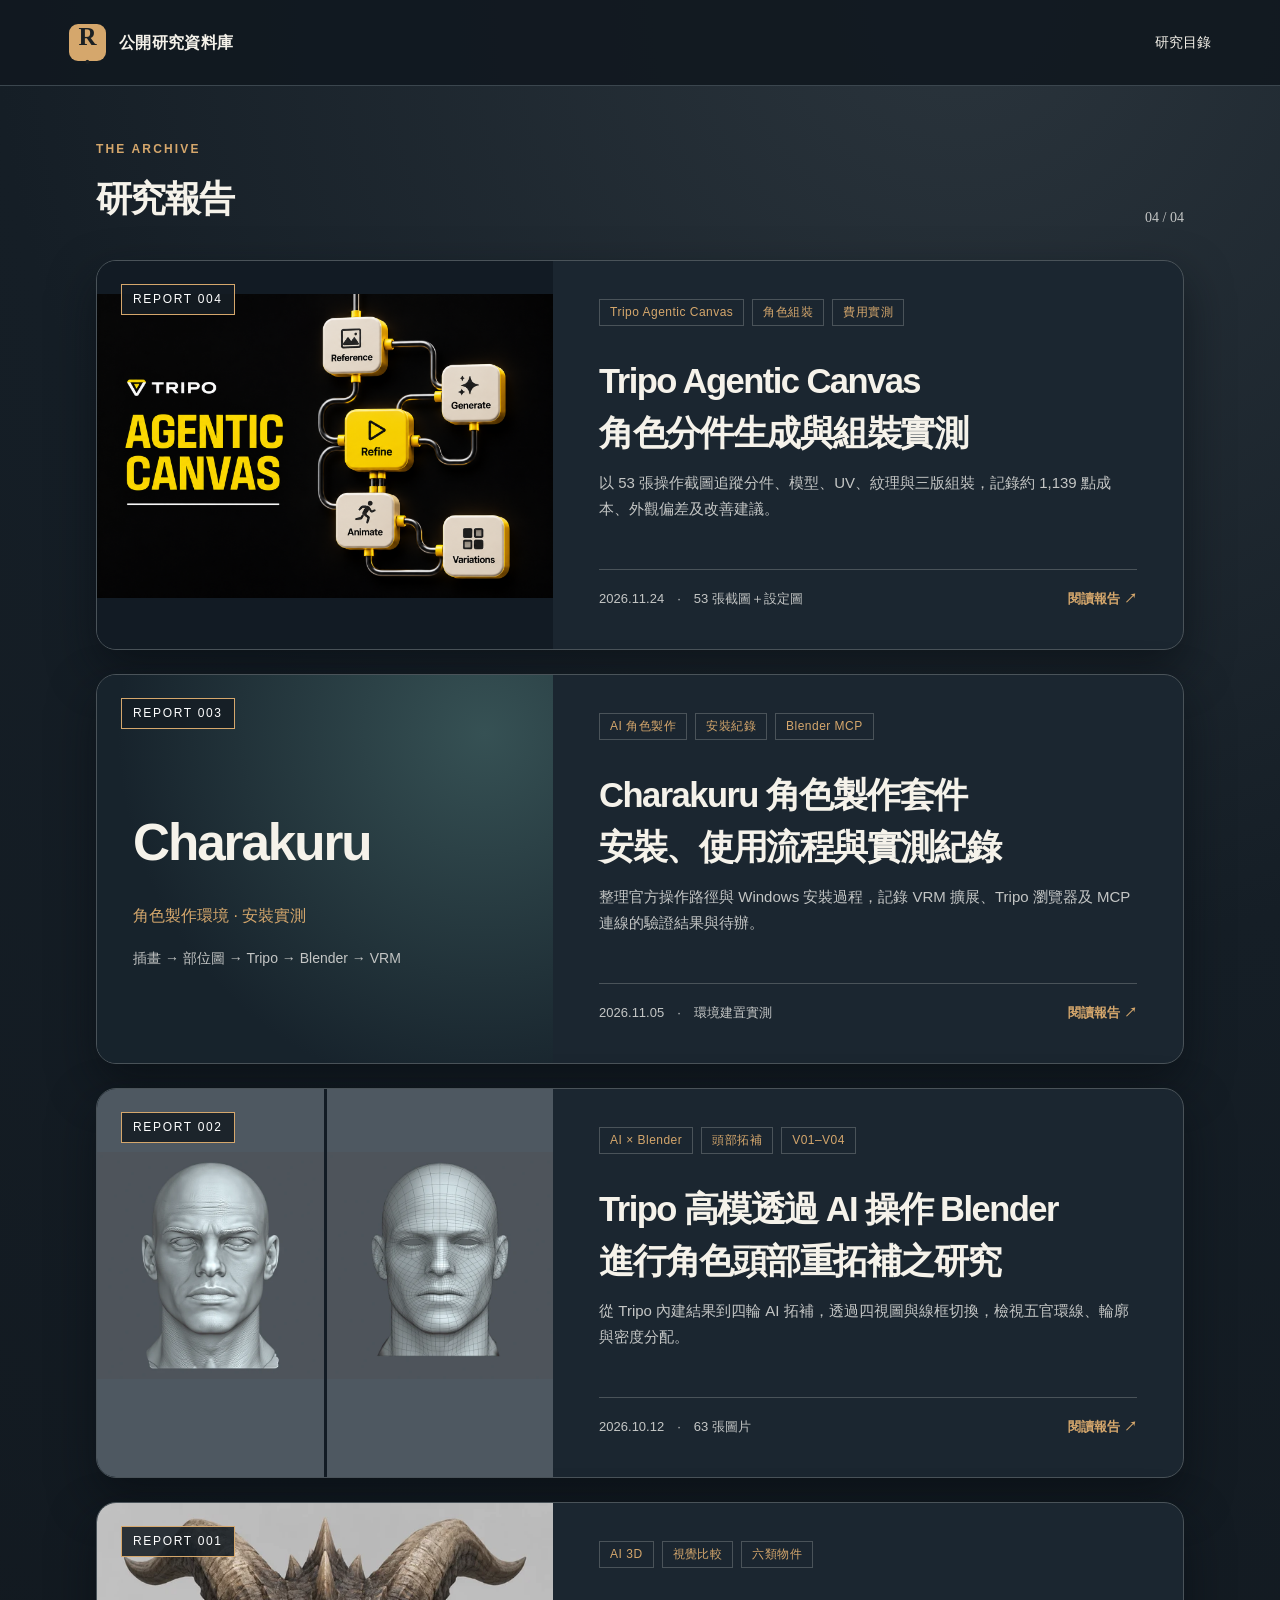
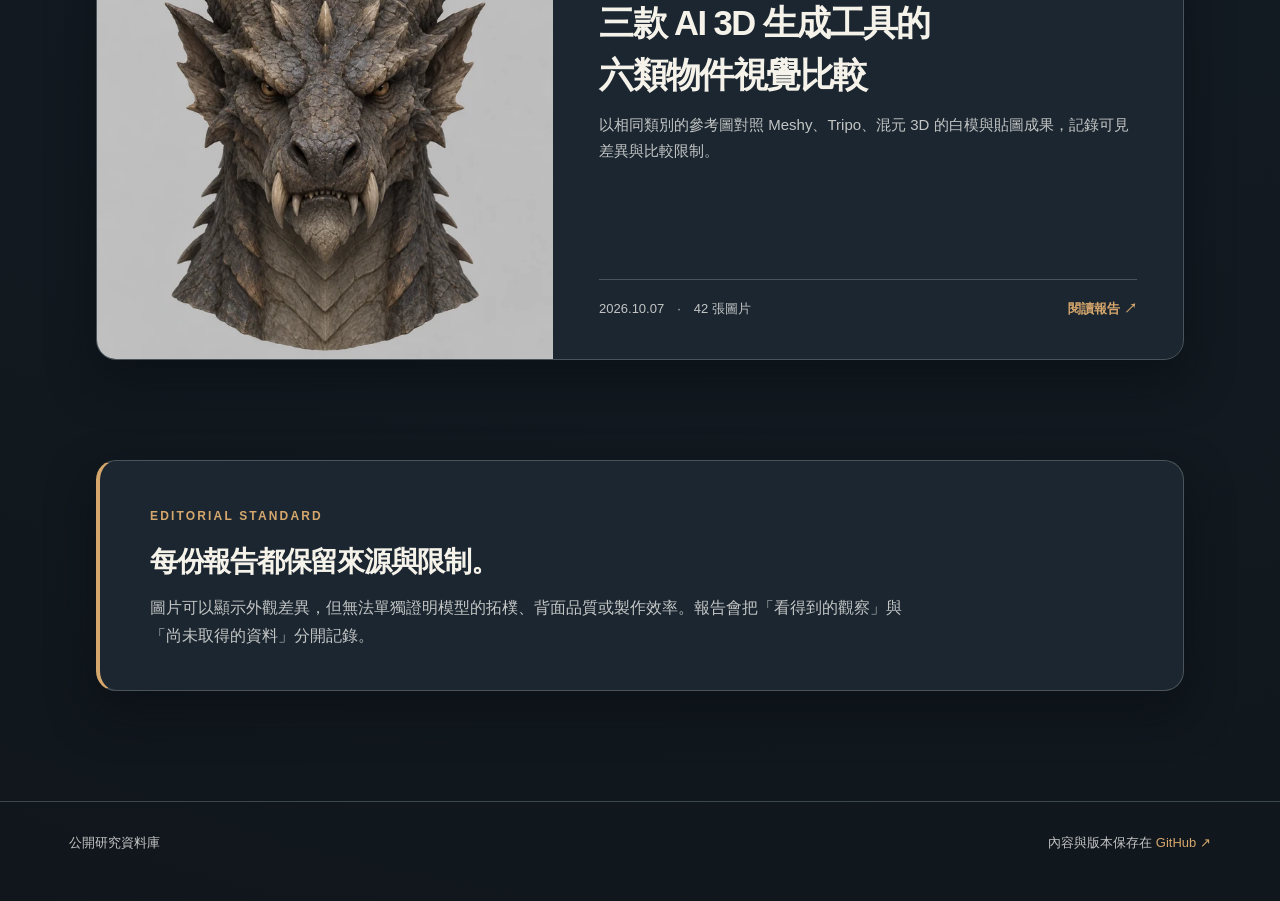
<file: index.html>
<!doctype html>
<html lang="zh-Hant">
<head>
  <meta charset="utf-8">
  <meta name="viewport" content="width=device-width, initial-scale=1">
  <meta name="theme-color" content="#111820">
  <meta name="description" content="公開研究資料庫：保存研究問題、可查證的證據與持續更新的報告。">
  <title>公開研究資料庫</title>
  <link rel="icon" type="image/svg+xml" href="data:image/svg+xml,%3Csvg xmlns='http://www.w3.org/2000/svg' viewBox='0 0 64 64'%3E%3Crect width='64' height='64' rx='13' fill='%231b2630'/%3E%3Cpath d='M16 17h15q6 0 6 7v23H22q-6 0-6-7zm32 0H33q-6 0-6 7v23h15q6 0 6-7z' fill='none' stroke='%23d5a76c' stroke-width='3'/%3E%3C/svg%3E">
  <link rel="stylesheet" href="styles.css">
  <link rel="stylesheet" href="theme-b8.css">
  <link rel="stylesheet" href="topology-report.css">
  <link rel="stylesheet" href="charakuru-report.css">
</head>
<body class="b8-theme">
  <header class="site-header">
    <a class="brand" href="./" aria-label="公開研究資料庫首頁"><span class="brand-mark">R<span class="brand-dot">·</span></span><span>公開研究資料庫</span></a>
    <nav aria-label="主選單"><a class="nav-active" href="./">研究目錄</a></nav>
  </header>
  <main>
    <section class="listing" aria-labelledby="reports-title">
      <div class="section-heading"><div><span class="overline">THE ARCHIVE</span><h1 id="reports-title">研究報告</h1></div><span class="listing-count">04 / 04</span></div>
      <a class="report-card" href="reports/tripo-agentic-canvas-character.html">
        <div class="report-cover"><img decoding="async" src="assets/tripo-agentic-canvas/agentic-canvas-directory-redrawn.png" alt="Tripo Agentic Canvas 功能節點示意封面，依參考圖以 AI 重繪" style="object-fit:contain"><span class="cover-index">REPORT 004</span></div>
        <div class="report-card-body"><div class="tag-row"><span class="tag">Tripo Agentic Canvas</span><span class="tag">角色組裝</span><span class="tag">費用實測</span></div><h3>Tripo Agentic Canvas<br>角色分件生成與組裝實測</h3><p>以 53 張操作截圖追蹤分件、模型、UV、紋理與三版組裝，記錄約 1,139 點成本、外觀偏差及改善建議。</p><div class="card-footer"><span>2026.11.24　·　53 張截圖＋設定圖</span><span class="read-link">閱讀報告 ↗</span></div></div>
      </a>
      <a class="report-card" href="reports/charakuru-installation-workflow.html">
        <div class="report-cover charakuru-cover"><span class="cover-index">REPORT 003</span><strong>Charakuru</strong><span class="cover-subtitle">角色製作環境 · 安裝實測</span><span class="cover-flow">插畫 → 部位圖 → Tripo → Blender → VRM</span></div>
        <div class="report-card-body"><div class="tag-row"><span class="tag">AI 角色製作</span><span class="tag">安裝紀錄</span><span class="tag">Blender MCP</span></div><h3>Charakuru 角色製作套件<br>安裝、使用流程與實測紀錄</h3><p>整理官方操作路徑與 Windows 安裝過程，記錄 VRM 擴展、Tripo 瀏覽器及 MCP 連線的驗證結果與待辦。</p><div class="card-footer"><span>2026.11.05　·　環境建置實測</span><span class="read-link">閱讀報告 ↗</span></div></div>
      </a>
      <a class="report-card" href="reports/tripo-blender-retopology.html">
        <div class="report-cover topology-cover"><img decoding="async" src="assets/head-retopology/previews/high_front_solid.webp" alt="Tripo 原始高模"><img decoding="async" src="assets/head-retopology/previews/v04_front_wire.webp" alt="V04 最終版頭部佈線"><span class="cover-index">REPORT 002</span></div>
        <div class="report-card-body"><div class="tag-row"><span class="tag">AI × Blender</span><span class="tag">頭部拓補</span><span class="tag">V01–V04</span></div><h3>Tripo 高模透過 AI 操作 Blender<br>進行角色頭部重拓補之研究</h3><p>從 Tripo 內建結果到四輪 AI 拓補，透過四視圖與線框切換，檢視五官環線、輪廓與密度分配。</p><div class="card-footer"><span>2026.10.12　·　63 張圖片</span><span class="read-link">閱讀報告 <span aria-hidden="true">↗</span></span></div></div>
      </a>
      <a class="report-card" href="reports/3d-generation-comparison.html">
        <div class="report-cover"><img decoding="async" src="assets/3d-comparison/previews/monster-reference.webp" alt="角獸頭像的研究參考圖"><span class="cover-index">REPORT 001</span></div>
        <div class="report-card-body"><div class="tag-row"><span class="tag">AI 3D</span><span class="tag">視覺比較</span><span class="tag">六類物件</span></div><h3>三款 AI 3D 生成工具的<br>六類物件視覺比較</h3><p>以相同類別的參考圖對照 Meshy、Tripo、混元 3D 的白模與貼圖成果，記錄可見差異與比較限制。</p><div class="card-footer"><span>2026.10.07　·　42 張圖片</span><span class="read-link">閱讀報告 <span aria-hidden="true">↗</span></span></div></div>
      </a>
    </section>
    <section class="method-note" aria-labelledby="method-title"><span class="overline">EDITORIAL STANDARD</span><h2 id="method-title">每份報告都保留來源與限制。</h2><p>圖片可以顯示外觀差異，但無法單獨證明模型的拓樸、背面品質或製作效率。報告會把「看得到的觀察」與「尚未取得的資料」分開記錄。</p></section>
  </main>
  <footer class="site-footer"><span>公開研究資料庫</span><span>內容與版本保存在 <a href="https://github.com/pastfantast-glitch/open-research-library">GitHub ↗</a></span></footer>
</body>
</html>
</file>
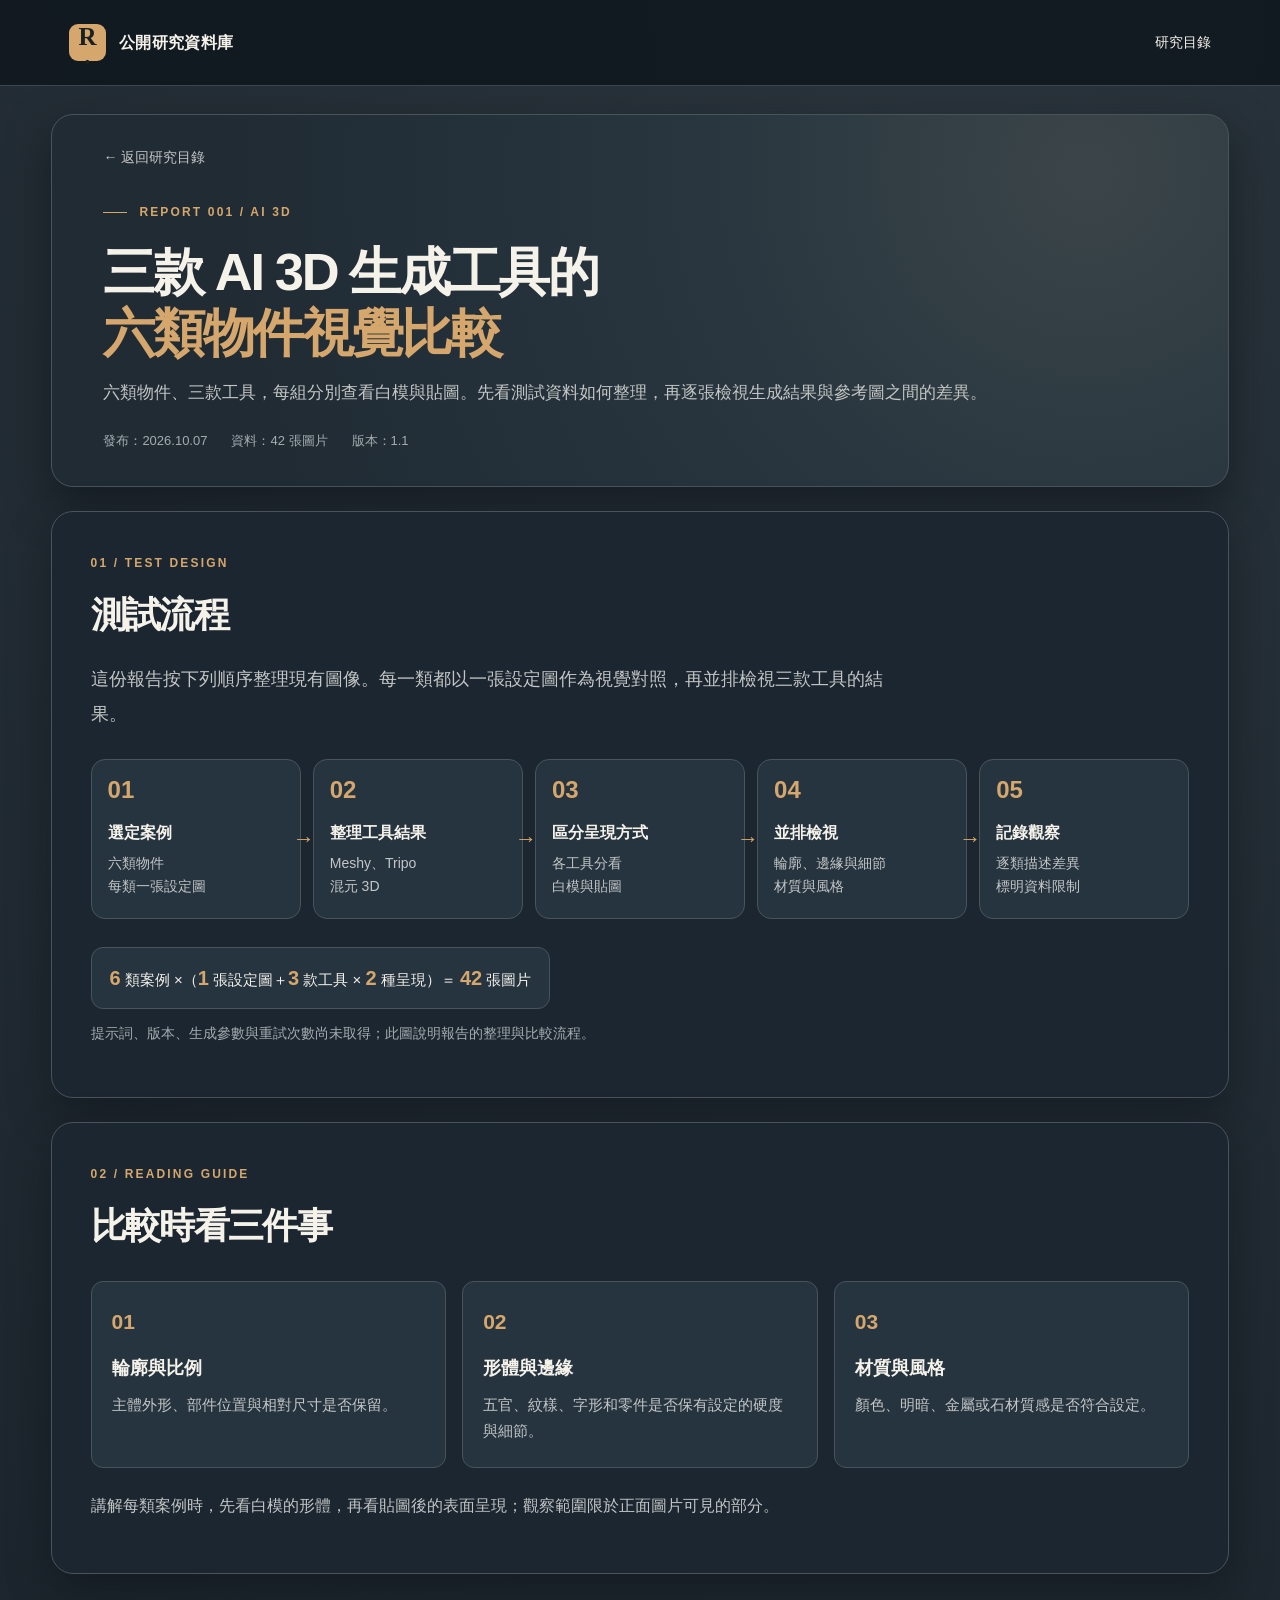
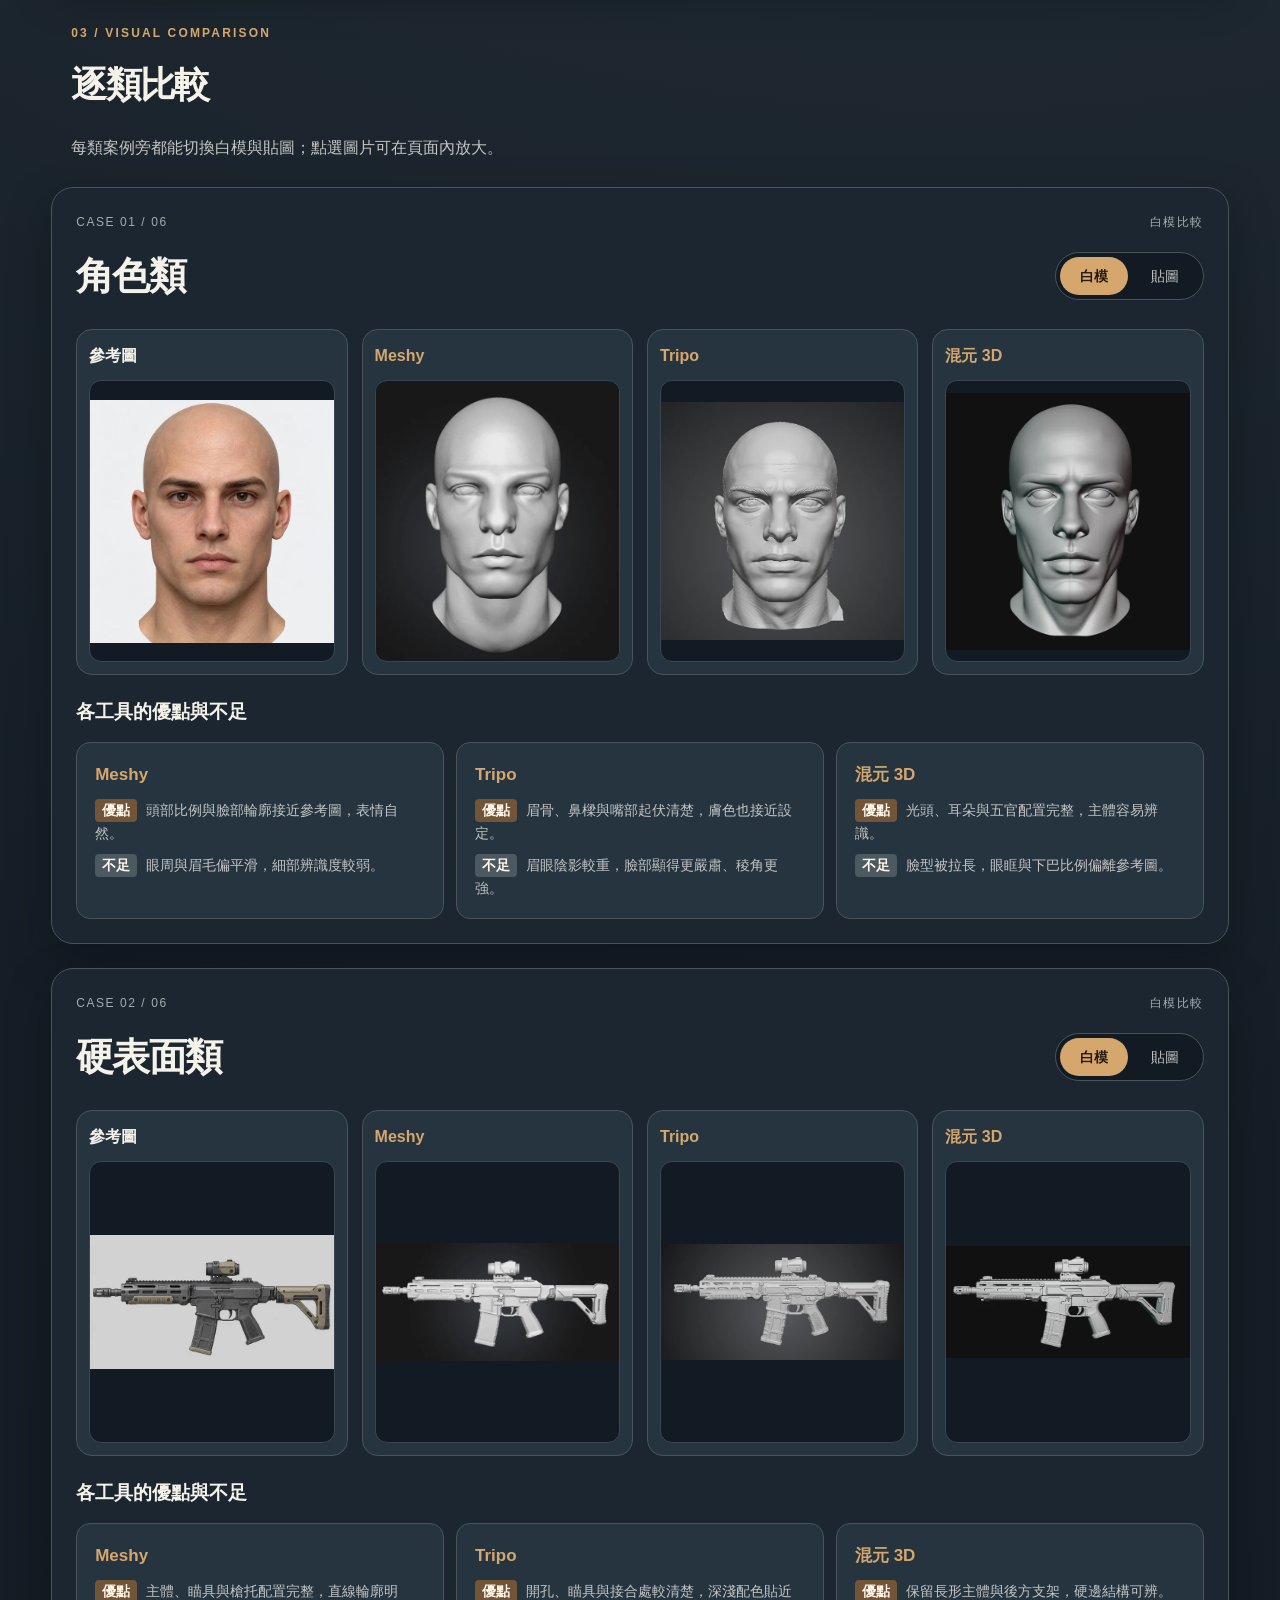
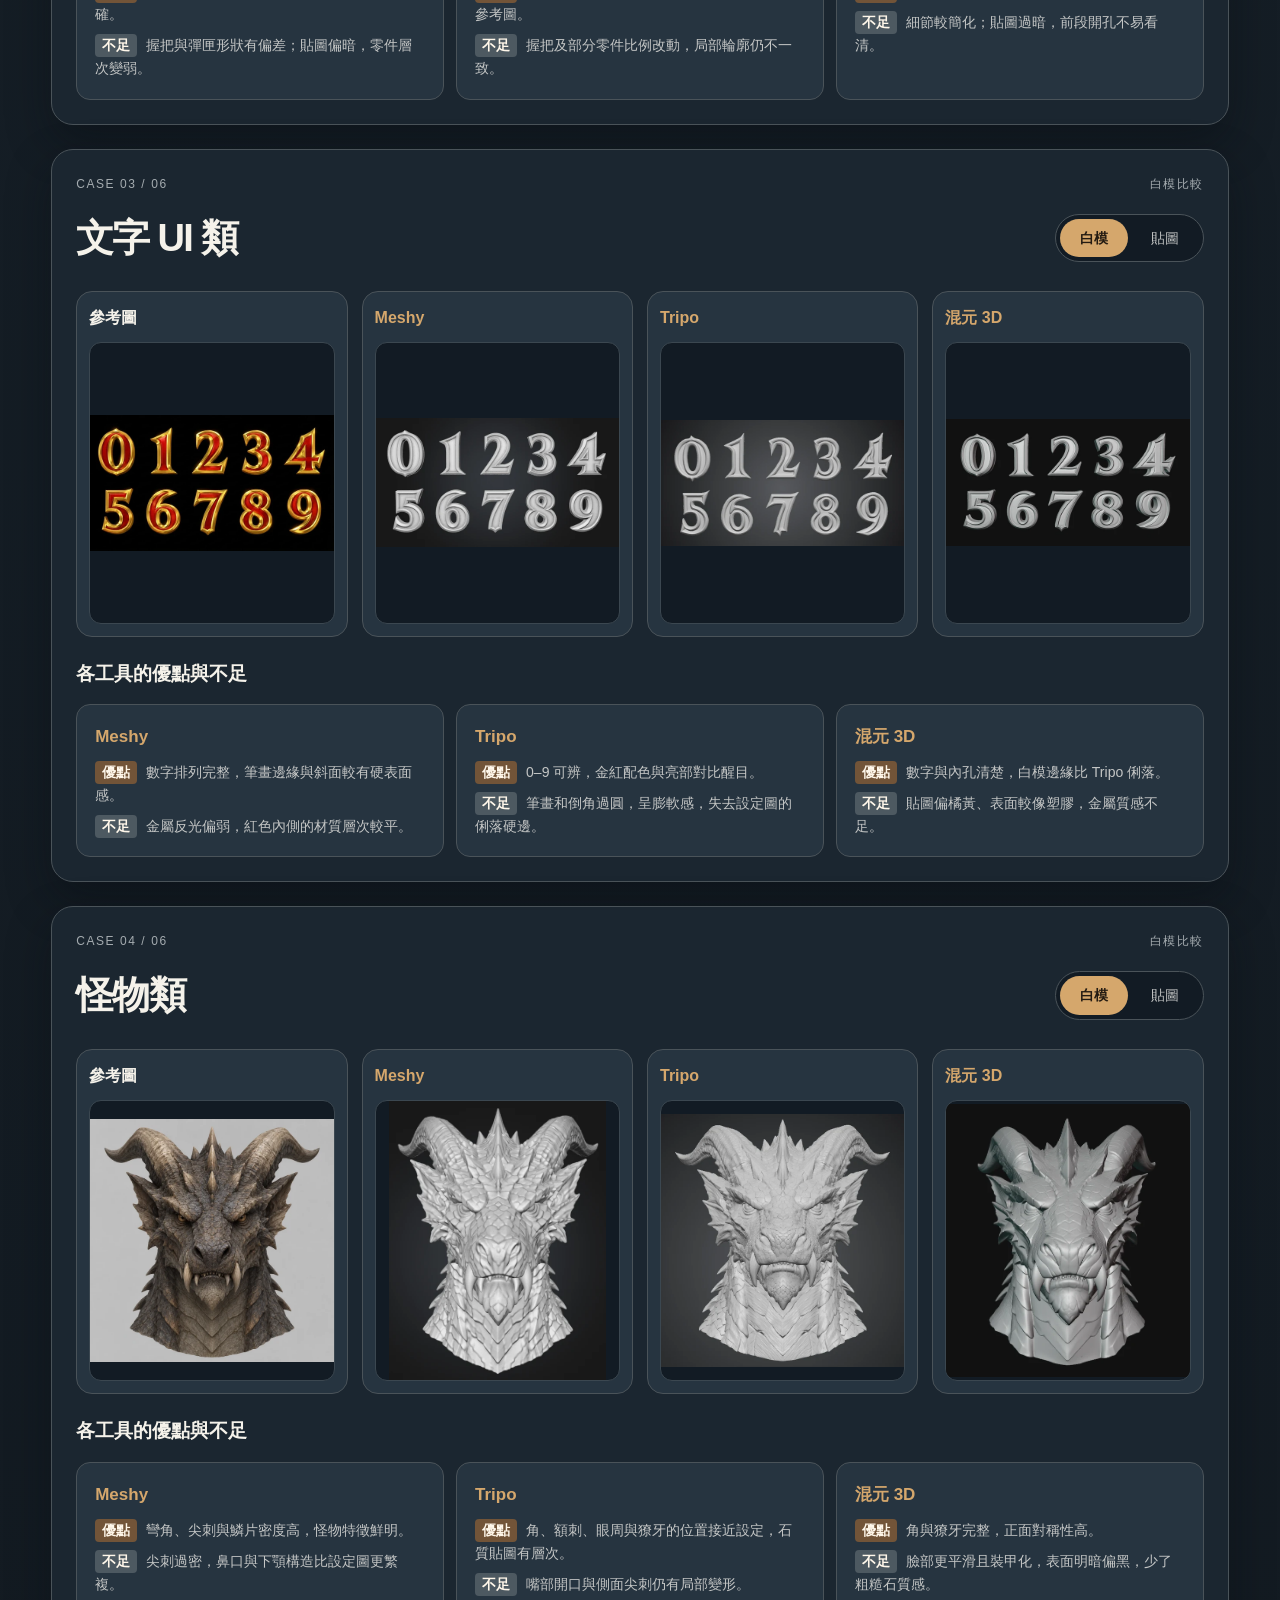
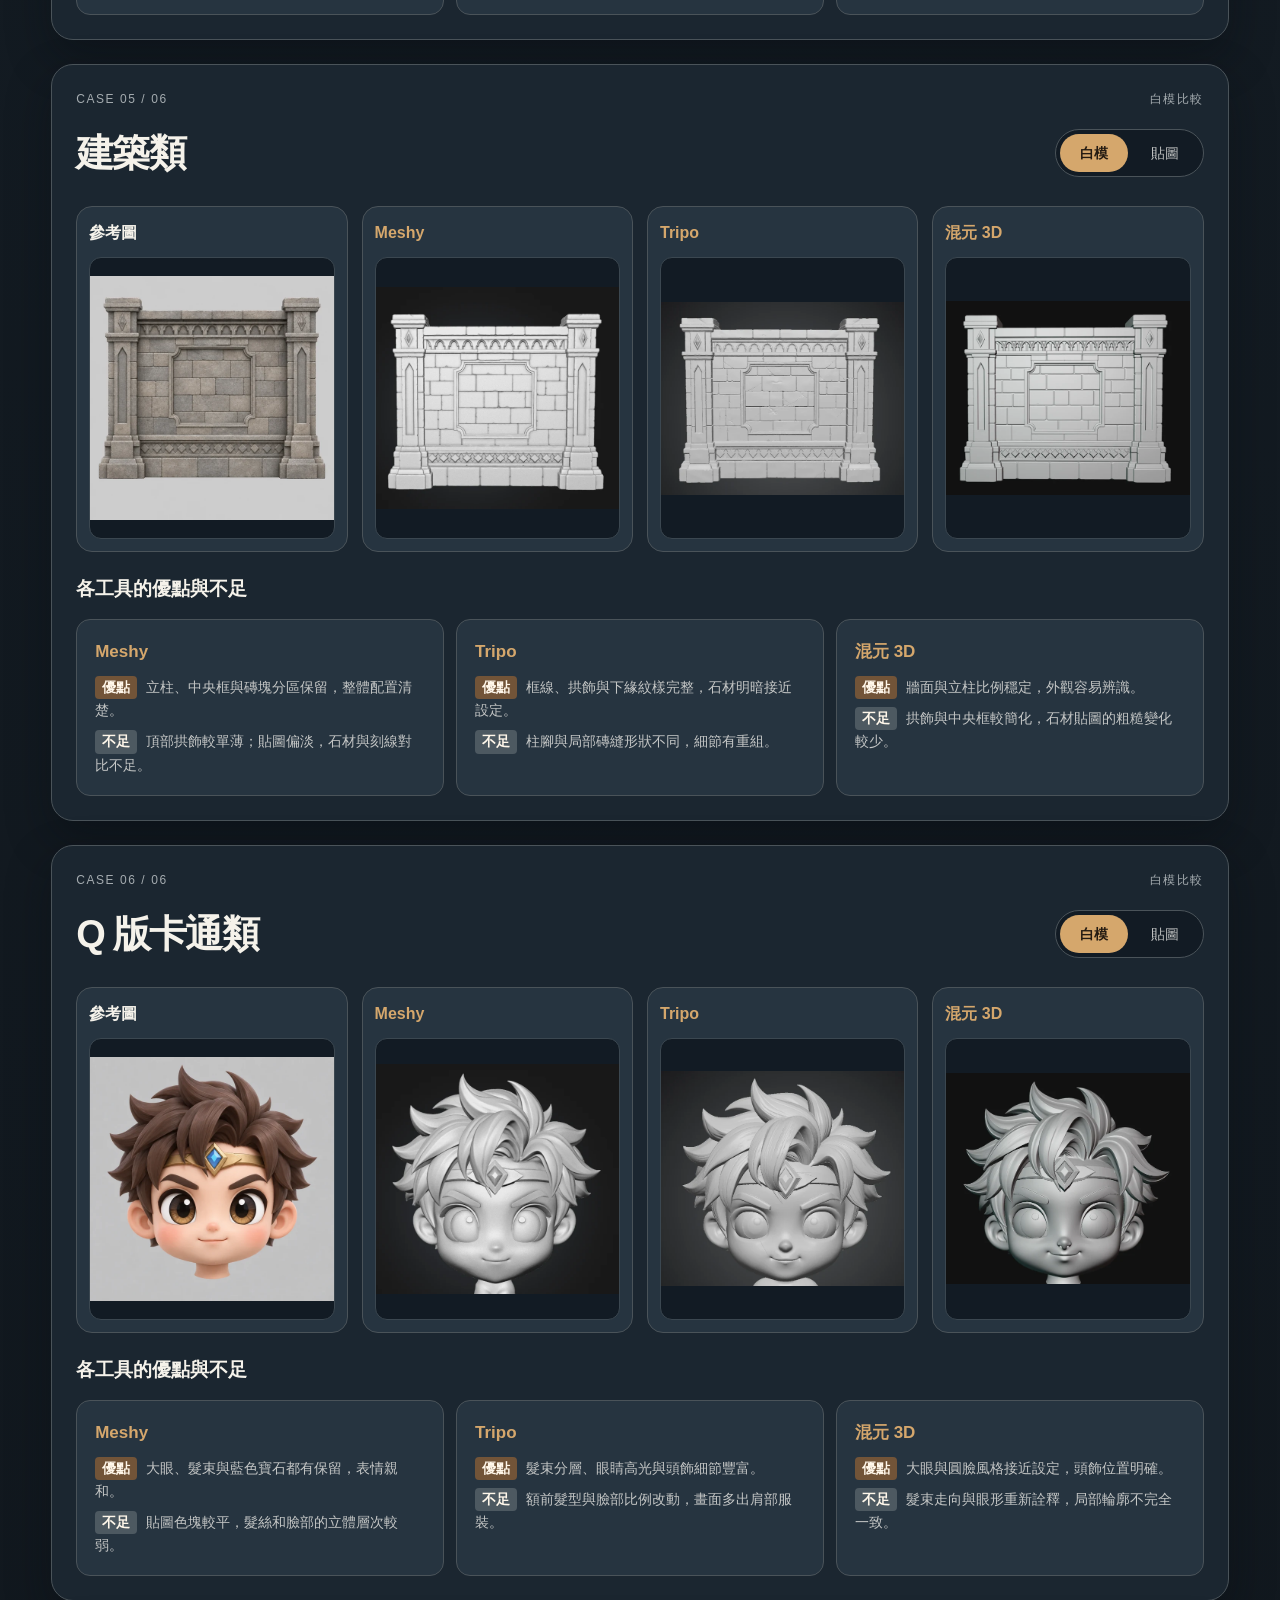
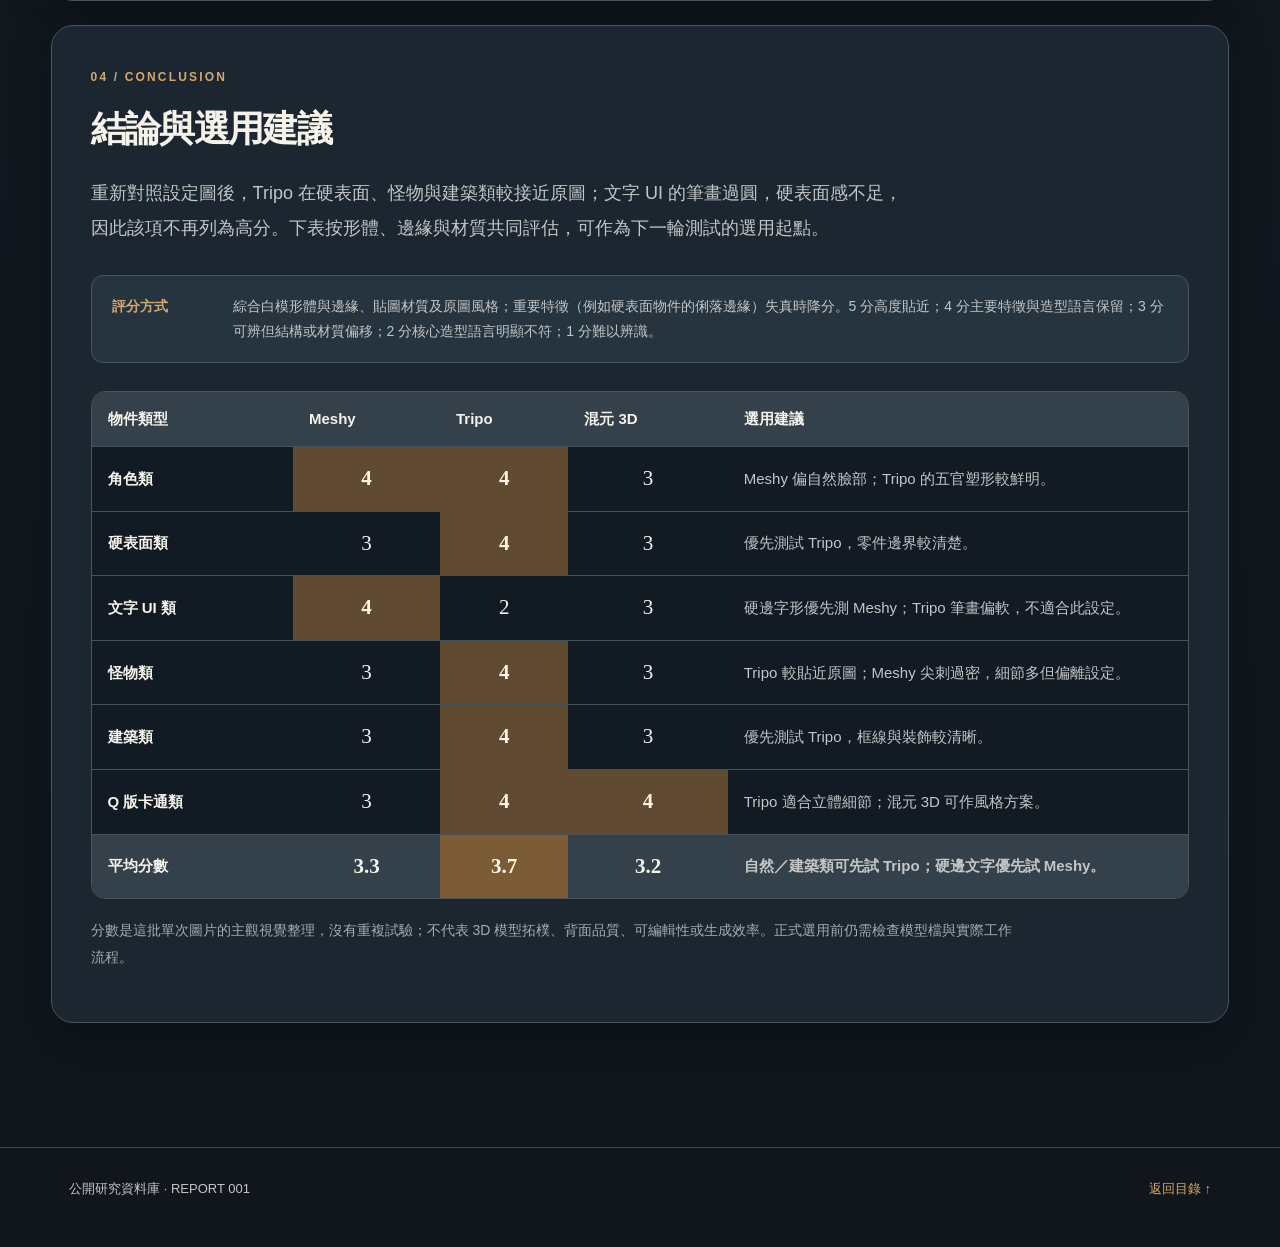
<file: reports/3d-generation-comparison.html>
<!doctype html>
<html lang="zh-Hant">
<head>
  <meta charset="utf-8">
  <meta name="viewport" content="width=device-width, initial-scale=1">
  <meta name="theme-color" content="#111820">
  <meta name="description" content="以六類物件的 42 張圖片，比較 Meshy、Tripo、混元 3D 的白模與貼圖成果。">
  <title>三款 AI 3D 生成工具的六類物件視覺比較｜公開研究資料庫</title>
  <link rel="icon" type="image/svg+xml" href="data:image/svg+xml,%3Csvg xmlns='http://www.w3.org/2000/svg' viewBox='0 0 64 64'%3E%3Crect width='64' height='64' rx='13' fill='%231b2630'/%3E%3Cpath d='M16 17h15q6 0 6 7v23H22q-6 0-6-7zm32 0H33q-6 0-6 7v23h15q6 0 6-7z' fill='none' stroke='%23d5a76c' stroke-width='3'/%3E%3C/svg%3E">
  <link rel="stylesheet" href="../styles.css">
  <link rel="stylesheet" href="../report-controls.css">
  <link rel="stylesheet" href="../theme-b8.css">
  <script src="../image-lightbox.js?v=1" defer></script><script src="../report.js?v=3" defer></script>
</head>
<body class="b8-theme">
  <header class="site-header"><a class="brand" href="../" aria-label="公開研究資料庫首頁"><span class="brand-mark">R<span class="brand-dot">·</span></span><span>公開研究資料庫</span></a><nav aria-label="主選單"><a href="../">研究目錄</a></nav></header>
  <main class="report-page">
    <div class="report-heading"><a class="back-link" href="../">← 返回研究目錄</a><div class="eyebrow"><span class="eyebrow-line"></span> REPORT 001 / AI 3D</div><h1>三款 AI 3D 生成工具的<br><em>六類物件視覺比較</em></h1><p class="report-deck">六類物件、三款工具，每組分別查看白模與貼圖。先看測試資料如何整理，再逐張檢視生成結果與參考圖之間的差異。</p><div class="byline"><span>發布：2026.10.07</span><span>資料：42 張圖片</span><span>版本：1.1</span></div></div>
    <div class="report-layout">
      <div class="report-body">
        <section id="process" class="article-section process-section" aria-labelledby="process-title"><span class="section-num">01 / TEST DESIGN</span><h2 id="process-title">測試流程</h2><p>這份報告按下列順序整理現有圖像。每一類都以一張設定圖作為視覺對照，再並排檢視三款工具的結果。</p><ol class="process-flow"><li><span class="step-index">01</span><h3>選定案例</h3><p>六類物件<br>每類一張設定圖</p></li><li><span class="step-index">02</span><h3>整理工具結果</h3><p>Meshy、Tripo<br>混元 3D</p></li><li><span class="step-index">03</span><h3>區分呈現方式</h3><p>各工具分看<br>白模與貼圖</p></li><li><span class="step-index">04</span><h3>並排檢視</h3><p>輪廓、邊緣與細節<br>材質與風格</p></li><li><span class="step-index">05</span><h3>記錄觀察</h3><p>逐類描述差異<br>標明資料限制</p></li></ol><p class="process-total"><strong>6</strong> 類案例 ×（<strong>1</strong> 張設定圖＋<strong>3</strong> 款工具 × <strong>2</strong> 種呈現）＝ <strong>42</strong> 張圖片</p><p class="process-caveat">提示詞、版本、生成參數與重試次數尚未取得；此圖說明報告的整理與比較流程。</p></section>
        <section id="overview" class="article-section"><span class="section-num">02 / READING GUIDE</span><h2>比較時看三件事</h2><div class="criteria-grid"><div><span>01</span><h3>輪廓與比例</h3><p>主體外形、部件位置與相對尺寸是否保留。</p></div><div><span>02</span><h3>形體與邊緣</h3><p>五官、紋樣、字形和零件是否保有設定的硬度與細節。</p></div><div><span>03</span><h3>材質與風格</h3><p>顏色、明暗、金屬或石材質感是否符合設定。</p></div></div><p>講解每類案例時，先看白模的形體，再看貼圖後的表面呈現；觀察範圍限於正面圖片可見的部分。</p></section>
        <section id="comparison" class="article-section comparison-section"><span class="section-num">03 / VISUAL COMPARISON</span><h2>逐類比較</h2><p>每類案例旁都能切換白模與貼圖；點選圖片可在頁面內放大。</p><div id="comparison-list"></div></section>
        <section id="conclusion" class="article-section conclusion-section"><span class="section-num">04 / CONCLUSION</span><h2>結論與選用建議</h2><p>重新對照設定圖後，Tripo 在硬表面、怪物與建築類較接近原圖；文字 UI 的筆畫過圓，硬表面感不足，因此該項不再列為高分。下表按形體、邊緣與材質共同評估，可作為下一輪測試的選用起點。</p><div class="score-key"><strong>評分方式</strong><span>綜合白模形體與邊緣、貼圖材質及原圖風格；重要特徵（例如硬表面物件的俐落邊緣）失真時降分。5 分高度貼近；4 分主要特徵與造型語言保留；3 分可辨但結構或材質偏移；2 分核心造型語言明顯不符；1 分難以辨識。</span></div><p class="table-swipe-hint">← 左右滑動查看完整評分與建議 →</p><div class="score-table-scroll" role="region" aria-label="六類物件生成結果評分表" tabindex="0"><table class="score-table"><caption>六類物件 × 三款 AI 3D 工具視覺評分</caption><thead><tr><th scope="col">物件類型</th><th scope="col">Meshy</th><th scope="col">Tripo</th><th scope="col">混元 3D</th><th scope="col">選用建議</th></tr></thead><tbody><tr><th scope="row">角色類</th><td class="score-best">4</td><td class="score-best">4</td><td>3</td><td>Meshy 偏自然臉部；Tripo 的五官塑形較鮮明。</td></tr><tr><th scope="row">硬表面類</th><td>3</td><td class="score-best">4</td><td>3</td><td>優先測試 Tripo，零件邊界較清楚。</td></tr><tr><th scope="row">文字 UI 類</th><td class="score-best">4</td><td>2</td><td>3</td><td>硬邊字形優先測 Meshy；Tripo 筆畫偏軟，不適合此設定。</td></tr><tr><th scope="row">怪物類</th><td>3</td><td class="score-best">4</td><td>3</td><td>Tripo 較貼近原圖；Meshy 尖刺過密，細節多但偏離設定。</td></tr><tr><th scope="row">建築類</th><td>3</td><td class="score-best">4</td><td>3</td><td>優先測試 Tripo，框線與裝飾較清晰。</td></tr><tr><th scope="row">Q 版卡通類</th><td>3</td><td class="score-best">4</td><td class="score-best">4</td><td>Tripo 適合立體細節；混元 3D 可作風格方案。</td></tr></tbody><tfoot><tr><th scope="row">平均分數</th><td>3.3</td><td class="score-best">3.7</td><td>3.2</td><td>自然／建築類可先試 Tripo；硬邊文字優先試 Meshy。</td></tr></tfoot></table></div><p class="score-note">分數是這批單次圖片的主觀視覺整理，沒有重複試驗；不代表 3D 模型拓樸、背面品質、可編輯性或生成效率。正式選用前仍需檢查模型檔與實際工作流程。</p></section>
      </div>
    </div>
  </main>
  <dialog id="image-dialog" class="image-dialog" aria-label="圖片放大檢視" aria-describedby="image-dialog-caption">
    <div class="image-dialog-content"><button type="button" class="image-dialog-close" aria-label="關閉放大圖片">關閉 ×</button><img id="image-dialog-image" alt=""><p id="image-dialog-caption"></p></div>
  </dialog>
  <footer class="site-footer"><span>公開研究資料庫 · REPORT 001</span><a href="../">返回目錄 ↑</a></footer>
</body>
</html>
</file>
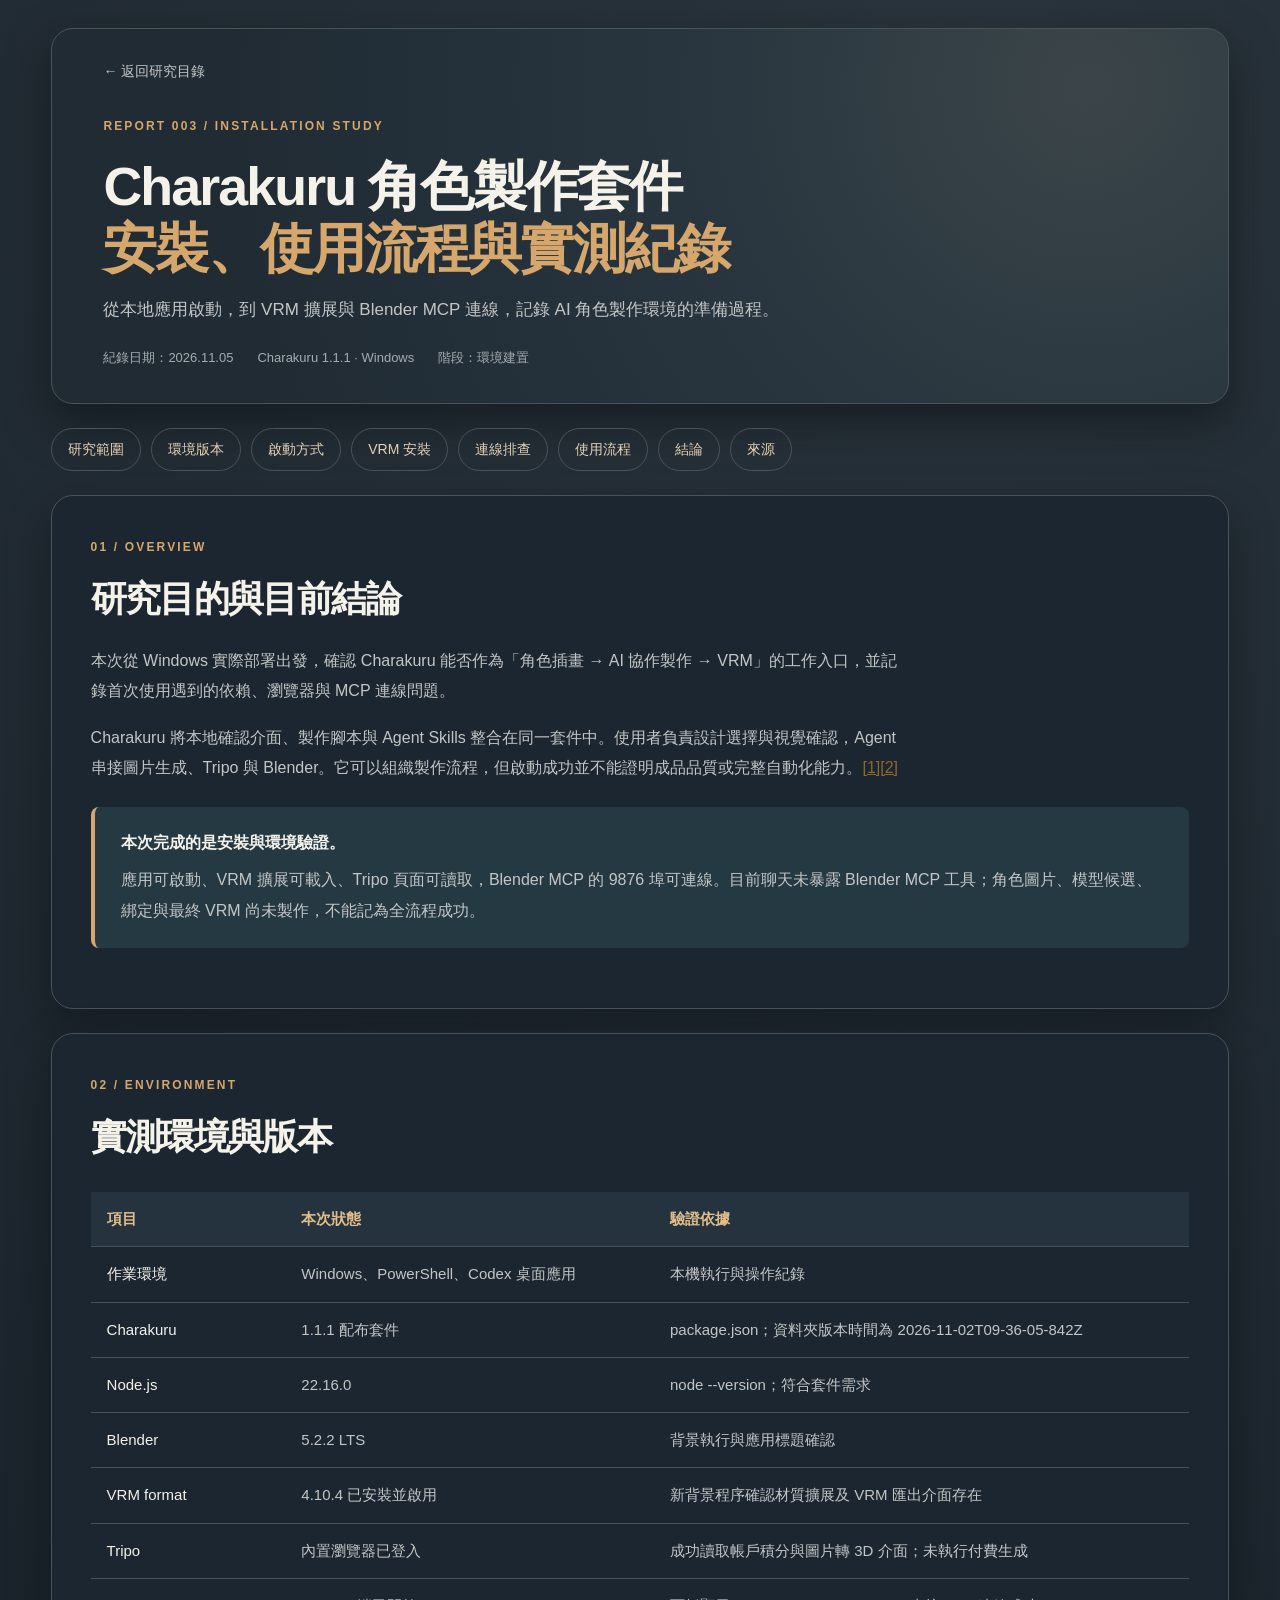
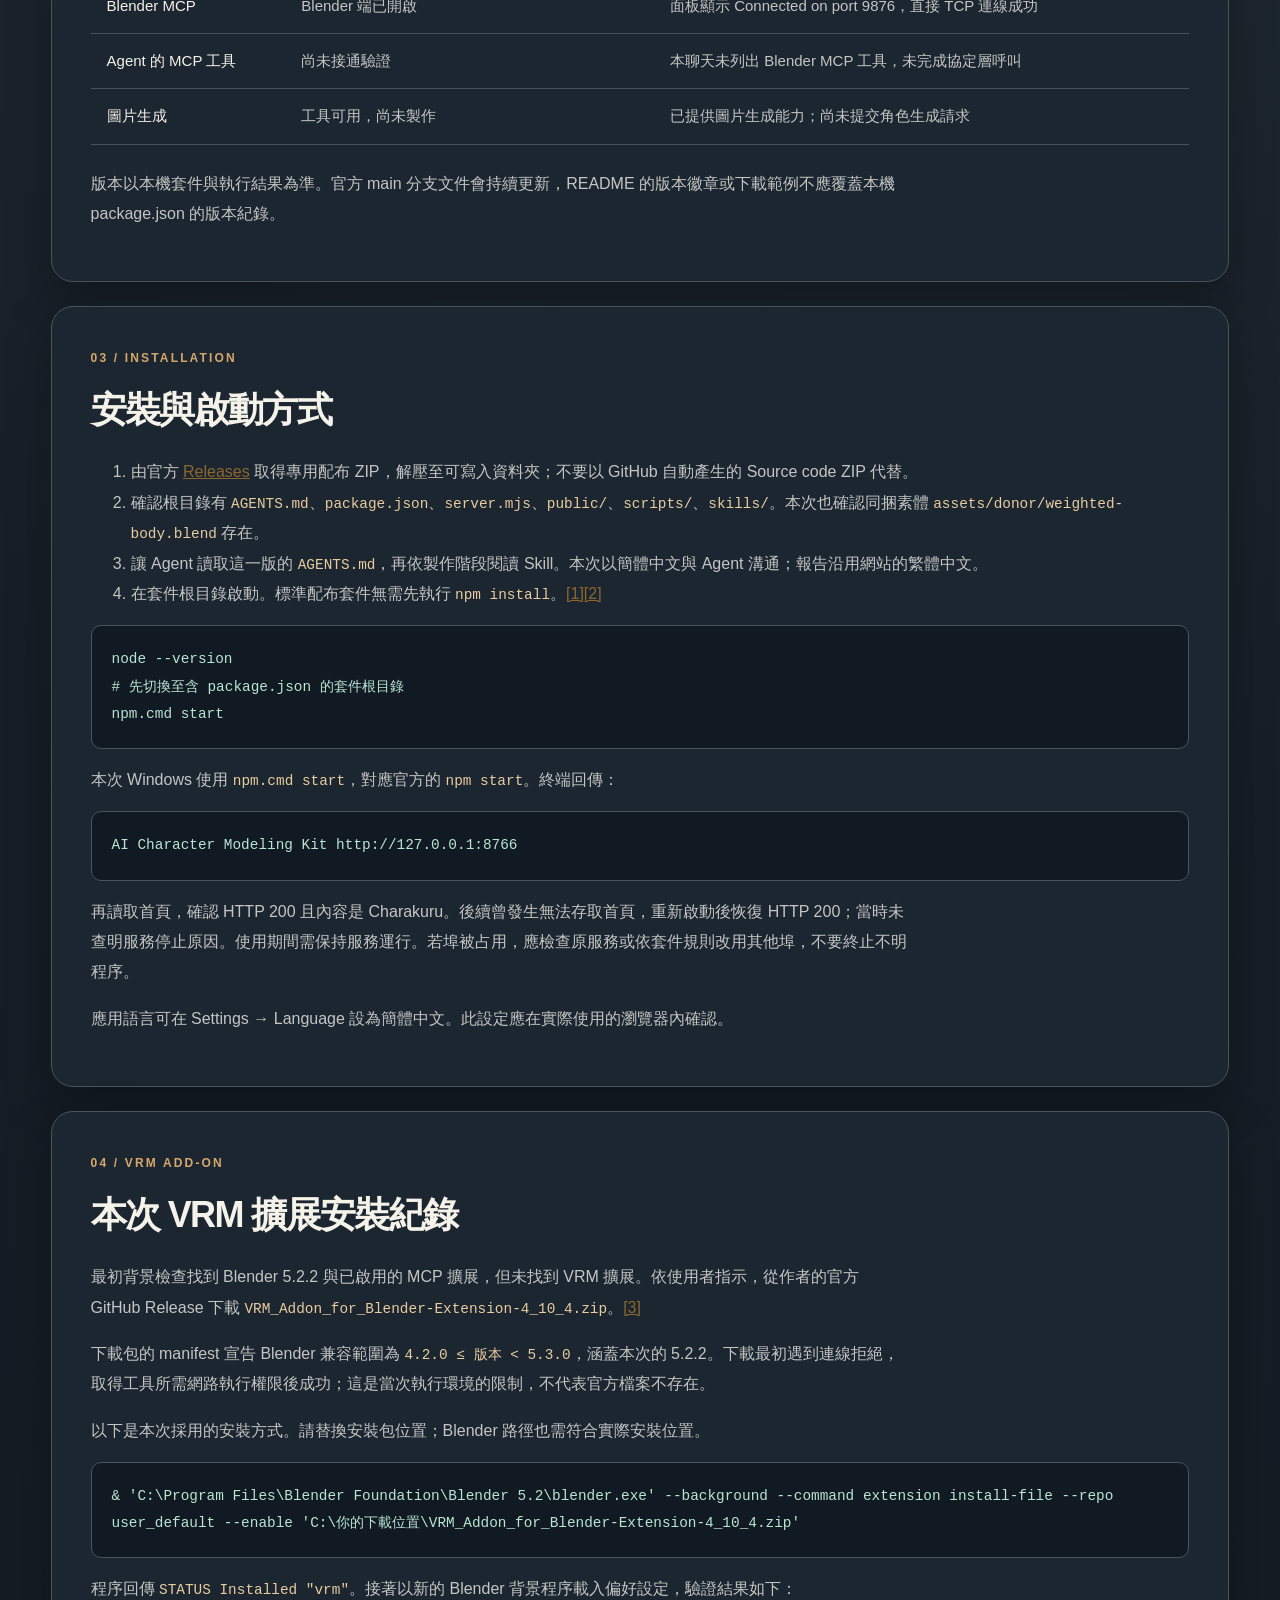
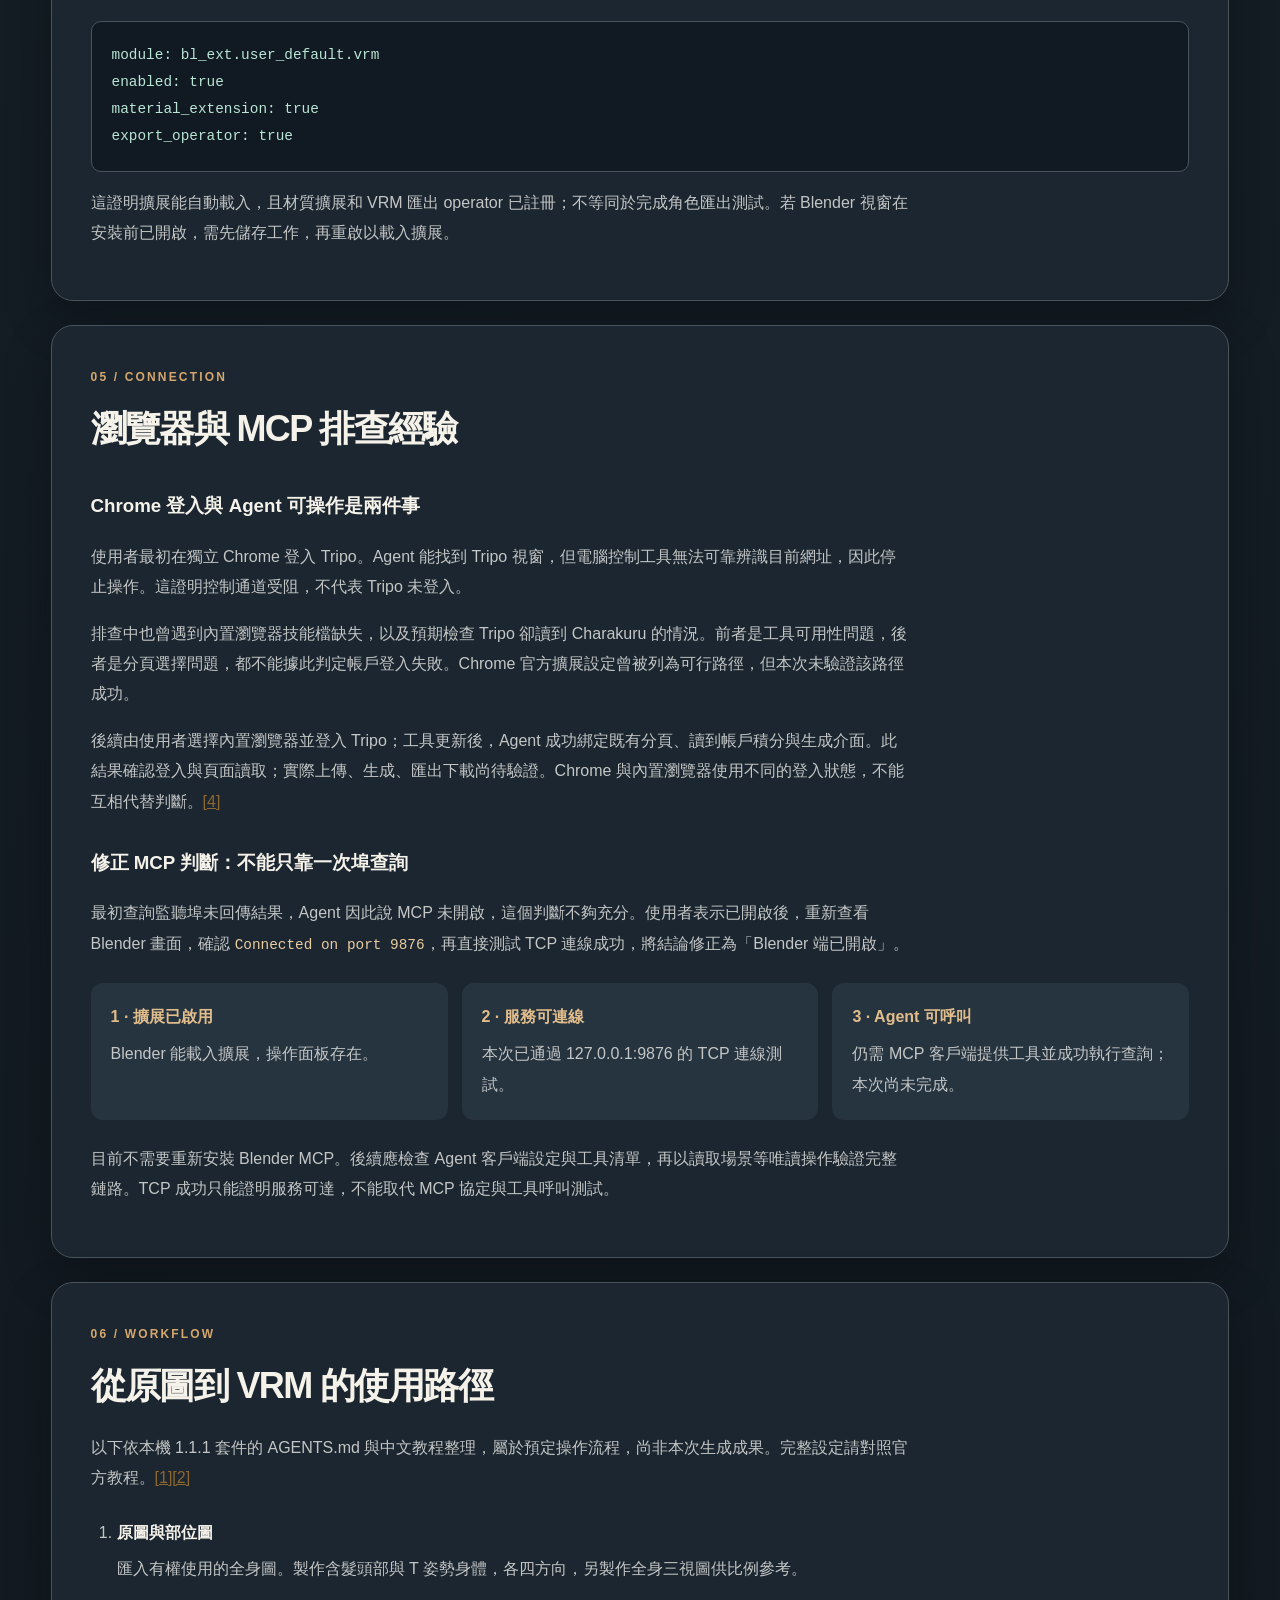
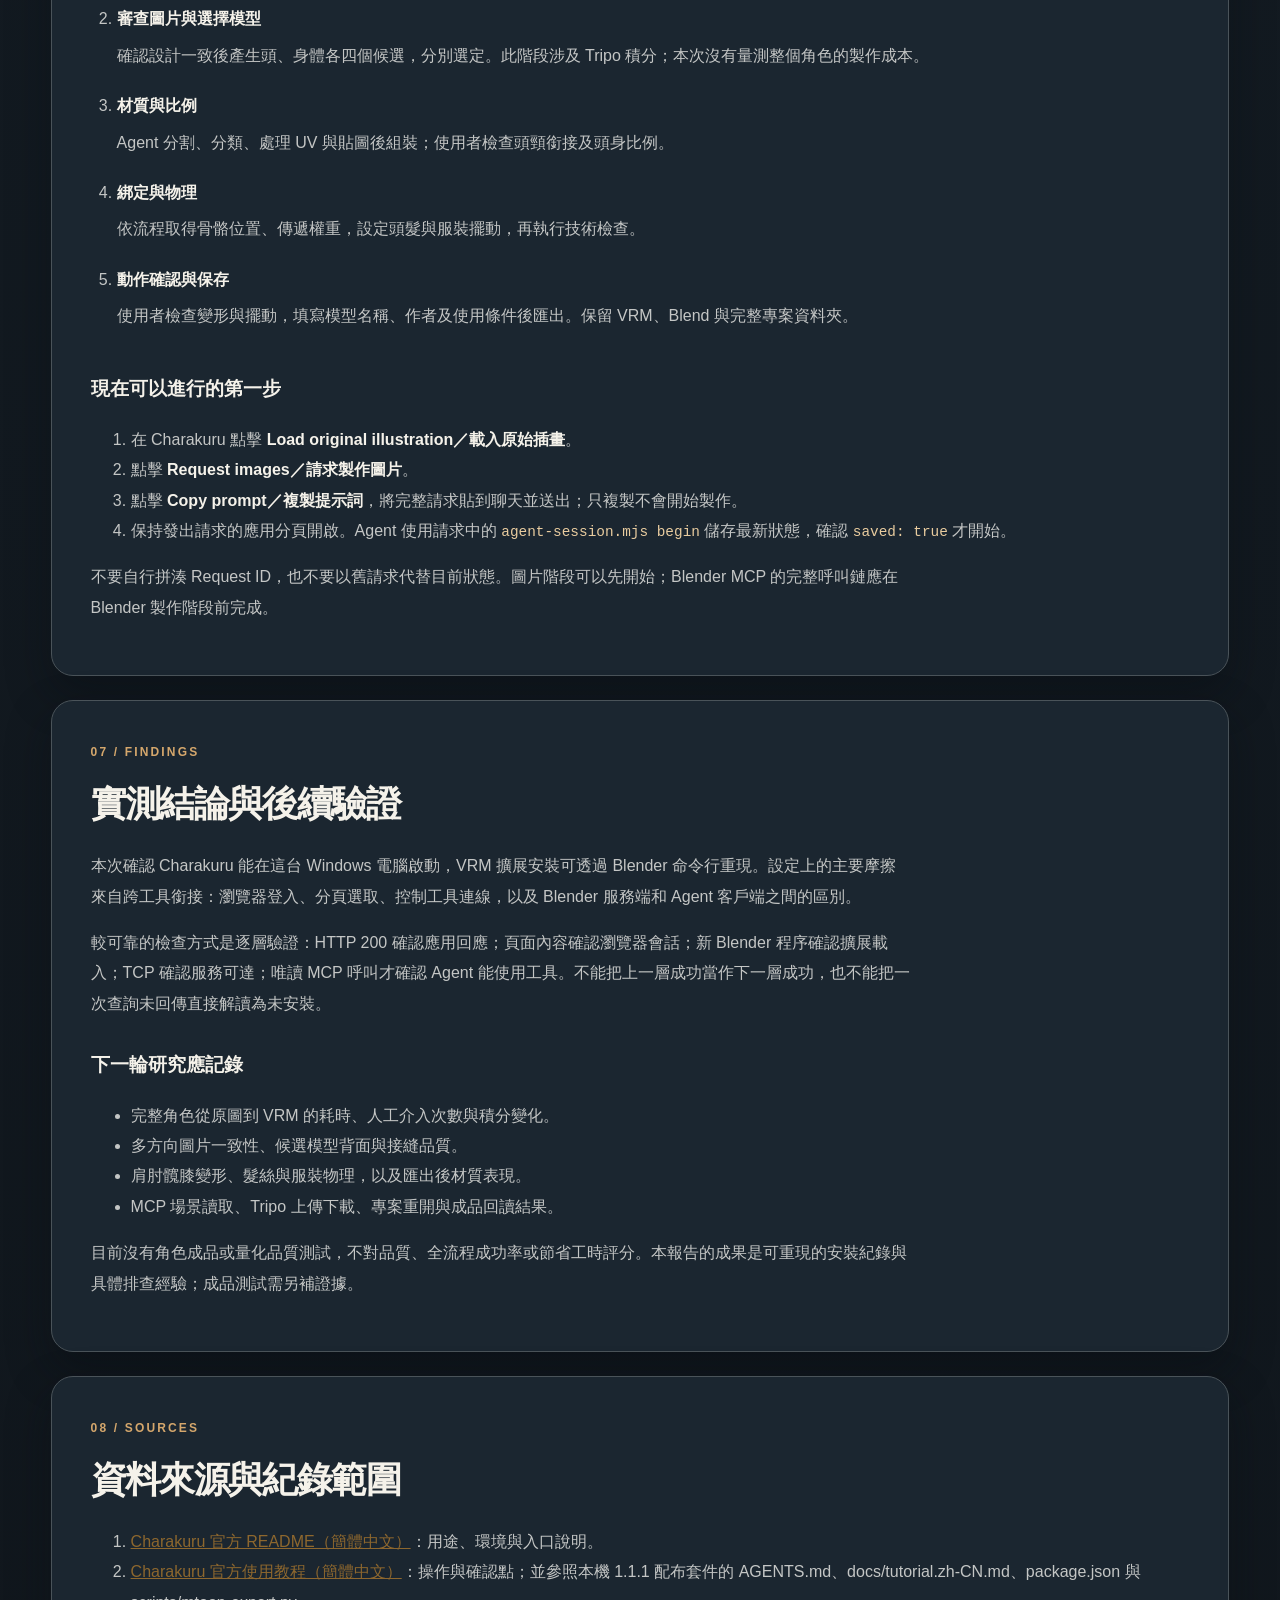
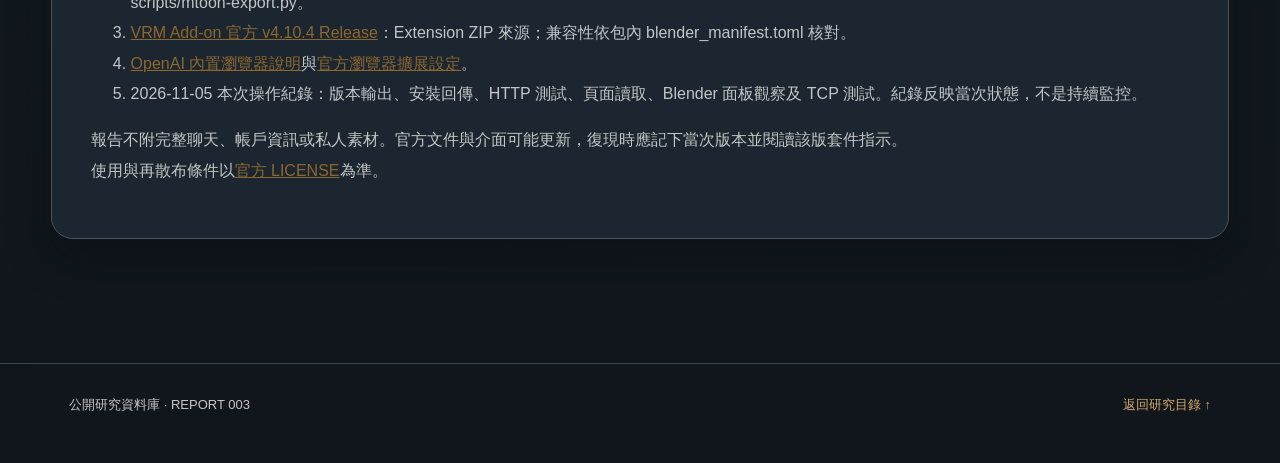
<file: reports/charakuru-installation-workflow.html>
<!doctype html>
<html lang="zh-Hant"><head><meta charset="utf-8"><meta name="viewport" content="width=device-width,initial-scale=1"><meta name="theme-color" content="#111820"><meta name="description" content="Charakuru 1.1.1 在 Windows 的安裝與使用紀錄，包含 VRM 擴展、Tripo 瀏覽器與 Blender MCP 排查。"><title>Charakuru 安裝、使用流程與實測紀錄｜公開研究資料庫</title><link rel="stylesheet" href="../styles.css"><link rel="stylesheet" href="../theme-b8.css"><link rel="stylesheet" href="../charakuru-report.css"></head>
<body class="b8-theme charakuru-report"><main class="report-page">
<header class="report-heading"><a class="back-link" href="../">← 返回研究目錄</a><div class="eyebrow">REPORT 003 / INSTALLATION STUDY</div><h1>Charakuru 角色製作套件<br><em>安裝、使用流程與實測紀錄</em></h1><p class="report-deck">從本地應用啟動，到 VRM 擴展與 Blender MCP 連線，記錄 AI 角色製作環境的準備過程。</p><div class="byline"><span>紀錄日期：2026.11.05</span><span>Charakuru 1.1.1 · Windows</span><span>階段：環境建置</span></div></header>
<nav class="report-toc" aria-label="報告章節"><a href="#scope">研究範圍</a><a href="#environment">環境版本</a><a href="#install">啟動方式</a><a href="#vrm">VRM 安裝</a><a href="#connection">連線排查</a><a href="#workflow">使用流程</a><a href="#findings">結論</a><a href="#sources">來源</a></nav>
<div class="report-body">
<section id="scope" class="article-section"><span class="section-num">01 / OVERVIEW</span><h2>研究目的與目前結論</h2>
<p>本次從 Windows 實際部署出發，確認 Charakuru 能否作為「角色插畫 → AI 協作製作 → VRM」的工作入口，並記錄首次使用遇到的依賴、瀏覽器與 MCP 連線問題。</p>
<p>Charakuru 將本地確認介面、製作腳本與 Agent Skills 整合在同一套件中。使用者負責設計選擇與視覺確認，Agent 串接圖片生成、Tripo 與 Blender。它可以組織製作流程，但啟動成功並不能證明成品品質或完整自動化能力。<a href="#sources">[1][2]</a></p>
<div class="status-note"><strong>本次完成的是安裝與環境驗證。</strong><p>應用可啟動、VRM 擴展可載入、Tripo 頁面可讀取，Blender MCP 的 9876 埠可連線。目前聊天未暴露 Blender MCP 工具；角色圖片、模型候選、綁定與最終 VRM 尚未製作，不能記為全流程成功。</p></div></section>
<section id="environment" class="article-section"><span class="section-num">02 / ENVIRONMENT</span><h2>實測環境與版本</h2>
<div class="table-wrap" tabindex="0" role="region" aria-label="環境驗證表，可水平捲動"><table><thead><tr><th>項目</th><th>本次狀態</th><th>驗證依據</th></tr></thead><tbody>
<tr><td>作業環境</td><td>Windows、PowerShell、Codex 桌面應用</td><td>本機執行與操作紀錄</td></tr>
<tr><td>Charakuru</td><td>1.1.1 配布套件</td><td>package.json；資料夾版本時間為 2026-11-02T09-36-05-842Z</td></tr>
<tr><td>Node.js</td><td>22.16.0</td><td>node --version；符合套件需求</td></tr>
<tr><td>Blender</td><td>5.2.2 LTS</td><td>背景執行與應用標題確認</td></tr>
<tr><td>VRM format</td><td>4.10.4 已安裝並啟用</td><td>新背景程序確認材質擴展及 VRM 匯出介面存在</td></tr>
<tr><td>Tripo</td><td>內置瀏覽器已登入</td><td>成功讀取帳戶積分與圖片轉 3D 介面；未執行付費生成</td></tr>
<tr><td>Blender MCP</td><td>Blender 端已開啟</td><td>面板顯示 Connected on port 9876，直接 TCP 連線成功</td></tr>
<tr><td>Agent 的 MCP 工具</td><td>尚未接通驗證</td><td>本聊天未列出 Blender MCP 工具，未完成協定層呼叫</td></tr>
<tr><td>圖片生成</td><td>工具可用，尚未製作</td><td>已提供圖片生成能力；尚未提交角色生成請求</td></tr></tbody></table></div>
<p>版本以本機套件與執行結果為準。官方 main 分支文件會持續更新，README 的版本徽章或下載範例不應覆蓋本機 package.json 的版本紀錄。</p></section>
<section id="install" class="article-section"><span class="section-num">03 / INSTALLATION</span><h2>安裝與啟動方式</h2>
<ol><li>由官方 <a href="https://github.com/nanocle/Charakuru/releases">Releases</a> 取得專用配布 ZIP，解壓至可寫入資料夾；不要以 GitHub 自動產生的 Source code ZIP 代替。</li>
<li>確認根目錄有 <code>AGENTS.md</code>、<code>package.json</code>、<code>server.mjs</code>、<code>public/</code>、<code>scripts/</code>、<code>skills/</code>。本次也確認同捆素體 <code>assets/donor/weighted-body.blend</code> 存在。</li>
<li>讓 Agent 讀取這一版的 <code>AGENTS.md</code>，再依製作階段閱讀 Skill。本次以簡體中文與 Agent 溝通；報告沿用網站的繁體中文。</li>
<li>在套件根目錄啟動。標準配布套件無需先執行 <code>npm install</code>。<a href="#sources">[1][2]</a></li></ol>
<pre><code>node --version
# 先切換至含 package.json 的套件根目錄
npm.cmd start</code></pre>
<p>本次 Windows 使用 <code>npm.cmd start</code>，對應官方的 <code>npm start</code>。終端回傳：</p>
<pre><code>AI Character Modeling Kit http://127.0.0.1:8766</code></pre>
<p>再讀取首頁，確認 HTTP 200 且內容是 Charakuru。後續曾發生無法存取首頁，重新啟動後恢復 HTTP 200；當時未查明服務停止原因。使用期間需保持服務運行。若埠被占用，應檢查原服務或依套件規則改用其他埠，不要終止不明程序。</p>
<p>應用語言可在 Settings → Language 設為簡體中文。此設定應在實際使用的瀏覽器內確認。</p></section>
<section id="vrm" class="article-section"><span class="section-num">04 / VRM ADD-ON</span><h2>本次 VRM 擴展安裝紀錄</h2>
<p>最初背景檢查找到 Blender 5.2.2 與已啟用的 MCP 擴展，但未找到 VRM 擴展。依使用者指示，從作者的官方 GitHub Release 下載 <code>VRM_Addon_for_Blender-Extension-4_10_4.zip</code>。<a href="https://github.com/saturday06/VRM-Addon-for-Blender/releases/tag/v4.10.4">[3]</a></p>
<p>下載包的 manifest 宣告 Blender 兼容範圍為 <code>4.2.0 ≤ 版本 &lt; 5.3.0</code>，涵蓋本次的 5.2.2。下載最初遇到連線拒絕，取得工具所需網路執行權限後成功；這是當次執行環境的限制，不代表官方檔案不存在。</p>
<p>以下是本次採用的安裝方式。請替換安裝包位置；Blender 路徑也需符合實際安裝位置。</p>
<pre><code>&amp; 'C:\Program Files\Blender Foundation\Blender 5.2\blender.exe' --background --command extension install-file --repo user_default --enable 'C:\你的下載位置\VRM_Addon_for_Blender-Extension-4_10_4.zip'</code></pre>
<p>程序回傳 <code>STATUS Installed "vrm"</code>。接著以新的 Blender 背景程序載入偏好設定，驗證結果如下：</p>
<pre><code>module: bl_ext.user_default.vrm
enabled: true
material_extension: true
export_operator: true</code></pre>
<p>這證明擴展能自動載入，且材質擴展和 VRM 匯出 operator 已註冊；不等同於完成角色匯出測試。若 Blender 視窗在安裝前已開啟，需先儲存工作，再重啟以載入擴展。</p></section>
<section id="connection" class="article-section"><span class="section-num">05 / CONNECTION</span><h2>瀏覽器與 MCP 排查經驗</h2>
<h3>Chrome 登入與 Agent 可操作是兩件事</h3>
<p>使用者最初在獨立 Chrome 登入 Tripo。Agent 能找到 Tripo 視窗，但電腦控制工具無法可靠辨識目前網址，因此停止操作。這證明控制通道受阻，不代表 Tripo 未登入。</p>
<p>排查中也曾遇到內置瀏覽器技能檔缺失，以及預期檢查 Tripo 卻讀到 Charakuru 的情況。前者是工具可用性問題，後者是分頁選擇問題，都不能據此判定帳戶登入失敗。Chrome 官方擴展設定曾被列為可行路徑，但本次未驗證該路徑成功。</p>
<p>後續由使用者選擇內置瀏覽器並登入 Tripo；工具更新後，Agent 成功綁定既有分頁、讀到帳戶積分與生成介面。此結果確認登入與頁面讀取；實際上傳、生成、匯出下載尚待驗證。Chrome 與內置瀏覽器使用不同的登入狀態，不能互相代替判斷。<a href="https://learn.chatgpt.com/docs/browser">[4]</a></p>
<h3>修正 MCP 判斷：不能只靠一次埠查詢</h3>
<p>最初查詢監聽埠未回傳結果，Agent 因此說 MCP 未開啟，這個判斷不夠充分。使用者表示已開啟後，重新查看 Blender 畫面，確認 <code>Connected on port 9876</code>，再直接測試 TCP 連線成功，將結論修正為「Blender 端已開啟」。</p>
<div class="connection-levels"><div><b>1 · 擴展已啟用</b><p>Blender 能載入擴展，操作面板存在。</p></div><div><b>2 · 服務可連線</b><p>本次已通過 127.0.0.1:9876 的 TCP 連線測試。</p></div><div><b>3 · Agent 可呼叫</b><p>仍需 MCP 客戶端提供工具並成功執行查詢；本次尚未完成。</p></div></div>
<p>目前不需要重新安裝 Blender MCP。後續應檢查 Agent 客戶端設定與工具清單，再以讀取場景等唯讀操作驗證完整鏈路。TCP 成功只能證明服務可達，不能取代 MCP 協定與工具呼叫測試。</p></section>
<section id="workflow" class="article-section"><span class="section-num">06 / WORKFLOW</span><h2>從原圖到 VRM 的使用路徑</h2>
<p>以下依本機 1.1.1 套件的 AGENTS.md 與中文教程整理，屬於預定操作流程，尚非本次生成成果。完整設定請對照官方教程。<a href="#sources">[1][2]</a></p>
<ol class="workflow"><li><strong>原圖與部位圖</strong><p>匯入有權使用的全身圖。製作含髮頭部與 T 姿勢身體，各四方向，另製作全身三視圖供比例參考。</p></li>
<li><strong>審查圖片與選擇模型</strong><p>確認設計一致後產生頭、身體各四個候選，分別選定。此階段涉及 Tripo 積分；本次沒有量測整個角色的製作成本。</p></li>
<li><strong>材質與比例</strong><p>Agent 分割、分類、處理 UV 與貼圖後組裝；使用者檢查頭頸銜接及頭身比例。</p></li>
<li><strong>綁定與物理</strong><p>依流程取得骨骼位置、傳遞權重，設定頭髮與服裝擺動，再執行技術檢查。</p></li>
<li><strong>動作確認與保存</strong><p>使用者檢查變形與擺動，填寫模型名稱、作者及使用條件後匯出。保留 VRM、Blend 與完整專案資料夾。</p></li></ol>
<h3>現在可以進行的第一步</h3>
<ol><li>在 Charakuru 點擊 <strong>Load original illustration／載入原始插畫</strong>。</li><li>點擊 <strong>Request images／請求製作圖片</strong>。</li><li>點擊 <strong>Copy prompt／複製提示詞</strong>，將完整請求貼到聊天並送出；只複製不會開始製作。</li><li>保持發出請求的應用分頁開啟。Agent 使用請求中的 <code>agent-session.mjs begin</code> 儲存最新狀態，確認 <code>saved: true</code> 才開始。</li></ol>
<p>不要自行拼湊 Request ID，也不要以舊請求代替目前狀態。圖片階段可以先開始；Blender MCP 的完整呼叫鏈應在 Blender 製作階段前完成。</p></section>
<section id="findings" class="article-section"><span class="section-num">07 / FINDINGS</span><h2>實測結論與後續驗證</h2>
<p>本次確認 Charakuru 能在這台 Windows 電腦啟動，VRM 擴展安裝可透過 Blender 命令行重現。設定上的主要摩擦來自跨工具銜接：瀏覽器登入、分頁選取、控制工具連線，以及 Blender 服務端和 Agent 客戶端之間的區別。</p>
<p>較可靠的檢查方式是逐層驗證：HTTP 200 確認應用回應；頁面內容確認瀏覽器會話；新 Blender 程序確認擴展載入；TCP 確認服務可達；唯讀 MCP 呼叫才確認 Agent 能使用工具。不能把上一層成功當作下一層成功，也不能把一次查詢未回傳直接解讀為未安裝。</p>
<h3>下一輪研究應記錄</h3><ul><li>完整角色從原圖到 VRM 的耗時、人工介入次數與積分變化。</li><li>多方向圖片一致性、候選模型背面與接縫品質。</li><li>肩肘髖膝變形、髮絲與服裝物理，以及匯出後材質表現。</li><li>MCP 場景讀取、Tripo 上傳下載、專案重開與成品回讀結果。</li></ul>
<p>目前沒有角色成品或量化品質測試，不對品質、全流程成功率或節省工時評分。本報告的成果是可重現的安裝紀錄與具體排查經驗；成品測試需另補證據。</p></section>
<section id="sources" class="article-section"><span class="section-num">08 / SOURCES</span><h2>資料來源與紀錄範圍</h2>
<ol><li><a href="https://github.com/nanocle/Charakuru/blob/main/README.zh-CN.md">Charakuru 官方 README（簡體中文）</a>：用途、環境與入口說明。</li><li><a href="https://github.com/nanocle/Charakuru/blob/main/docs/tutorial.zh-CN.md">Charakuru 官方使用教程（簡體中文）</a>：操作與確認點；並參照本機 1.1.1 配布套件的 AGENTS.md、docs/tutorial.zh-CN.md、package.json 與 scripts/mtoon-export.py。</li><li><a href="https://github.com/saturday06/VRM-Addon-for-Blender/releases/tag/v4.10.4">VRM Add-on 官方 v4.10.4 Release</a>：Extension ZIP 來源；兼容性依包內 blender_manifest.toml 核對。</li><li><a href="https://learn.chatgpt.com/docs/browser">OpenAI 內置瀏覽器說明</a>與<a href="https://learn.chatgpt.com/docs/chrome-extension">官方瀏覽器擴展設定</a>。</li><li>2026-11-05 本次操作紀錄：版本輸出、安裝回傳、HTTP 測試、頁面讀取、Blender 面板觀察及 TCP 測試。紀錄反映當次狀態，不是持續監控。</li></ol>
<p>報告不附完整聊天、帳戶資訊或私人素材。官方文件與介面可能更新，復現時應記下當次版本並閱讀該版套件指示。使用與再散布條件以<a href="https://github.com/nanocle/Charakuru/blob/main/LICENSE">官方 LICENSE</a>為準。</p></section>
</div></main><footer class="site-footer"><span>公開研究資料庫 · REPORT 003</span><a href="../">返回研究目錄 ↑</a></footer></body></html>
</file>
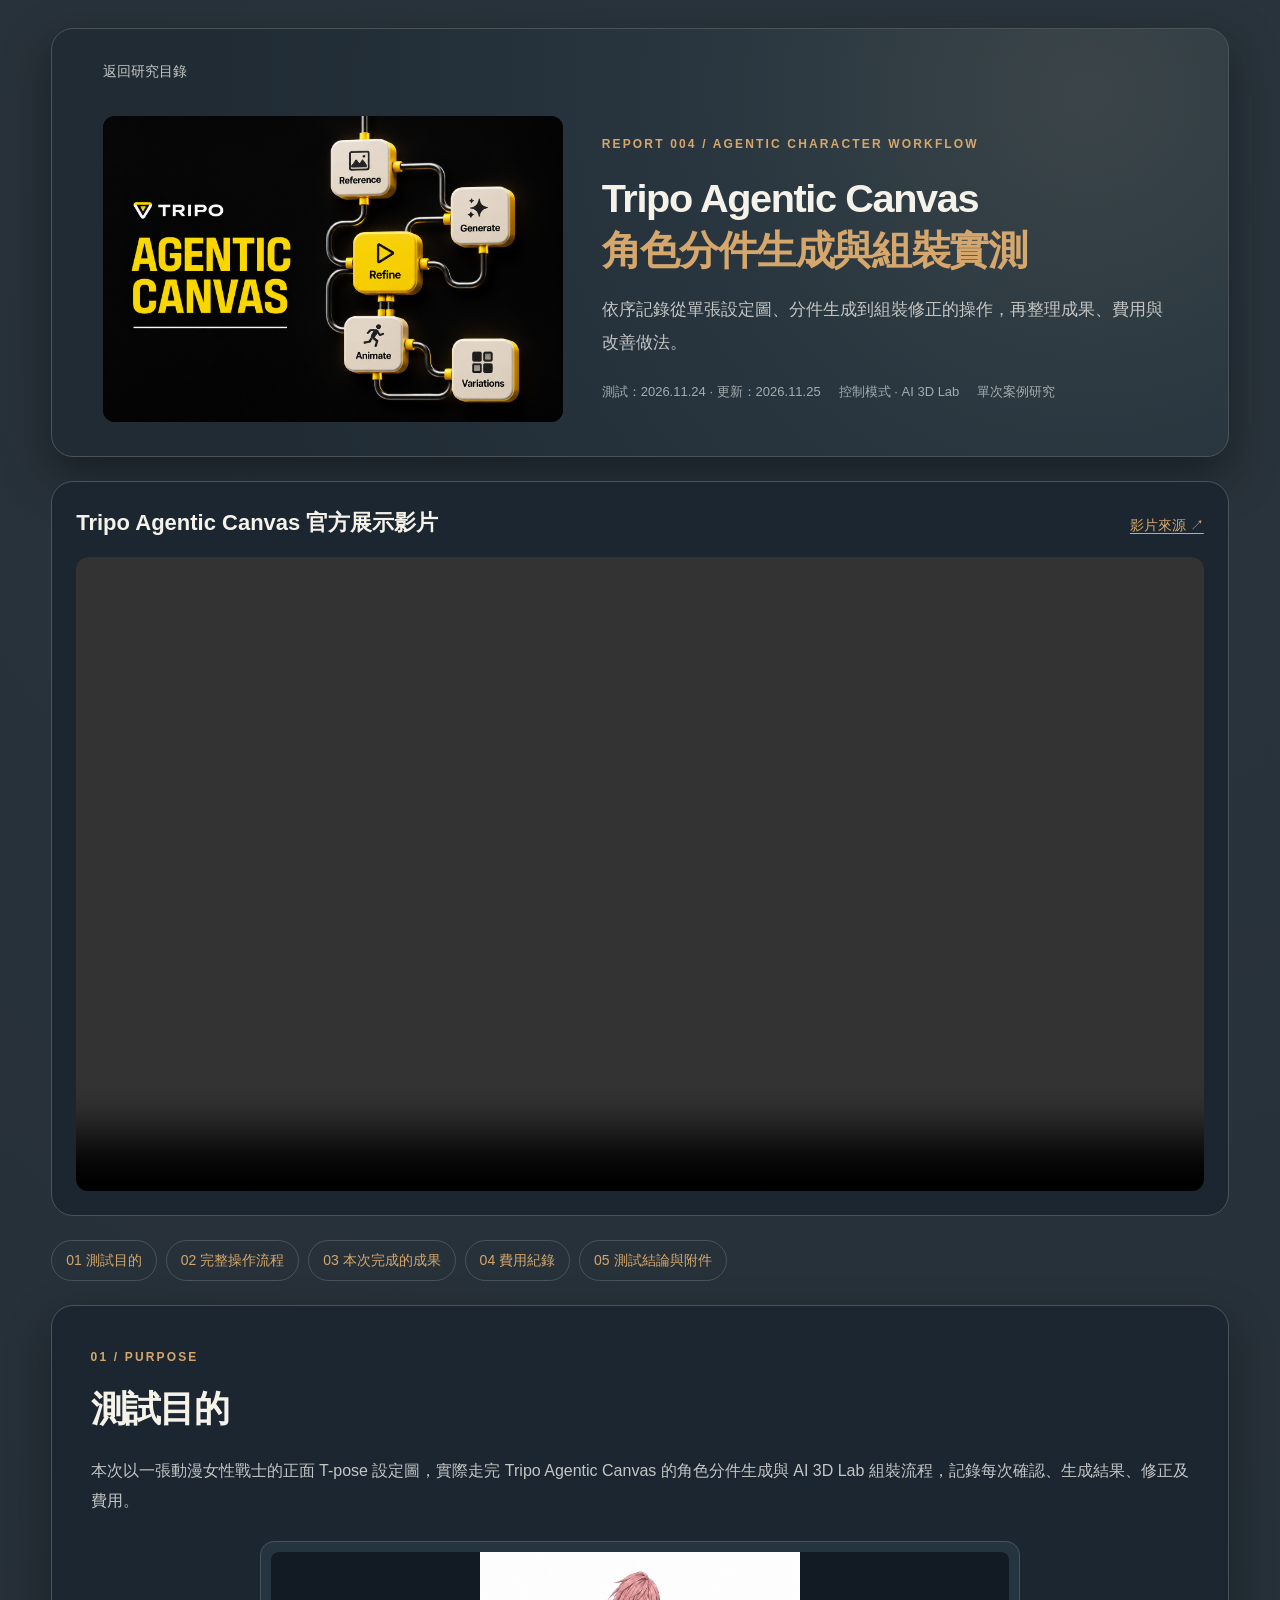
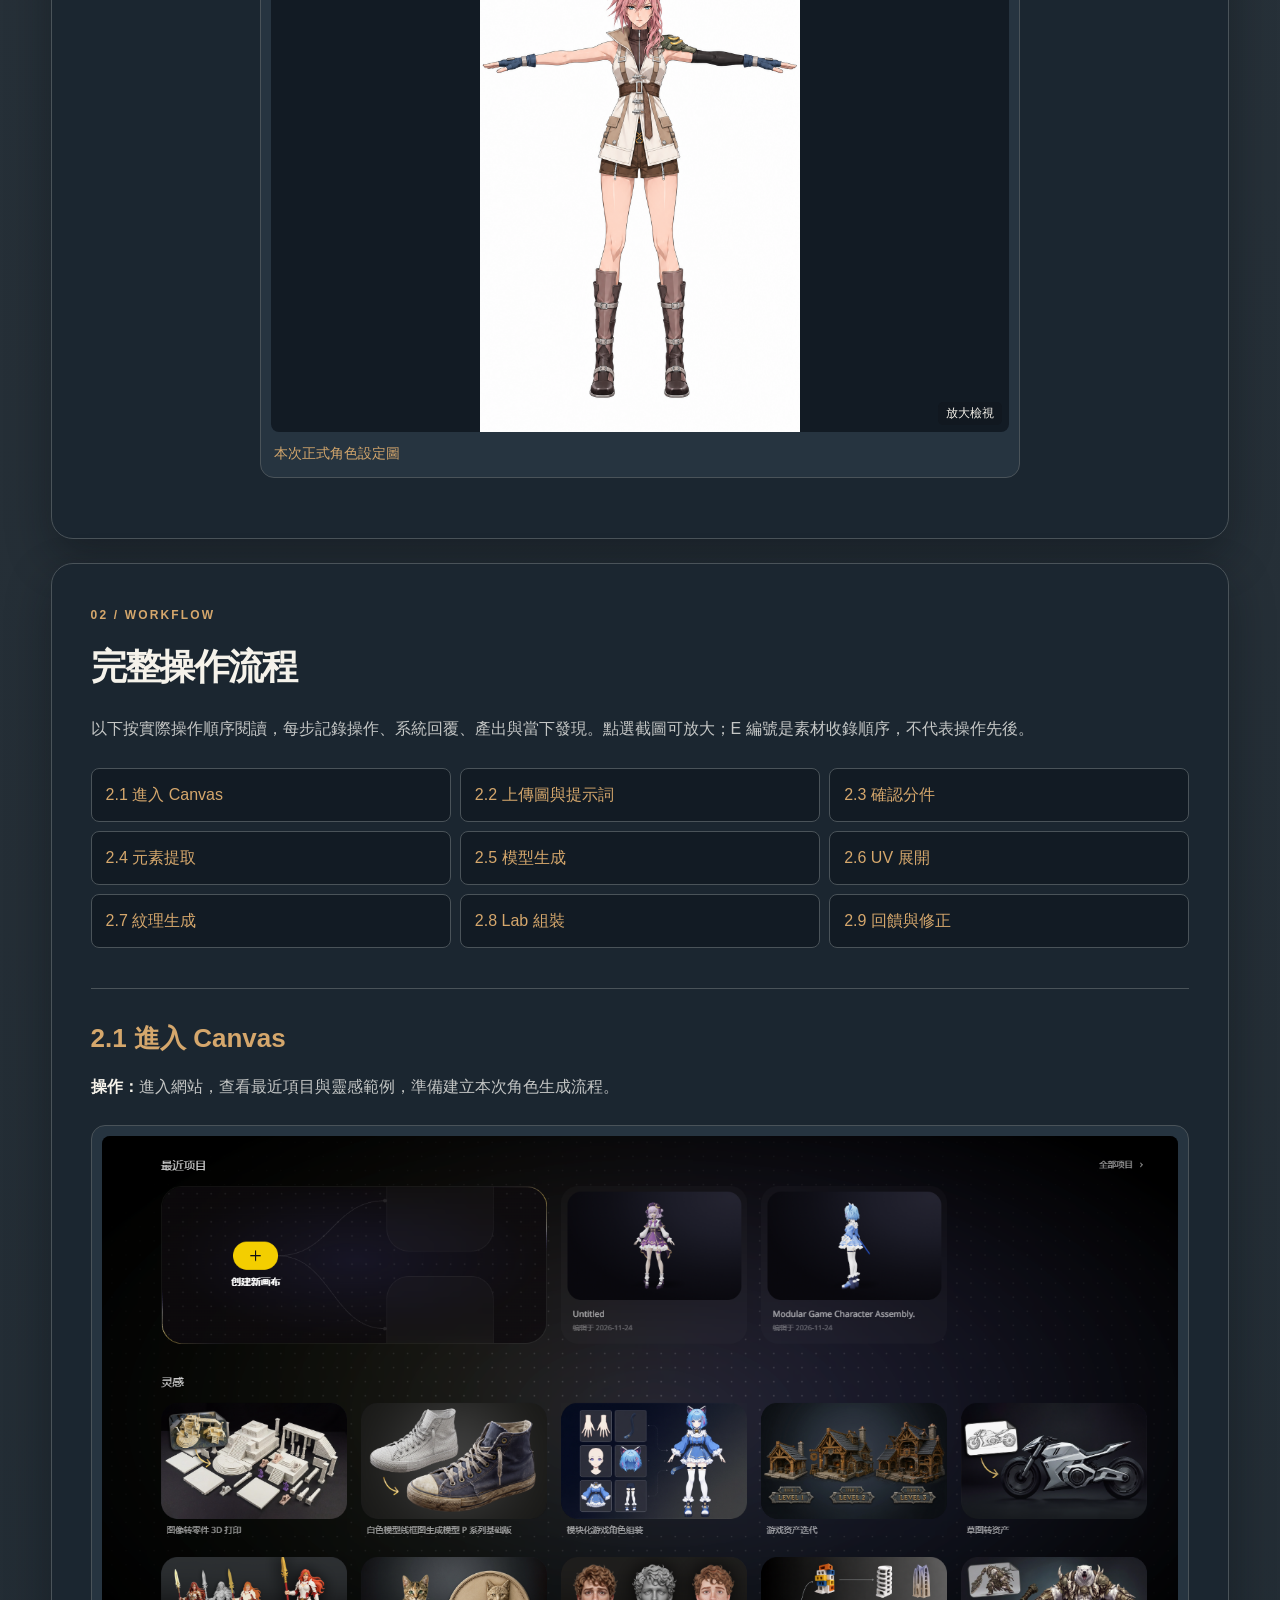
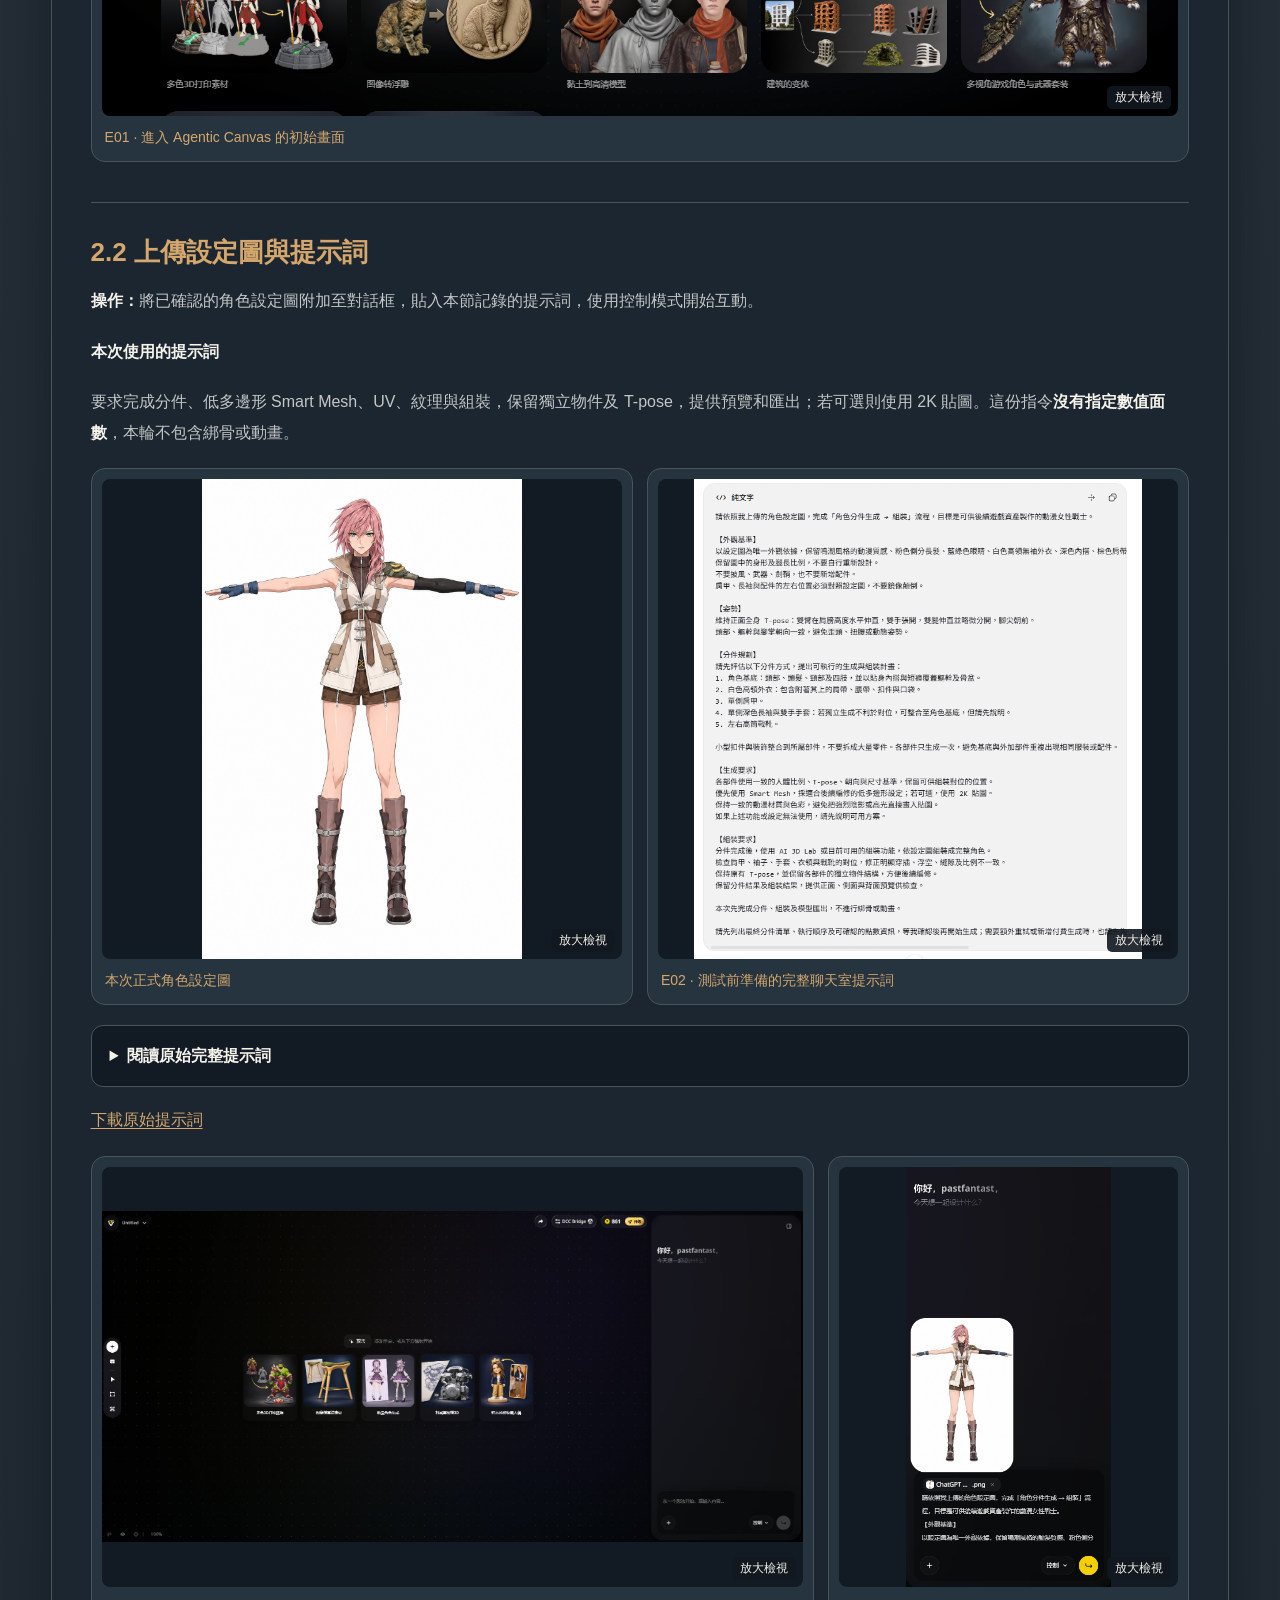
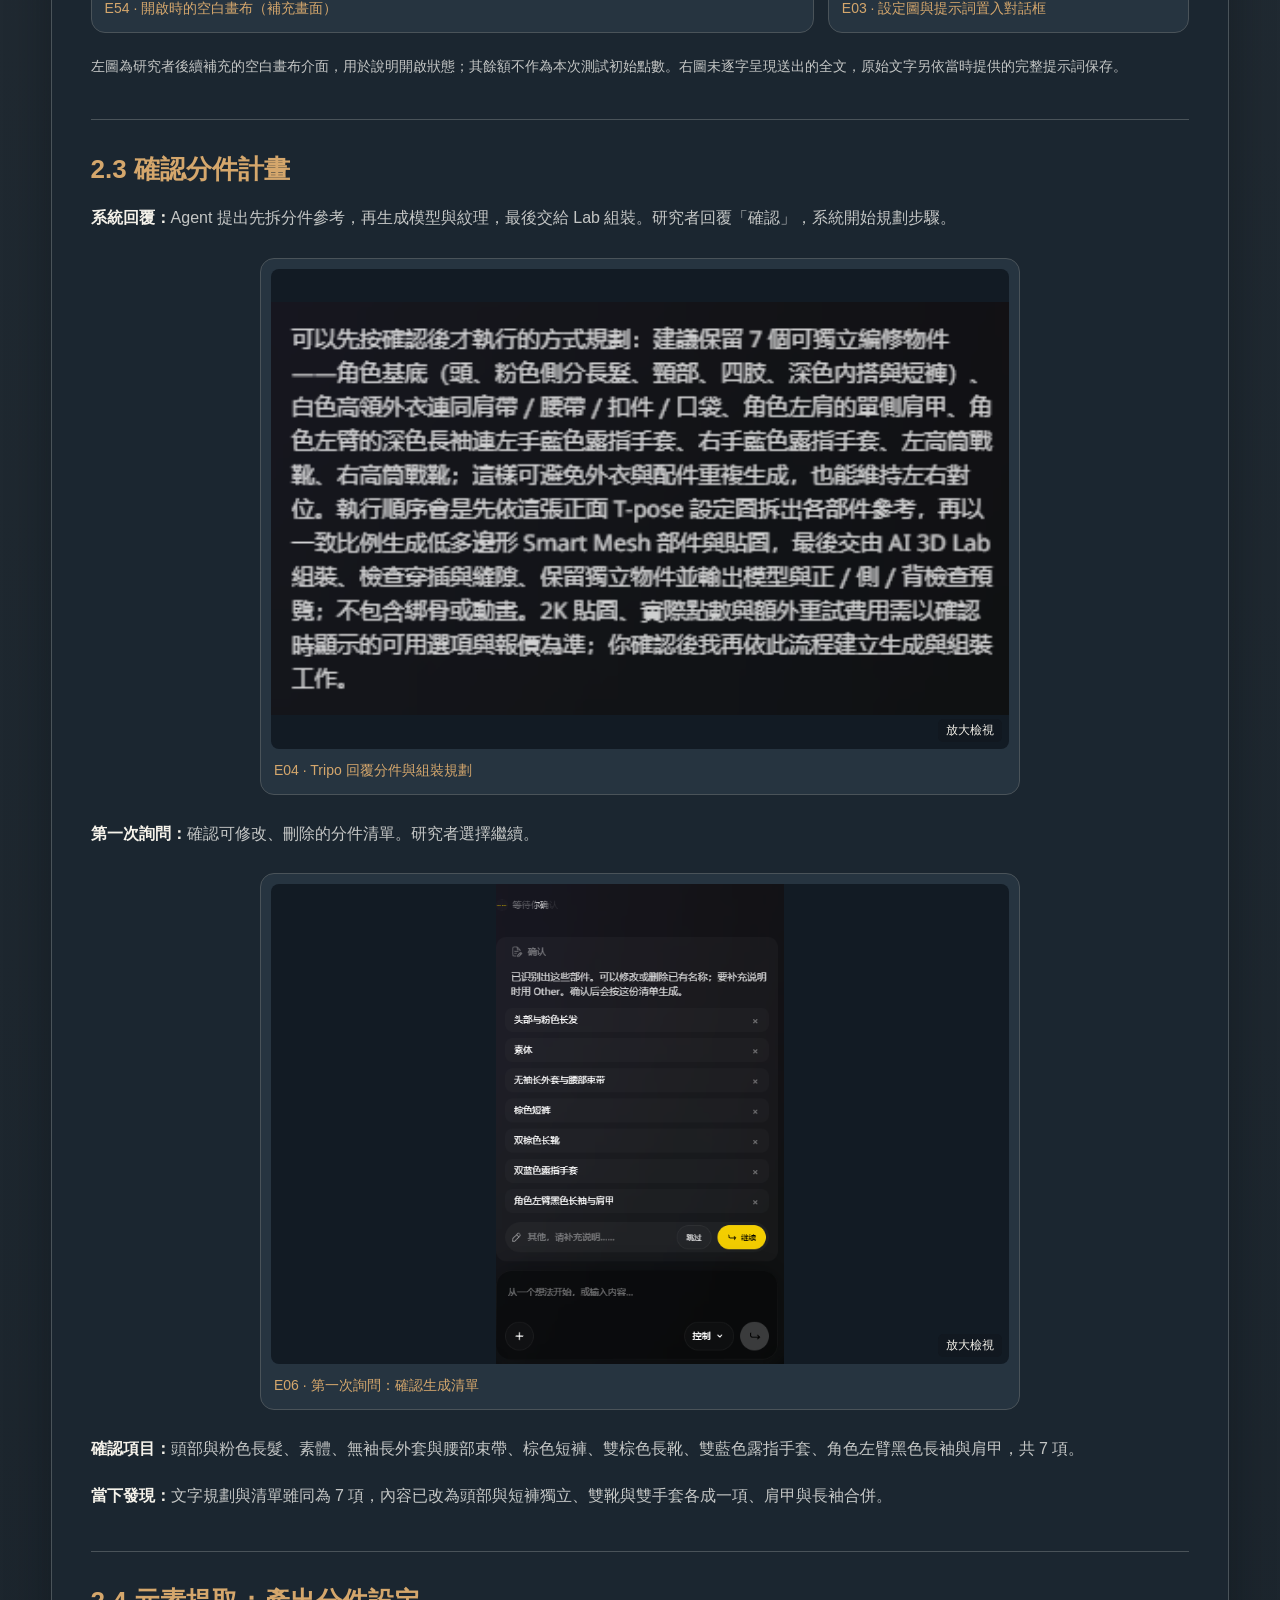
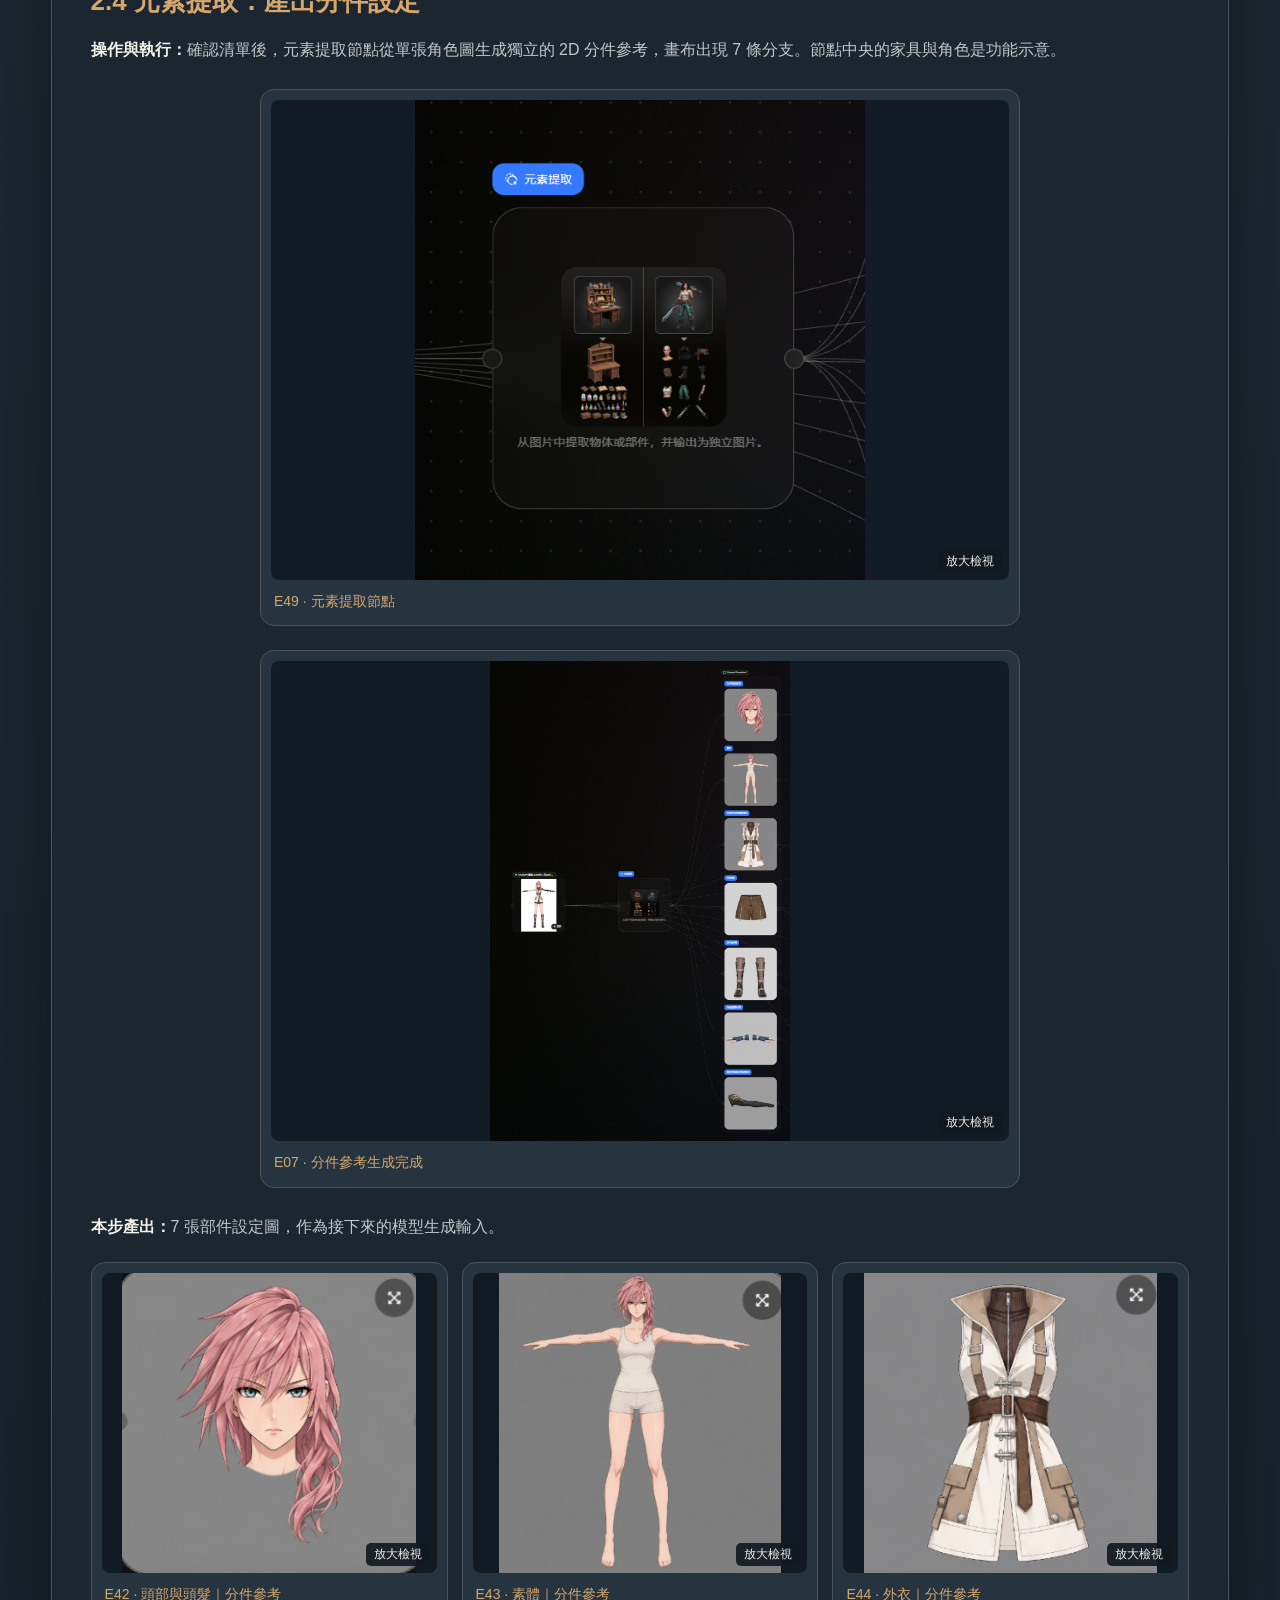
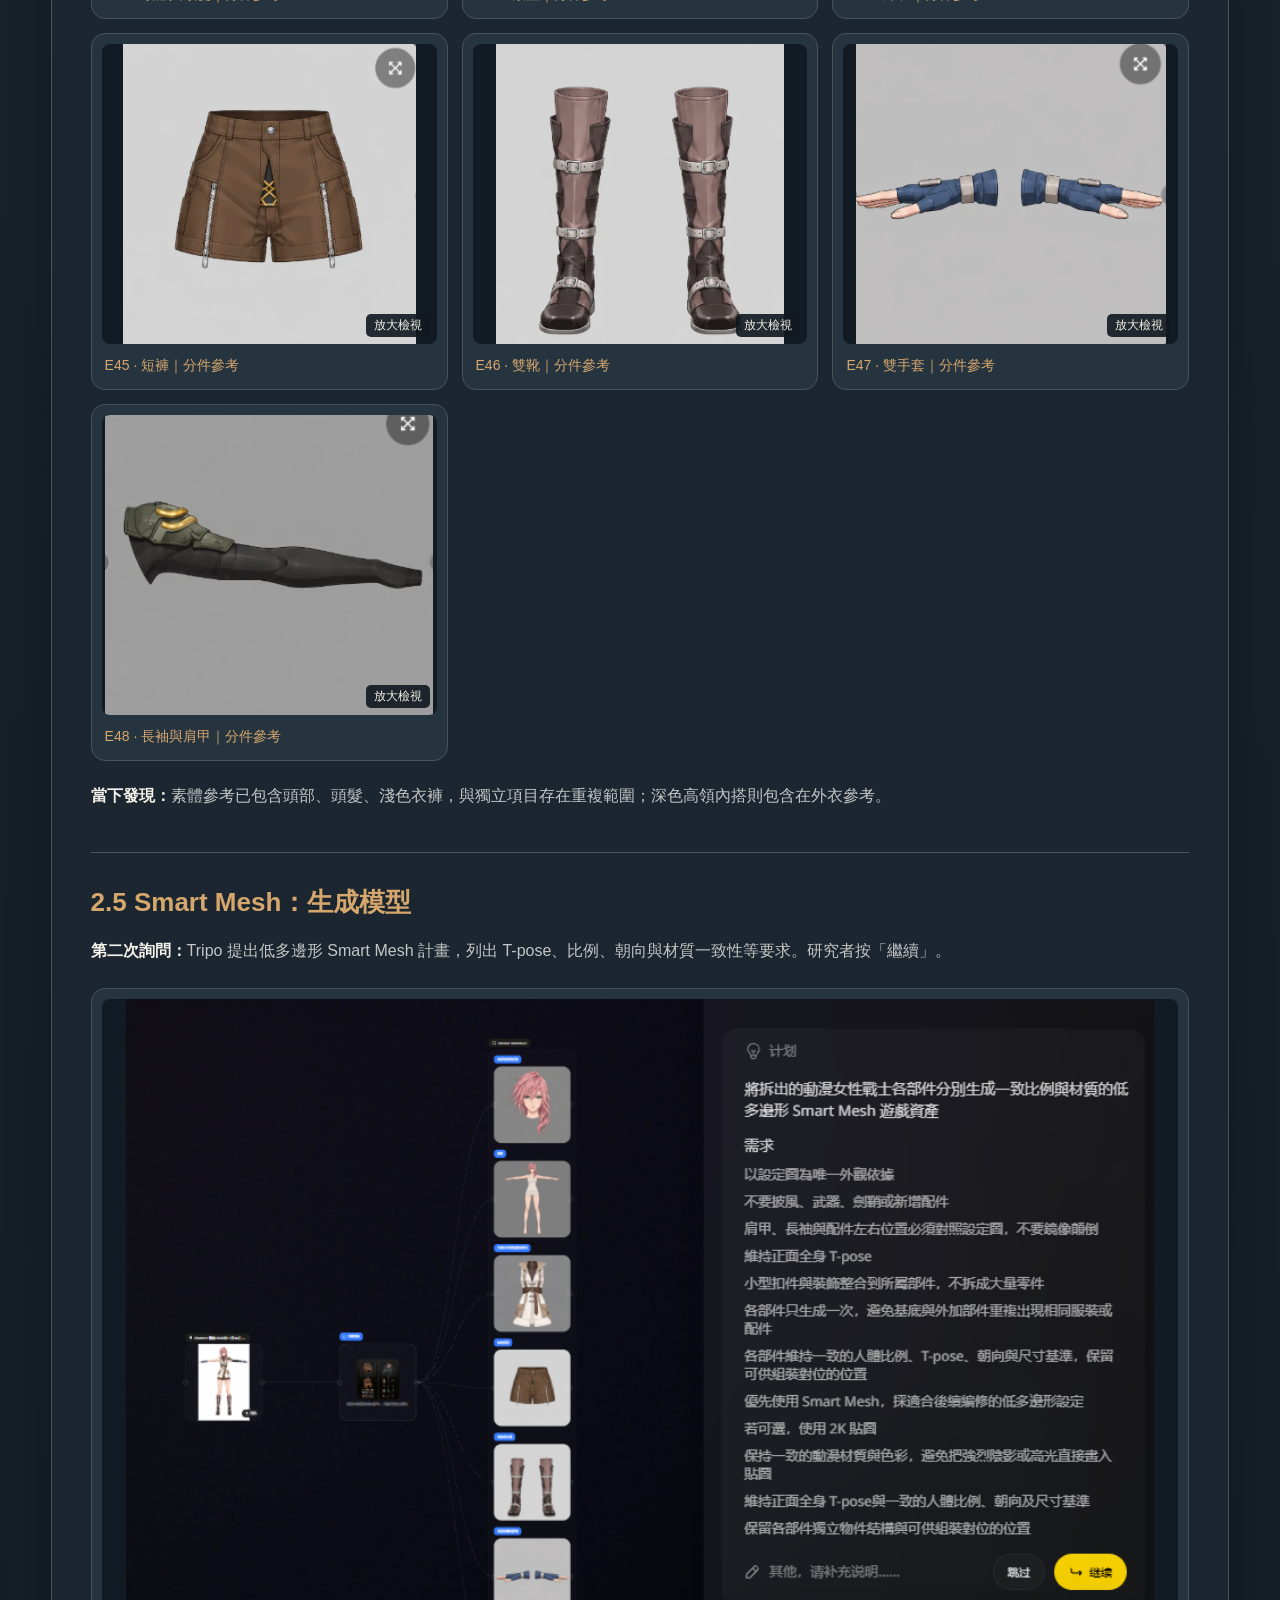
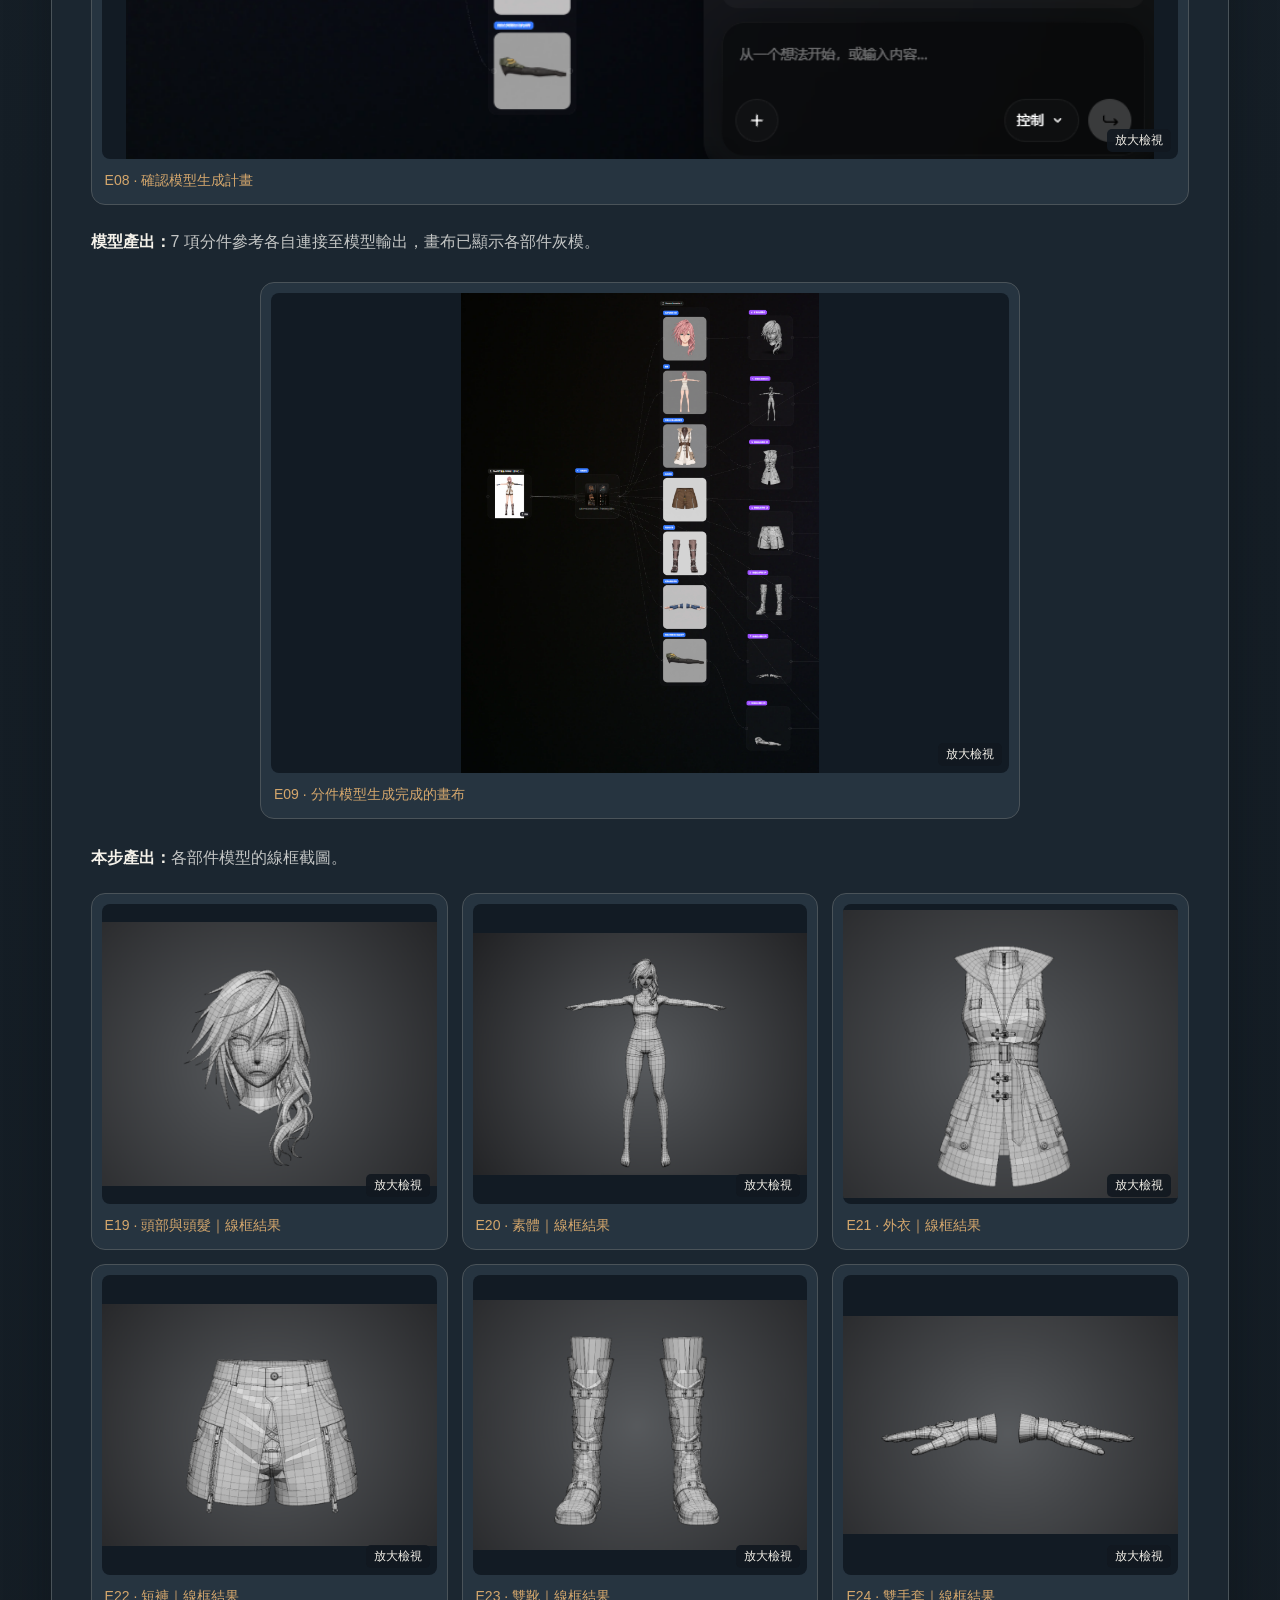
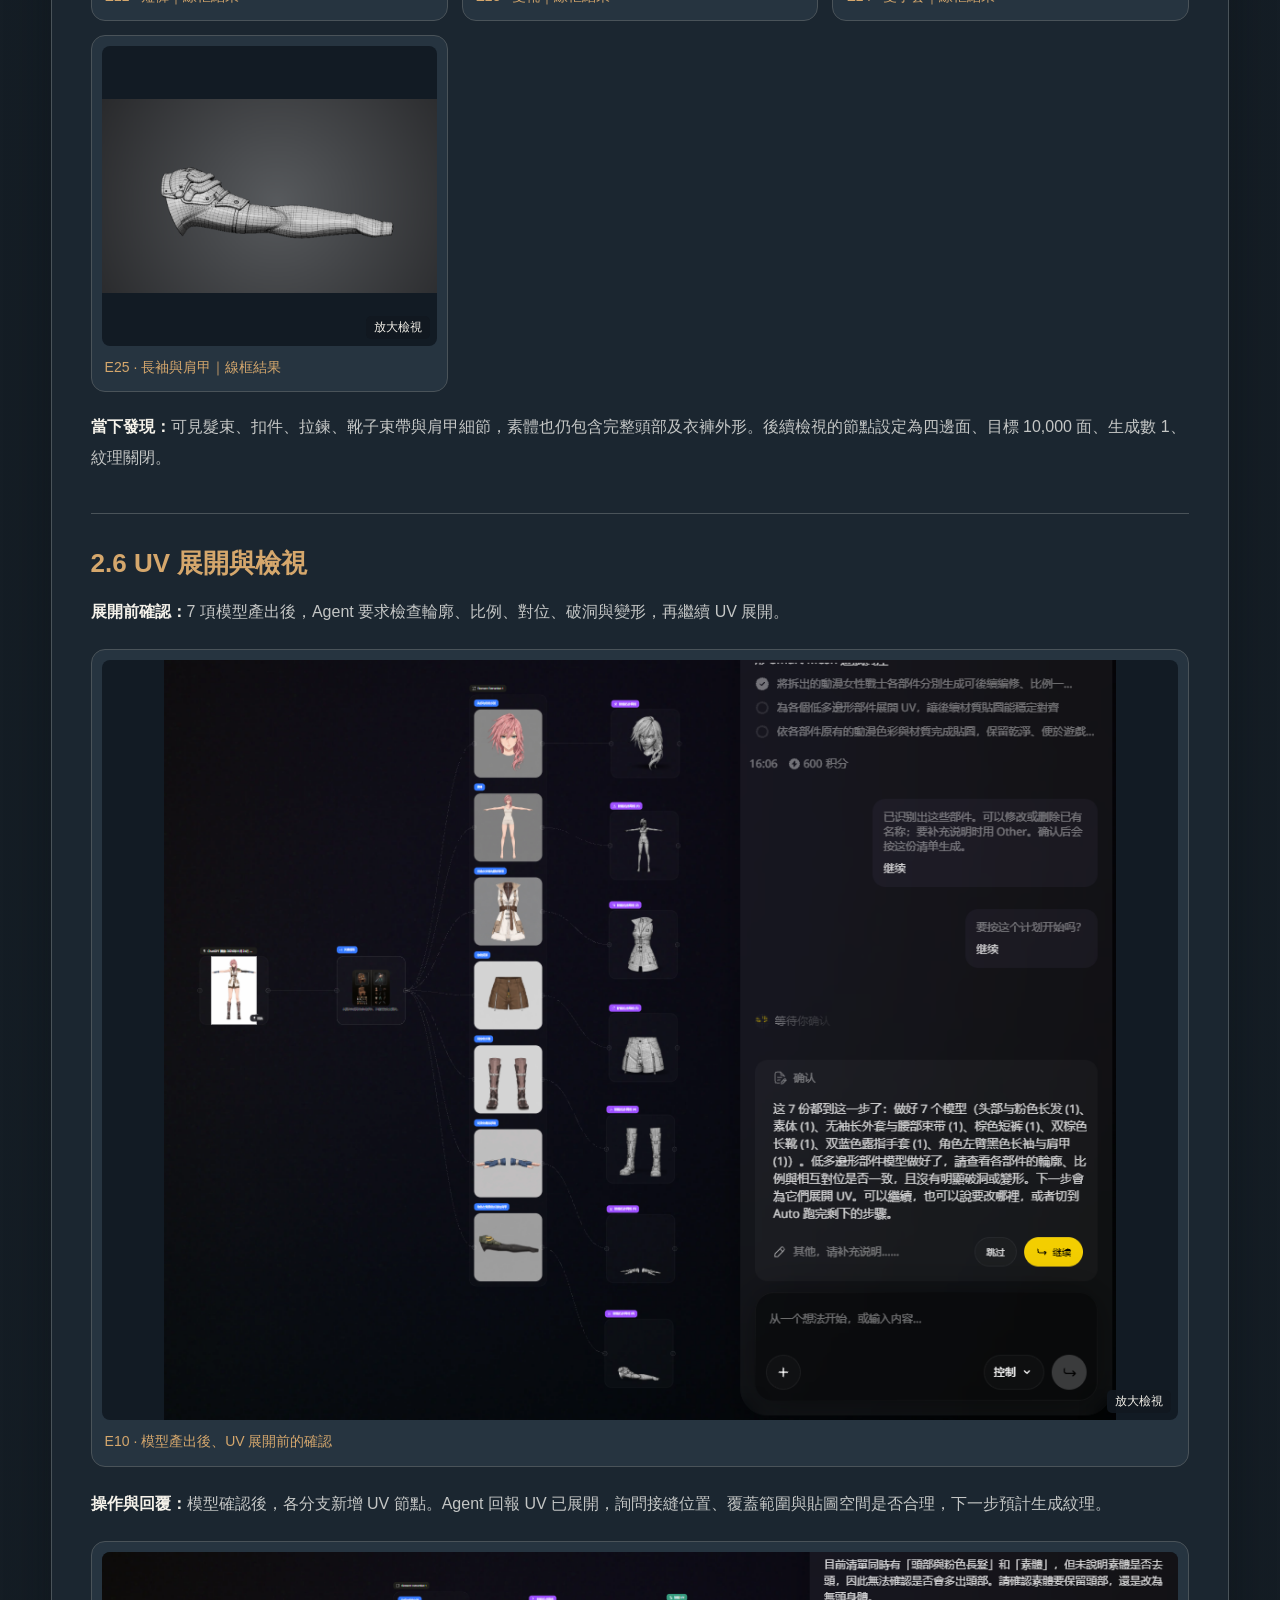
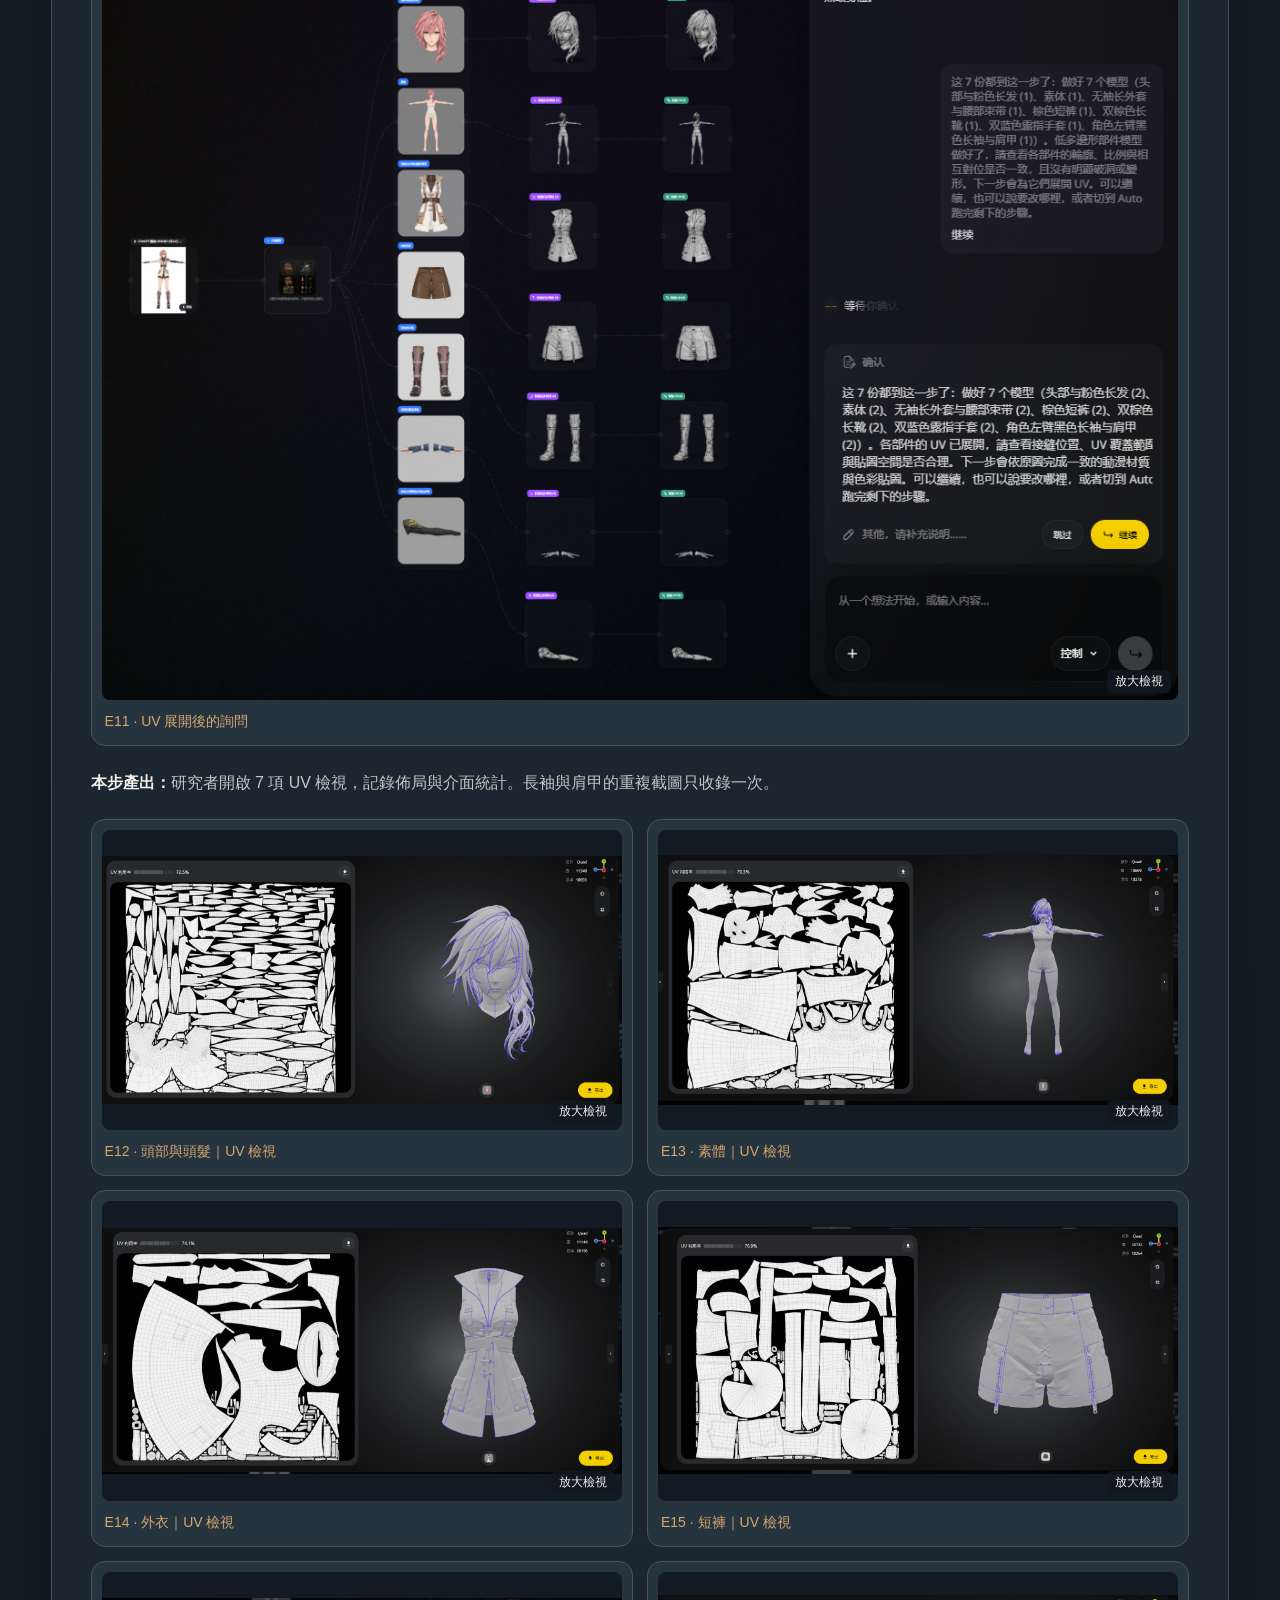
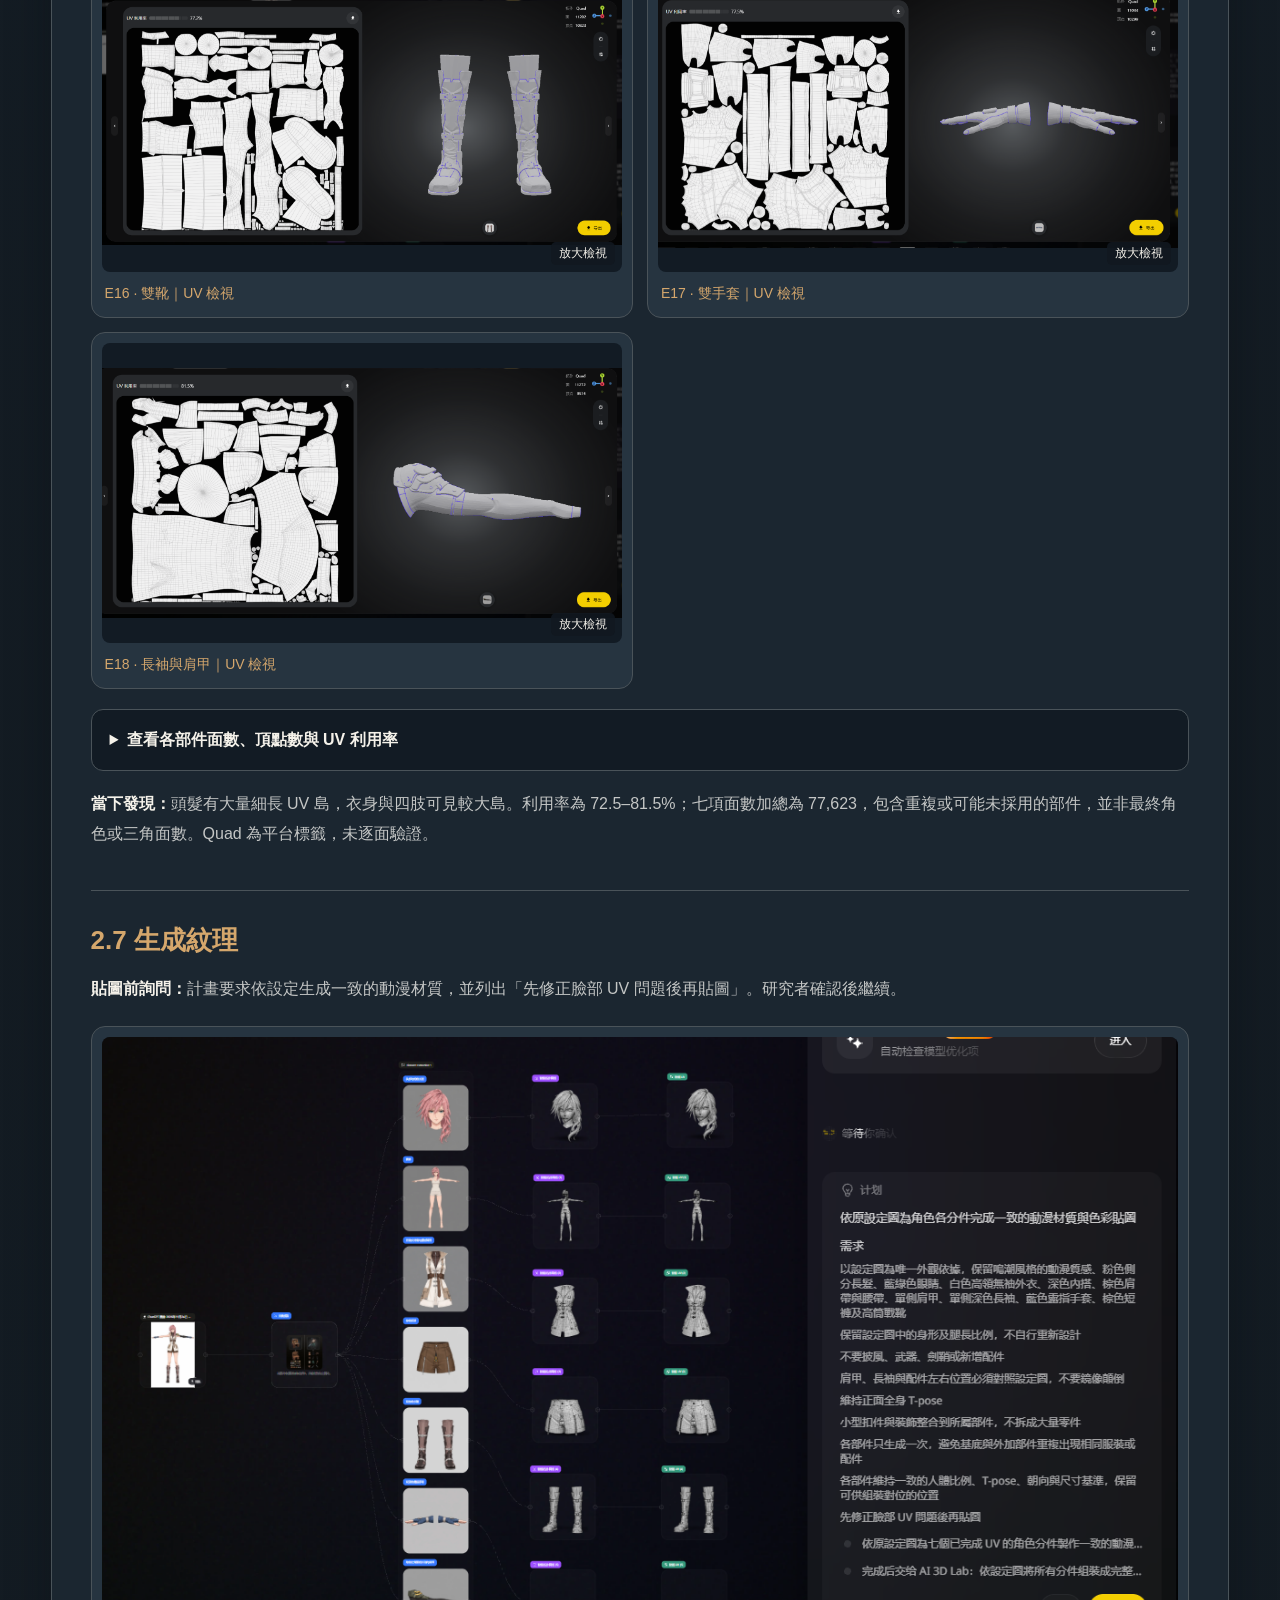
<file: reports/tripo-agentic-canvas-character.html>
<!doctype html>
<html lang="zh-Hant"><head><meta charset="utf-8"><meta name="viewport" content="width=device-width,initial-scale=1"><meta name="theme-color" content="#111820"><meta name="description" content="以單張動漫角色設定圖實測 Tripo Agentic Canvas 的分件、Smart Mesh、UV、紋理與 AI 3D Lab 組裝，整理 53 張截圖、約 1139 點費用與修正建議。"><title>Tripo Agentic Canvas 角色分件生成與組裝實測｜公開研究資料庫</title><link rel="stylesheet" href="../styles.css"><link rel="stylesheet" href="../theme-b8.css"><link rel="stylesheet" href="../agentic-report.css?v=official-video"><script src="../image-lightbox.js" defer></script><script src="../agentic-report.js" defer></script></head>
<body class="b8-theme agentic-report"><main class="report-page"><header class="report-heading"><a class="back-link" href="../">返回研究目錄</a><div class="agentic-hero"><div class="agentic-hero-art"><img src="../assets/tripo-agentic-canvas/agentic-canvas-directory-redrawn.png" width="1536" height="1024" fetchpriority="high" decoding="async" alt="Tripo Agentic Canvas 功能節點示意圖，依參考圖以 AI 重繪"></div><div class="agentic-hero-copy"><div class="eyebrow">REPORT 004 / AGENTIC CHARACTER WORKFLOW</div><h1>Tripo Agentic Canvas<br><em>角色分件生成與組裝實測</em></h1><p class="report-deck">依序記錄從單張設定圖、分件生成到組裝修正的操作，再整理成果、費用與改善做法。</p><div class="byline"><span>測試：2026.11.24 · 更新：2026.11.25</span><span>控制模式 · AI 3D Lab</span><span>單次案例研究</span></div></div></div></header><section class="official-demo" aria-labelledby="official-demo-title"><div class="official-demo-heading"><h2 id="official-demo-title">Tripo Agentic Canvas 官方展示影片</h2><a href="https://cdn-blog.holymolly.ai/media/production/tutorial-migration-6afd4e86b24360f37bc47e84.mp4" target="_blank" rel="noopener">影片來源 ↗</a></div><video controls playsinline preload="metadata" width="1920" height="1080" aria-label="Tripo Agentic Canvas 官方展示影片"><source src="https://cdn-blog.holymolly.ai/media/production/tutorial-migration-6afd4e86b24360f37bc47e84.mp4" type="video/mp4">您的瀏覽器不支援嵌入影片，請<a href="https://cdn-blog.holymolly.ai/media/production/tutorial-migration-6afd4e86b24360f37bc47e84.mp4">開啟官方影片</a>觀看。</video></section><nav class="agentic-toc" aria-label="報告章節"><a href="#method">01 測試目的</a><a href="#workflow">02 完整操作流程</a><a href="#results">03 本次完成的成果</a><a href="#cost">04 費用紀錄</a><a href="#conclusion">05 測試結論與附件</a></nav><div class="report-body"><section class="article-section" id="method"><span class="section-num">01 / PURPOSE</span><h2>測試目的</h2><p>本次以一張動漫女性戰士的正面 T-pose 設定圖，實際走完 Tripo Agentic Canvas 的角色分件生成與 AI 3D Lab 組裝流程，記錄每次確認、生成結果、修正及費用。</p><figure class="evidence process-shot"><button type="button" class="image" data-image="../assets/tripo-agentic-canvas/character-reference.png" aria-label="放大：本次正式角色設定圖"><img src="../assets/tripo-agentic-canvas/character-reference.png" width="1024" height="1536" loading="lazy" decoding="async" alt="本次正式角色設定圖"><span class="zoom-hint">放大檢視</span></button><figcaption>本次正式角色設定圖</figcaption></figure></section><section class="article-section" id="workflow"><span class="section-num">02 / WORKFLOW</span><h2>完整操作流程</h2><p>以下按實際操作順序閱讀，每步記錄操作、系統回覆、產出與當下發現。點選截圖可放大；E 編號是素材收錄順序，不代表操作先後。</p><nav class="step-nav" aria-label="操作步驟"><a href="#entry">2.1 進入 Canvas</a><a href="#upload">2.2 上傳圖與提示詞</a><a href="#planning">2.3 確認分件</a><a href="#extraction">2.4 元素提取</a><a href="#mesh">2.5 模型生成</a><a href="#geometry">2.6 UV 展開</a><a href="#texture">2.7 紋理生成</a><a href="#assembly">2.8 Lab 組裝</a><a href="#revision">2.9 回饋與修正</a></nav><article class="workflow-step" id="entry"><h3>2.1 進入 Canvas</h3><p><strong>操作：</strong>進入網站，查看最近項目與靈感範例，準備建立本次角色生成流程。</p><figure class="evidence wide"><button type="button" class="image" data-image="../assets/tripo-agentic-canvas/fig01_agentic_canvas_start.png" aria-label="放大：E01 · 進入 Agentic Canvas 的初始畫面"><img src="../assets/tripo-agentic-canvas/fig01_agentic_canvas_start.png" width="1528" height="824" loading="lazy" decoding="async" alt="E01 · 進入 Agentic Canvas 的初始畫面"><span class="zoom-hint">放大檢視</span></button><figcaption>E01 · 進入 Agentic Canvas 的初始畫面</figcaption></figure></article><article class="workflow-step" id="upload"><h3>2.2 上傳設定圖與提示詞</h3><p><strong>操作：</strong>將已確認的角色設定圖附加至對話框，貼入本節記錄的提示詞，使用控制模式開始互動。</p><h4>本次使用的提示詞</h4><p>要求完成分件、低多邊形 Smart Mesh、UV、紋理與組裝，保留獨立物件及 T-pose，提供預覽和匯出；若可選則使用 2K 貼圖。這份指令<strong>沒有指定數值面數</strong>，本輪不包含綁骨或動畫。</p>
<div class="evidence-grid reference-prompt-pair"><figure class="evidence "><button type="button" class="image" data-image="../assets/tripo-agentic-canvas/character-reference.png" aria-label="放大：本次正式角色設定圖"><img src="../assets/tripo-agentic-canvas/character-reference.png" width="1024" height="1536" loading="lazy" decoding="async" alt="本次正式角色設定圖"><span class="zoom-hint">放大檢視</span></button><figcaption>本次正式角色設定圖</figcaption></figure><figure class="evidence "><button type="button" class="image" data-image="../assets/tripo-agentic-canvas/fig02_character_workflow_prompt.png" aria-label="放大：E02 · 測試前準備的完整聊天室提示詞"><img src="../assets/tripo-agentic-canvas/fig02_character_workflow_prompt.png" width="778" height="833" loading="lazy" decoding="async" alt="E02 · 測試前準備的完整聊天室提示詞"><span class="zoom-hint">放大檢視</span></button><figcaption>E02 · 測試前準備的完整聊天室提示詞</figcaption></figure></div><details class="evidence-details"><summary>閱讀原始完整提示詞</summary><pre id="initial-prompt">請依照我上傳的角色設定圖，完成「角色分件生成 → 組裝」流程，目標是可供後續遊戲資產製作的動漫女性戰士。

【外觀基準】
以設定圖為唯一外觀依據，保留鳴潮風格的動漫質感、粉色側分長髮、藍綠色眼睛、白色高領無袖外衣、深色內搭、棕色肩帶與腰帶、單側肩甲、單側深色長袖、藍色露指手套、棕色短褲及高筒戰靴。
保留圖中的身形及腿長比例，不要自行重新設計。
不要披風、武器、劍鞘，也不要新增配件。
肩甲、長袖與配件的左右位置必須對照設定圖，不要鏡像顛倒。

【姿勢】
維持正面全身 T-pose：雙臂在肩膀高度水平伸直，雙手張開，雙腿伸直並略微分開，腳尖朝前。
頭部、軀幹與腳掌朝向一致，避免歪頭、扭腰或動態姿勢。

【分件規劃】
請先評估以下分件方式，提出可執行的生成與組裝計畫：
1. 角色基底：頭部、頭髮、頸部及四肢，並以貼身內搭與短褲覆蓋軀幹及骨盆。
2. 白色高領外衣：包含附著其上的肩帶、腰帶、扣件與口袋。
3. 單側肩甲。
4. 單側深色長袖與雙手手套：若獨立生成不利於對位，可整合至角色基底，但請先說明。
5. 左右高筒戰靴。

小型扣件與裝飾整合到所屬部件，不要拆成大量零件。各部件只生成一次，避免基底與外加部件重複出現相同服裝或配件。

【生成要求】
各部件使用一致的人體比例、T-pose、朝向與尺寸基準，保留可供組裝對位的位置。
優先使用 Smart Mesh，採適合後續編修的低多邊形設定；若可選，使用 2K 貼圖。
保持一致的動漫材質與色彩，避免把強烈陰影或高光直接畫入貼圖。
如果上述功能或設定無法使用，請先說明可用方案。

【組裝要求】
分件完成後，使用 AI 3D Lab 或目前可用的組裝功能，依設定圖組裝成完整角色。
檢查肩甲、袖子、手套、衣領與戰靴的對位，修正明顯穿插、浮空、縫隙及比例不一致。
保持原有 T-pose，並保留各部件的獨立物件結構，方便後續編修。
保留分件結果及組裝結果，提供正面、側面與背面預覽供檢查。

本次先完成分件、組裝及模型匯出，不進行綁骨或動畫。

請先列出最終分件清單、執行順序及可確認的點數資訊，等我確認後再開始生成；需要額外重試或新增付費生成時，也請先告知。
</pre></details><p><a href="../assets/tripo-agentic-canvas/initial-prompt.txt" download>下載原始提示詞</a></p><div class="evidence-grid canvas-input-pair"><figure class="evidence "><button type="button" class="image" data-image="../assets/tripo-agentic-canvas/fig54_blank_canvas.png" aria-label="放大：E54 · 開啟時的空白畫布（補充畫面）"><img src="../assets/tripo-agentic-canvas/fig54_blank_canvas.png" width="1898" height="895" loading="lazy" decoding="async" alt="E54 · 開啟時的空白畫布（補充畫面）"><span class="zoom-hint">放大檢視</span></button><figcaption>E54 · 開啟時的空白畫布（補充畫面）</figcaption></figure><figure class="evidence "><button type="button" class="image" data-image="../assets/tripo-agentic-canvas/fig03_tripo_prompt_input.png" aria-label="放大：E03 · 設定圖與提示詞置入對話框"><img src="../assets/tripo-agentic-canvas/fig03_tripo_prompt_input.png" width="401" height="820" loading="lazy" decoding="async" alt="E03 · 設定圖與提示詞置入對話框"><span class="zoom-hint">放大檢視</span></button><figcaption>E03 · 設定圖與提示詞置入對話框</figcaption></figure></div><p class="note">左圖為研究者後續補充的空白畫布介面，用於說明開啟狀態；其餘額不作為本次測試初始點數。右圖未逐字呈現送出的全文，原始文字另依當時提供的完整提示詞保存。</p></article><article class="workflow-step" id="planning"><h3>2.3 確認分件計畫</h3><p><strong>系統回覆：</strong>Agent 提出先拆分件參考，再生成模型與紋理，最後交給 Lab 組裝。研究者回覆「確認」，系統開始規劃步驟。</p><figure class="evidence process-shot"><button type="button" class="image" data-image="../assets/tripo-agentic-canvas/fig04_tripo_component_plan.png" aria-label="放大：E04 · Tripo 回覆分件與組裝規劃"><img src="../assets/tripo-agentic-canvas/fig04_tripo_component_plan.png" width="392" height="219" loading="lazy" decoding="async" alt="E04 · Tripo 回覆分件與組裝規劃"><span class="zoom-hint">放大檢視</span></button><figcaption>E04 · Tripo 回覆分件與組裝規劃</figcaption></figure><p><strong>第一次詢問：</strong>確認可修改、刪除的分件清單。研究者選擇繼續。</p><figure class="evidence process-shot"><button type="button" class="image" data-image="../assets/tripo-agentic-canvas/fig06_first_component_confirmation.png" aria-label="放大：E06 · 第一次詢問：確認生成清單"><img src="../assets/tripo-agentic-canvas/fig06_first_component_confirmation.png" width="381" height="636" loading="lazy" decoding="async" alt="E06 · 第一次詢問：確認生成清單"><span class="zoom-hint">放大檢視</span></button><figcaption>E06 · 第一次詢問：確認生成清單</figcaption></figure><p><strong>確認項目：</strong>頭部與粉色長髮、素體、無袖長外套與腰部束帶、棕色短褲、雙棕色長靴、雙藍色露指手套、角色左臂黑色長袖與肩甲，共 7 項。</p><p><strong>當下發現：</strong>文字規劃與清單雖同為 7 項，內容已改為頭部與短褲獨立、雙靴與雙手套各成一項、肩甲與長袖合併。</p></article><article class="workflow-step" id="extraction"><h3>2.4 元素提取：產出分件設定</h3><p><strong>操作與執行：</strong>確認清單後，元素提取節點從單張角色圖生成獨立的 2D 分件參考，畫布出現 7 條分支。節點中央的家具與角色是功能示意。</p><figure class="evidence process-shot"><button type="button" class="image" data-image="../assets/tripo-agentic-canvas/fig49_element_extraction_node.png" aria-label="放大：E49 · 元素提取節點"><img src="../assets/tripo-agentic-canvas/fig49_element_extraction_node.png" width="545" height="581" loading="lazy" decoding="async" alt="E49 · 元素提取節點"><span class="zoom-hint">放大檢視</span></button><figcaption>E49 · 元素提取節點</figcaption></figure><figure class="evidence process-shot"><button type="button" class="image" data-image="../assets/tripo-agentic-canvas/fig07_component_references_completed.png" aria-label="放大：E07 · 分件參考生成完成"><img src="../assets/tripo-agentic-canvas/fig07_component_references_completed.png" width="518" height="830" loading="lazy" decoding="async" alt="E07 · 分件參考生成完成"><span class="zoom-hint">放大檢視</span></button><figcaption>E07 · 分件參考生成完成</figcaption></figure><p><strong>本步產出：</strong>7 張部件設定圖，作為接下來的模型生成輸入。</p><div class="evidence-grid stage-outputs"><figure class="evidence "><button type="button" class="image" data-image="../assets/tripo-agentic-canvas/fig42_part_reference_head_hair.png" aria-label="放大：E42 · 頭部與頭髮｜分件參考"><img src="../assets/tripo-agentic-canvas/fig42_part_reference_head_hair.png" width="305" height="311" loading="lazy" decoding="async" alt="E42 · 頭部與頭髮｜分件參考"><span class="zoom-hint">放大檢視</span></button><figcaption>E42 · 頭部與頭髮｜分件參考</figcaption></figure><figure class="evidence "><button type="button" class="image" data-image="../assets/tripo-agentic-canvas/fig43_part_reference_body.png" aria-label="放大：E43 · 素體｜分件參考"><img src="../assets/tripo-agentic-canvas/fig43_part_reference_body.png" width="329" height="351" loading="lazy" decoding="async" alt="E43 · 素體｜分件參考"><span class="zoom-hint">放大檢視</span></button><figcaption>E43 · 素體｜分件參考</figcaption></figure><figure class="evidence "><button type="button" class="image" data-image="../assets/tripo-agentic-canvas/fig44_part_reference_coat.png" aria-label="放大：E44 · 外衣｜分件參考"><img src="../assets/tripo-agentic-canvas/fig44_part_reference_coat.png" width="335" height="343" loading="lazy" decoding="async" alt="E44 · 外衣｜分件參考"><span class="zoom-hint">放大檢視</span></button><figcaption>E44 · 外衣｜分件參考</figcaption></figure><figure class="evidence "><button type="button" class="image" data-image="../assets/tripo-agentic-canvas/fig45_part_reference_shorts.png" aria-label="放大：E45 · 短褲｜分件參考"><img src="../assets/tripo-agentic-canvas/fig45_part_reference_shorts.png" width="336" height="344" loading="lazy" decoding="async" alt="E45 · 短褲｜分件參考"><span class="zoom-hint">放大檢視</span></button><figcaption>E45 · 短褲｜分件參考</figcaption></figure><figure class="evidence "><button type="button" class="image" data-image="../assets/tripo-agentic-canvas/fig46_part_reference_boots.png" aria-label="放大：E46 · 雙靴｜分件參考"><img src="../assets/tripo-agentic-canvas/fig46_part_reference_boots.png" width="324" height="338" loading="lazy" decoding="async" alt="E46 · 雙靴｜分件參考"><span class="zoom-hint">放大檢視</span></button><figcaption>E46 · 雙靴｜分件參考</figcaption></figure><figure class="evidence "><button type="button" class="image" data-image="../assets/tripo-agentic-canvas/fig47_part_reference_gloves.png" aria-label="放大：E47 · 雙手套｜分件參考"><img src="../assets/tripo-agentic-canvas/fig47_part_reference_gloves.png" width="347" height="336" loading="lazy" decoding="async" alt="E47 · 雙手套｜分件參考"><span class="zoom-hint">放大檢視</span></button><figcaption>E47 · 雙手套｜分件參考</figcaption></figure><figure class="evidence "><button type="button" class="image" data-image="../assets/tripo-agentic-canvas/fig48_part_reference_sleeve_pauldron.png" aria-label="放大：E48 · 長袖與肩甲｜分件參考"><img src="../assets/tripo-agentic-canvas/fig48_part_reference_sleeve_pauldron.png" width="348" height="318" loading="lazy" decoding="async" alt="E48 · 長袖與肩甲｜分件參考"><span class="zoom-hint">放大檢視</span></button><figcaption>E48 · 長袖與肩甲｜分件參考</figcaption></figure></div><p><strong>當下發現：</strong>素體參考已包含頭部、頭髮、淺色衣褲，與獨立項目存在重複範圍；深色高領內搭則包含在外衣參考。</p></article><article class="workflow-step" id="mesh"><h3>2.5 Smart Mesh：生成模型</h3><p><strong>第二次詢問：</strong>Tripo 提出低多邊形 Smart Mesh 計畫，列出 T-pose、比例、朝向與材質一致性等要求。研究者按「繼續」。</p><figure class="evidence wide"><button type="button" class="image" data-image="../assets/tripo-agentic-canvas/fig08_smart_mesh_plan_confirmation.png" aria-label="放大：E08 · 確認模型生成計畫"><img src="../assets/tripo-agentic-canvas/fig08_smart_mesh_plan_confirmation.png" width="906" height="670" loading="lazy" decoding="async" alt="E08 · 確認模型生成計畫"><span class="zoom-hint">放大檢視</span></button><figcaption>E08 · 確認模型生成計畫</figcaption></figure><p><strong>模型產出：</strong>7 項分件參考各自連接至模型輸出，畫布已顯示各部件灰模。</p><figure class="evidence process-shot"><button type="button" class="image" data-image="../assets/tripo-agentic-canvas/fig09_component_meshes_completed.png" aria-label="放大：E09 · 分件模型生成完成的畫布"><img src="../assets/tripo-agentic-canvas/fig09_component_meshes_completed.png" width="651" height="872" loading="lazy" decoding="async" alt="E09 · 分件模型生成完成的畫布"><span class="zoom-hint">放大檢視</span></button><figcaption>E09 · 分件模型生成完成的畫布</figcaption></figure><p><strong>本步產出：</strong>各部件模型的線框截圖。</p><div class="evidence-grid stage-outputs"><figure class="evidence "><button type="button" class="image" data-image="../assets/tripo-agentic-canvas/fig19_wireframe_head_hair.png" aria-label="放大：E19 · 頭部與頭髮｜線框結果"><img src="../assets/tripo-agentic-canvas/fig19_wireframe_head_hair.png" width="804" height="634" loading="lazy" decoding="async" alt="E19 · 頭部與頭髮｜線框結果"><span class="zoom-hint">放大檢視</span></button><figcaption>E19 · 頭部與頭髮｜線框結果</figcaption></figure><figure class="evidence "><button type="button" class="image" data-image="../assets/tripo-agentic-canvas/fig20_wireframe_body.png" aria-label="放大：E20 · 素體｜線框結果"><img src="../assets/tripo-agentic-canvas/fig20_wireframe_body.png" width="962" height="693" loading="lazy" decoding="async" alt="E20 · 素體｜線框結果"><span class="zoom-hint">放大檢視</span></button><figcaption>E20 · 素體｜線框結果</figcaption></figure><figure class="evidence "><button type="button" class="image" data-image="../assets/tripo-agentic-canvas/fig21_wireframe_coat.png" aria-label="放大：E21 · 外衣｜線框結果"><img src="../assets/tripo-agentic-canvas/fig21_wireframe_coat.png" width="751" height="645" loading="lazy" decoding="async" alt="E21 · 外衣｜線框結果"><span class="zoom-hint">放大檢視</span></button><figcaption>E21 · 外衣｜線框結果</figcaption></figure><figure class="evidence "><button type="button" class="image" data-image="../assets/tripo-agentic-canvas/fig22_wireframe_shorts.png" aria-label="放大：E22 · 短褲｜線框結果"><img src="../assets/tripo-agentic-canvas/fig22_wireframe_shorts.png" width="858" height="619" loading="lazy" decoding="async" alt="E22 · 短褲｜線框結果"><span class="zoom-hint">放大檢視</span></button><figcaption>E22 · 短褲｜線框結果</figcaption></figure><figure class="evidence "><button type="button" class="image" data-image="../assets/tripo-agentic-canvas/fig23_wireframe_boots.png" aria-label="放大：E23 · 雙靴｜線框結果"><img src="../assets/tripo-agentic-canvas/fig23_wireframe_boots.png" width="815" height="609" loading="lazy" decoding="async" alt="E23 · 雙靴｜線框結果"><span class="zoom-hint">放大檢視</span></button><figcaption>E23 · 雙靴｜線框結果</figcaption></figure><figure class="evidence "><button type="button" class="image" data-image="../assets/tripo-agentic-canvas/fig24_wireframe_gloves.png" aria-label="放大：E24 · 雙手套｜線框結果"><img src="../assets/tripo-agentic-canvas/fig24_wireframe_gloves.png" width="833" height="543" loading="lazy" decoding="async" alt="E24 · 雙手套｜線框結果"><span class="zoom-hint">放大檢視</span></button><figcaption>E24 · 雙手套｜線框結果</figcaption></figure><figure class="evidence "><button type="button" class="image" data-image="../assets/tripo-agentic-canvas/fig25_wireframe_sleeve_pauldron.png" aria-label="放大：E25 · 長袖與肩甲｜線框結果"><img src="../assets/tripo-agentic-canvas/fig25_wireframe_sleeve_pauldron.png" width="865" height="500" loading="lazy" decoding="async" alt="E25 · 長袖與肩甲｜線框結果"><span class="zoom-hint">放大檢視</span></button><figcaption>E25 · 長袖與肩甲｜線框結果</figcaption></figure></div><p><strong>當下發現：</strong>可見髮束、扣件、拉鍊、靴子束帶與肩甲細節，素體也仍包含完整頭部及衣褲外形。後續檢視的節點設定為四邊面、目標 10,000 面、生成數 1、紋理關閉。</p></article><article class="workflow-step" id="geometry"><h3>2.6 UV 展開與檢視</h3><p><strong>展開前確認：</strong>7 項模型產出後，Agent 要求檢查輪廓、比例、對位、破洞與變形，再繼續 UV 展開。</p><figure class="evidence wide"><button type="button" class="image" data-image="../assets/tripo-agentic-canvas/fig10_models_generated_uv_confirmation.png" aria-label="放大：E10 · 模型產出後、UV 展開前的確認"><img src="../assets/tripo-agentic-canvas/fig10_models_generated_uv_confirmation.png" width="1036" height="827" loading="lazy" decoding="async" alt="E10 · 模型產出後、UV 展開前的確認"><span class="zoom-hint">放大檢視</span></button><figcaption>E10 · 模型產出後、UV 展開前的確認</figcaption></figure><p><strong>操作與回覆：</strong>模型確認後，各分支新增 UV 節點。Agent 回報 UV 已展開，詢問接縫位置、覆蓋範圍與貼圖空間是否合理，下一步預計生成紋理。</p><figure class="evidence wide"><button type="button" class="image" data-image="../assets/tripo-agentic-canvas/fig11_uv_completed_texture_confirmation.png" aria-label="放大：E11 · UV 展開後的詢問"><img src="../assets/tripo-agentic-canvas/fig11_uv_completed_texture_confirmation.png" width="1183" height="822" loading="lazy" decoding="async" alt="E11 · UV 展開後的詢問"><span class="zoom-hint">放大檢視</span></button><figcaption>E11 · UV 展開後的詢問</figcaption></figure><p><strong>本步產出：</strong>研究者開啟 7 項 UV 檢視，記錄佈局與介面統計。長袖與肩甲的重複截圖只收錄一次。</p><div class="evidence-grid uv-outputs"><figure class="evidence "><button type="button" class="image" data-image="../assets/tripo-agentic-canvas/fig12_uv_head_hair.png" aria-label="放大：E12 · 頭部與頭髮｜UV 檢視"><img src="../assets/tripo-agentic-canvas/fig12_uv_head_hair.png" width="1632" height="777" loading="lazy" decoding="async" alt="E12 · 頭部與頭髮｜UV 檢視"><span class="zoom-hint">放大檢視</span></button><figcaption>E12 · 頭部與頭髮｜UV 檢視</figcaption></figure><figure class="evidence "><button type="button" class="image" data-image="../assets/tripo-agentic-canvas/fig13_uv_body.png" aria-label="放大：E13 · 素體｜UV 檢視"><img src="../assets/tripo-agentic-canvas/fig13_uv_body.png" width="1657" height="796" loading="lazy" decoding="async" alt="E13 · 素體｜UV 檢視"><span class="zoom-hint">放大檢視</span></button><figcaption>E13 · 素體｜UV 檢視</figcaption></figure><figure class="evidence "><button type="button" class="image" data-image="../assets/tripo-agentic-canvas/fig14_uv_coat.png" aria-label="放大：E14 · 外衣｜UV 檢視"><img src="../assets/tripo-agentic-canvas/fig14_uv_coat.png" width="1652" height="782" loading="lazy" decoding="async" alt="E14 · 外衣｜UV 檢視"><span class="zoom-hint">放大檢視</span></button><figcaption>E14 · 外衣｜UV 檢視</figcaption></figure><figure class="evidence "><button type="button" class="image" data-image="../assets/tripo-agentic-canvas/fig15_uv_shorts.png" aria-label="放大：E15 · 短褲｜UV 檢視"><img src="../assets/tripo-agentic-canvas/fig15_uv_shorts.png" width="1685" height="801" loading="lazy" decoding="async" alt="E15 · 短褲｜UV 檢視"><span class="zoom-hint">放大檢視</span></button><figcaption>E15 · 短褲｜UV 檢視</figcaption></figure><figure class="evidence "><button type="button" class="image" data-image="../assets/tripo-agentic-canvas/fig16_uv_boots.png" aria-label="放大：E16 · 雙靴｜UV 檢視"><img src="../assets/tripo-agentic-canvas/fig16_uv_boots.png" width="1693" height="804" loading="lazy" decoding="async" alt="E16 · 雙靴｜UV 檢視"><span class="zoom-hint">放大檢視</span></button><figcaption>E16 · 雙靴｜UV 檢視</figcaption></figure><figure class="evidence "><button type="button" class="image" data-image="../assets/tripo-agentic-canvas/fig17_uv_gloves.png" aria-label="放大：E17 · 雙手套｜UV 檢視"><img src="../assets/tripo-agentic-canvas/fig17_uv_gloves.png" width="1647" height="800" loading="lazy" decoding="async" alt="E17 · 雙手套｜UV 檢視"><span class="zoom-hint">放大檢視</span></button><figcaption>E17 · 雙手套｜UV 檢視</figcaption></figure><figure class="evidence "><button type="button" class="image" data-image="../assets/tripo-agentic-canvas/fig18_uv_sleeve_pauldron.png" aria-label="放大：E18 · 長袖與肩甲｜UV 檢視"><img src="../assets/tripo-agentic-canvas/fig18_uv_sleeve_pauldron.png" width="1658" height="799" loading="lazy" decoding="async" alt="E18 · 長袖與肩甲｜UV 檢視"><span class="zoom-hint">放大檢視</span></button><figcaption>E18 · 長袖與肩甲｜UV 檢視</figcaption></figure></div><details class="evidence-details"><summary>查看各部件面數、頂點數與 UV 利用率</summary><div class="table-wrap" role="region" tabindex="0" aria-label="資料表，可水平捲動"><table><thead><tr><th scope="col">部件</th><th scope="col">UV 利用率</th><th scope="col">介面面數</th><th scope="col">介面頂點數</th></tr></thead><tbody><tr><th scope="row">頭部與頭髮</th><td>72.5%</td><td>11,540</td><td>10,693</td></tr><tr><th scope="row">素體</th><td>79.3%</td><td>10,699</td><td>10,378</td></tr><tr><th scope="row">外衣</th><td>74.1%</td><td>11,144</td><td>10,196</td></tr><tr><th scope="row">短褲</th><td>76.9%</td><td>10,732</td><td>10,264</td></tr><tr><th scope="row">雙靴</th><td>77.2%</td><td>11,202</td><td>10,823</td></tr><tr><th scope="row">雙手套</th><td>77.5%</td><td>11,034</td><td>10,299</td></tr><tr><th scope="row">長袖與肩甲</th><td>81.5%</td><td>11,272</td><td>9,974</td></tr><tr><th scope="row">7 項合計</th><td>不加總利用率</td><td>77,623</td><td>72,627</td></tr></tbody></table></div></details><p><strong>當下發現：</strong>頭髮有大量細長 UV 島，衣身與四肢可見較大島。利用率為 72.5–81.5%；七項面數加總為 77,623，包含重複或可能未採用的部件，並非最終角色或三角面數。Quad 為平台標籤，未逐面驗證。</p></article><article class="workflow-step" id="texture"><h3>2.7 生成紋理</h3><p><strong>貼圖前詢問：</strong>計畫要求依設定生成一致的動漫材質，並列出「先修正臉部 UV 問題後再貼圖」。研究者確認後繼續。</p><figure class="evidence wide"><button type="button" class="image" data-image="../assets/tripo-agentic-canvas/fig26_texture_generation_plan.png" aria-label="放大：E26 · 紋理生成前的計畫確認"><img src="../assets/tripo-agentic-canvas/fig26_texture_generation_plan.png" width="1182" height="803" loading="lazy" decoding="async" alt="E26 · 紋理生成前的計畫確認"><span class="zoom-hint">放大檢視</span></button><figcaption>E26 · 紋理生成前的計畫確認</figcaption></figure><p><strong>紋理產出：</strong>7 項分件出現彩色結果，畫布呈現各部件由參考圖、模型、UV 到紋理輸出的流程。</p><figure class="evidence wide"><button type="button" class="image" data-image="../assets/tripo-agentic-canvas/fig55_texture_generation_completed.png" aria-label="放大：E55 · 分件紋理生成完成的畫布"><img src="../assets/tripo-agentic-canvas/fig55_texture_generation_completed.png" width="811" height="753" loading="lazy" decoding="async" alt="E55 · 分件紋理生成完成的畫布"><span class="zoom-hint">放大檢視</span></button><figcaption>E55 · 分件紋理生成完成的畫布</figcaption></figure><p><strong>本步產出：</strong>7 項分件的紋理預覽。</p><div class="evidence-grid stage-outputs"><figure class="evidence "><button type="button" class="image" data-image="../assets/tripo-agentic-canvas/fig28_textured_head_hair.png" aria-label="放大：E28 · 頭部與頭髮｜紋理結果"><img src="../assets/tripo-agentic-canvas/fig28_textured_head_hair.png" width="813" height="621" loading="lazy" decoding="async" alt="E28 · 頭部與頭髮｜紋理結果"><span class="zoom-hint">放大檢視</span></button><figcaption>E28 · 頭部與頭髮｜紋理結果</figcaption></figure><figure class="evidence "><button type="button" class="image" data-image="../assets/tripo-agentic-canvas/fig29_textured_body.png" aria-label="放大：E29 · 素體｜紋理結果"><img src="../assets/tripo-agentic-canvas/fig29_textured_body.png" width="590" height="650" loading="lazy" decoding="async" alt="E29 · 素體｜紋理結果"><span class="zoom-hint">放大檢視</span></button><figcaption>E29 · 素體｜紋理結果</figcaption></figure><figure class="evidence "><button type="button" class="image" data-image="../assets/tripo-agentic-canvas/fig30_textured_coat.png" aria-label="放大：E30 · 外衣｜紋理結果"><img src="../assets/tripo-agentic-canvas/fig30_textured_coat.png" width="730" height="640" loading="lazy" decoding="async" alt="E30 · 外衣｜紋理結果"><span class="zoom-hint">放大檢視</span></button><figcaption>E30 · 外衣｜紋理結果</figcaption></figure><figure class="evidence "><button type="button" class="image" data-image="../assets/tripo-agentic-canvas/fig31_textured_shorts.png" aria-label="放大：E31 · 短褲｜紋理結果"><img src="../assets/tripo-agentic-canvas/fig31_textured_shorts.png" width="847" height="629" loading="lazy" decoding="async" alt="E31 · 短褲｜紋理結果"><span class="zoom-hint">放大檢視</span></button><figcaption>E31 · 短褲｜紋理結果</figcaption></figure><figure class="evidence "><button type="button" class="image" data-image="../assets/tripo-agentic-canvas/fig32_textured_boots.png" aria-label="放大：E32 · 雙靴｜紋理結果"><img src="../assets/tripo-agentic-canvas/fig32_textured_boots.png" width="840" height="632" loading="lazy" decoding="async" alt="E32 · 雙靴｜紋理結果"><span class="zoom-hint">放大檢視</span></button><figcaption>E32 · 雙靴｜紋理結果</figcaption></figure><figure class="evidence "><button type="button" class="image" data-image="../assets/tripo-agentic-canvas/fig33_textured_gloves.png" aria-label="放大：E33 · 雙手套｜紋理結果"><img src="../assets/tripo-agentic-canvas/fig33_textured_gloves.png" width="901" height="533" loading="lazy" decoding="async" alt="E33 · 雙手套｜紋理結果"><span class="zoom-hint">放大檢視</span></button><figcaption>E33 · 雙手套｜紋理結果</figcaption></figure><figure class="evidence "><button type="button" class="image" data-image="../assets/tripo-agentic-canvas/fig34_textured_sleeve_pauldron.png" aria-label="放大：E34 · 長袖與肩甲｜紋理結果"><img src="../assets/tripo-agentic-canvas/fig34_textured_sleeve_pauldron.png" width="946" height="502" loading="lazy" decoding="async" alt="E34 · 長袖與肩甲｜紋理結果"><span class="zoom-hint">放大檢視</span></button><figcaption>E34 · 長袖與肩甲｜紋理結果</figcaption></figure></div><p><strong>當下發現：</strong>短褲變成淺米色，手套增加橄欖綠、卡其與金色，黑袖出現膚色漸層；素體也帶有外衣、腰帶、手套及長袖圖案。外衣正面主要配色較接近設定。畫面沒有呈現先完成臉部 UV 修復的證據。</p></article><article class="workflow-step" id="assembly"><h3>2.8 進入 AI 3D Lab 組裝</h3><p><strong>進入 Lab 前的交接：</strong>Agent 請研究者檢查色彩與接縫，提供 Lab 入口，將臉部 UV 修正及整體組裝轉交 Lab。</p><figure class="evidence wide"><button type="button" class="image" data-image="../assets/tripo-agentic-canvas/fig27_textures_generated_lab_handoff.png" aria-label="放大：E27 · 紋理產出及 Lab 交接"><img src="../assets/tripo-agentic-canvas/fig27_textures_generated_lab_handoff.png" width="1336" height="820" loading="lazy" decoding="async" alt="E27 · 紋理產出及 Lab 交接"><span class="zoom-hint">放大檢視</span></button><figcaption>E27 · 紋理產出及 Lab 交接</figcaption></figure><p><strong>操作：</strong>送出「依照對位進行組裝」，要求對齊接口與方向、避免穿插及間隙，保留部件形狀。</p><p><strong>系統詢問：</strong>Lab 表示六個檔案都置中於原點，沒有共同對位座標，目前尚未修改；詢問以 #25 T 字姿勢角色為基準組裝全部裝備，或只處理 #28 長靴。研究者選擇 T 字姿勢角色。</p><figure class="evidence process-shot"><button type="button" class="image" data-image="../assets/tripo-agentic-canvas/fig36_ai3dlab_assembly_reference_confirmation.png" aria-label="放大：E36 · 選擇角色組裝基準"><img src="../assets/tripo-agentic-canvas/fig36_ai3dlab_assembly_reference_confirmation.png" width="653" height="771" loading="lazy" decoding="async" alt="E36 · 選擇角色組裝基準"><span class="zoom-hint">放大檢視</span></button><figcaption>E36 · 選擇角色組裝基準</figcaption></figure><p><strong>第一次組裝產出：</strong>取得完整角色正面預覽。外衣與靴子大致就位，但角色左臂可見深色袖子與膚色兩條輪廓，雙手疑似重疊或錯位。</p><figure class="evidence assembly-step"><button type="button" class="image" data-image="../assets/tripo-agentic-canvas/fig37_first_assembly_front.png" aria-label="放大：E37 · 第一次組裝產出"><img src="../assets/tripo-agentic-canvas/fig37_first_assembly_front.png" width="593" height="599" loading="lazy" decoding="async" alt="E37 · 第一次組裝產出"><span class="zoom-hint">放大檢視</span></button><figcaption>E37 · 第一次組裝產出</figcaption></figure></article><article class="workflow-step" id="revision"><h3>2.9 回饋與修正</h3><p><strong>研究者回饋：</strong>「目前組裝起來看起來跟設定不一樣」。Lab 承認自行估算比例、僅檢查人體對位，沒有核對設定圖，並更正先前的完成表述；要求補充設定或具體差異，以 #31 組裝模型為基礎修正。</p><figure class="evidence process-shot"><button type="button" class="image" data-image="../assets/tripo-agentic-canvas/fig38_assembly_feedback_lab_acknowledgment.png" aria-label="放大：E38 · 使用者回饋與 Lab 更正說明"><img src="../assets/tripo-agentic-canvas/fig38_assembly_feedback_lab_acknowledgment.png" width="445" height="563" loading="lazy" decoding="async" alt="E38 · 使用者回饋與 Lab 更正說明"><span class="zoom-hint">放大檢視</span></button><figcaption>E38 · 使用者回饋與 Lab 更正說明</figcaption></figure><p><strong>第二次組裝產出：</strong>外衣下襬較收窄，腿部露出範圍增加。左臂、手套及配色問題仍可見，沒有取得本輪完整修改指令與模型量測。</p><figure class="evidence assembly-step"><button type="button" class="image" data-image="../assets/tripo-agentic-canvas/fig39_second_assembly_front.png" aria-label="放大：E39 · 第二次組裝產出"><img src="../assets/tripo-agentic-canvas/fig39_second_assembly_front.png" width="680" height="658" loading="lazy" decoding="async" alt="E39 · 第二次組裝產出"><span class="zoom-hint">放大檢視</span></button><figcaption>E39 · 第二次組裝產出</figcaption></figure><p><strong>第三次組裝產出：</strong>再次取得正面預覽，取景較遠。左臂與手部的疑似重疊輪廓仍未排除；畫面大小變化不足以證明模型比例已修好。</p><figure class="evidence assembly-step"><button type="button" class="image" data-image="../assets/tripo-agentic-canvas/fig40_third_assembly_front.png" aria-label="放大：E40 · 第三次組裝：本次最後提供的預覽"><img src="../assets/tripo-agentic-canvas/fig40_third_assembly_front.png" width="634" height="633" loading="lazy" decoding="async" alt="E40 · 第三次組裝：本次最後提供的預覽"><span class="zoom-hint">放大檢視</span></button><figcaption>E40 · 第三次組裝：本次最後提供的預覽</figcaption></figure><p><strong>流程停點：</strong>本次記錄到第三版正面預覽。研究者另回報三次修正共約 139 點；組裝截圖版次與計費修改次數分開記錄。</p></article></section><section class="article-section" id="results"><span class="section-num">03 / RESULTS</span><h2>本次完成的成果</h2><p>本次已走到角色組裝與後續修正，留下 7 項分件參考、模型、UV 和紋理，以及三版組裝正面預覽。最後畫面收錄於 <a href="#revision">步驟 2.9</a>；尚未完成模型檔與貼圖檔驗收。</p>
<h3>最後留下的完整節點樹</h3><figure class="evidence wide"><button type="button" class="image" data-image="../assets/tripo-agentic-canvas/fig41_generation_assembly_graph.png" aria-label="放大：E41 · 本次生成與組裝的完整畫布"><img src="../assets/tripo-agentic-canvas/fig41_generation_assembly_graph.png" width="1132" height="813" loading="lazy" decoding="async" alt="E41 · 本次生成與組裝的完整畫布"><span class="zoom-hint">放大檢視</span></button><figcaption>E41 · 本次生成與組裝的完整畫布</figcaption></figure><h3>三次組裝結果</h3><div class="evidence-grid stage-outputs"><figure class="evidence "><button type="button" class="image" data-image="../assets/tripo-agentic-canvas/fig37_first_assembly_front.png" aria-label="放大：E37 · 第一次組裝結果（正面）"><img src="../assets/tripo-agentic-canvas/fig37_first_assembly_front.png" width="593" height="599" loading="lazy" decoding="async" alt="E37 · 第一次組裝結果（正面）"><span class="zoom-hint">放大檢視</span></button><figcaption>E37 · 第一次組裝結果（正面）</figcaption></figure><figure class="evidence "><button type="button" class="image" data-image="../assets/tripo-agentic-canvas/fig39_second_assembly_front.png" aria-label="放大：E39 · 第二次組裝結果（正面）"><img src="../assets/tripo-agentic-canvas/fig39_second_assembly_front.png" width="680" height="658" loading="lazy" decoding="async" alt="E39 · 第二次組裝結果（正面）"><span class="zoom-hint">放大檢視</span></button><figcaption>E39 · 第二次組裝結果（正面）</figcaption></figure><figure class="evidence "><button type="button" class="image" data-image="../assets/tripo-agentic-canvas/fig40_third_assembly_front.png" aria-label="放大：E40 · 第三次組裝結果（正面）"><img src="../assets/tripo-agentic-canvas/fig40_third_assembly_front.png" width="634" height="633" loading="lazy" decoding="async" alt="E40 · 第三次組裝結果（正面）"><span class="zoom-hint">放大檢視</span></button><figcaption>E40 · 第三次組裝結果（正面）</figcaption></figure></div></section><section class="article-section" id="cost"><span class="section-num">04 / COST</span><h2>費用紀錄</h2>
<h3>各階段作業與點數</h3>
<p>按本次生成數量列出費用。研究者確認 Smart Mesh 首次生成與重新執行同為每個 100 點，7 個模型合計 700 點。</p>
<div class="table-wrap" role="region" tabindex="0" aria-label="資料表，可水平捲動"><table><thead><tr><th scope="col">作業項目</th><th scope="col">本次數量</th><th scope="col">單次點數</th><th scope="col">消耗點數／計算依據</th></tr></thead><tbody><tr><th scope="row">元素提取</th><td>1 次，產出 7 張分件參考</td><td>畫面顯示 0</td><td>按畫面單價計為 0；未取得初次扣點明細。</td></tr><tr><th scope="row">Smart Mesh 生成</th><td>7 個模型</td><td>100</td><td>700＝7 × 100；首次單價經研究者確認。</td></tr><tr><th scope="row">智能 UV 展開</th><td>7 項</td><td>20</td><td>140＝7 × 20，依節點單價計算。</td></tr><tr><th scope="row">紋理生成</th><td>7 項</td><td>20</td><td>140＝7 × 20；紋理結果回覆亦顯示 140 點。</td></tr><tr><th scope="row">模型、UV 與紋理小計</th><td>7 組生成流程</td><td>—</td><td>980＝700＋140＋140。</td></tr><tr><th scope="row">後續修正</th><td>研究者回報 3 次</td><td>依執行內容</td><td>約 139；依研究者回報。</td></tr><tr><th scope="row">已列生成與修正費用小計</th><td>—</td><td>—</td><td>約 1,119＝980＋139。</td></tr><tr><th scope="row">本次總消耗（含組裝與修正）</th><td>完整流程</td><td>—</td><td>約 1,139；依前後餘額估算，尚未完成逐筆對帳。</td></tr></tbody></table></div>

<h3>節點單價與設定依據</h3>
<p>Smart Mesh 為四邊面、目標 10,000 面、生成數 1、紋理關閉；紋理節點選中 4K 並啟用去光處理。元素提取畫面顯示 140 被劃除、價格為 0。</p>
<div class="evidence-grid cost-gallery"><figure class="evidence "><button type="button" class="image" data-image="../assets/tripo-agentic-canvas/fig50_smart_mesh_node_cost.png" aria-label="放大：E50 · Smart Mesh 費用與設定"><img src="../assets/tripo-agentic-canvas/fig50_smart_mesh_node_cost.png" width="384" height="733" loading="lazy" decoding="async" alt="E50 · Smart Mesh 費用與設定"><span class="zoom-hint">放大檢視</span></button><figcaption>E50 · Smart Mesh 費用與設定</figcaption></figure><figure class="evidence "><button type="button" class="image" data-image="../assets/tripo-agentic-canvas/fig51_smart_uv_node_cost.png" aria-label="放大：E51 · 智能 UV 費用"><img src="../assets/tripo-agentic-canvas/fig51_smart_uv_node_cost.png" width="289" height="356" loading="lazy" decoding="async" alt="E51 · 智能 UV 費用"><span class="zoom-hint">放大檢視</span></button><figcaption>E51 · 智能 UV 費用</figcaption></figure><figure class="evidence "><button type="button" class="image" data-image="../assets/tripo-agentic-canvas/fig52_texture_node_cost.png" aria-label="放大：E52 · 紋理費用與 4K 設定"><img src="../assets/tripo-agentic-canvas/fig52_texture_node_cost.png" width="308" height="602" loading="lazy" decoding="async" alt="E52 · 紋理費用與 4K 設定"><span class="zoom-hint">放大檢視</span></button><figcaption>E52 · 紋理費用與 4K 設定</figcaption></figure><figure class="evidence "><button type="button" class="image" data-image="../assets/tripo-agentic-canvas/fig53_element_extraction_node_cost.png" aria-label="放大：E53 · 元素提取費用"><img src="../assets/tripo-agentic-canvas/fig53_element_extraction_node_cost.png" width="258" height="720" loading="lazy" decoding="async" alt="E53 · 元素提取費用"><span class="zoom-hint">放大檢視</span></button><figcaption>E53 · 元素提取費用</figcaption></figure></div><details class="evidence-details"><summary>查看扣點標記與總消耗核對依據</summary><div class="table-wrap" role="region" tabindex="0" aria-label="資料表，可水平捲動"><table><thead><tr><th scope="col">回覆階段</th><th scope="col">可見標記</th><th scope="col">證據</th></tr></thead><tbody><tr><th scope="row">模型階段</th><td>600 點</td><td>E10</td></tr><tr><th scope="row">紋理結果</th><td>140 點</td><td>E27</td></tr><tr><th scope="row">Lab 初次檢查</th><td>45 點</td><td>E36</td></tr><tr><th scope="row">首次組裝回覆</th><td>41 點</td><td>E38</td></tr><tr><th scope="row">偏差詢問回覆</th><td>9 點</td><td>E38</td></tr><tr><th scope="row">上述標記加總</th><td>835 點</td><td>局部標記，不能當成完整總成本。</td></tr></tbody></table></div><p>E10 的 600 點是該回覆可見的標記，涵蓋範圍未明；不代表 7 個模型的總價，也不是首次與重跑的價差。Smart Mesh 費用按研究者確認的 7 × 100＝700 點記錄。</p><p>研究者回報初始約 2,000 點，首次流程後約 1,000 點，三次修正後剩 861 點，因此整輪約消耗 1,139 點，修正約 139 點。餘額僅作整體核對，局部標記不再加到作業明細或總消耗。</p></details>
<p>原始提示詞寫「若可選，使用 2K」，但後來節點畫面為 <strong>4K</strong>；實際輸出檔尺寸仍待讀取貼圖檔核對。</p></section><section class="article-section" id="conclusion"><span class="section-num">05 / CONCLUSION</span><h2>測試結論與附件</h2><ul class="recommendations"><li><strong>能串起完整角色製作流程：</strong><br>從單張設定圖生成分件參考，再接續模型、UV、紋理與組裝，適合用於角色雛形製作與流程探索。</li><li><strong>組裝仍需要人工確認與修正：</strong><br>本次經過多輪調整，比例與配件位置才逐步接近設定圖；生成完成後仍需檢查外觀與對位。</li><li><strong>生成前應明確定義分件範圍：</strong><br>本次素體與獨立分件出現頭部、頭髮及服裝重複的情況，應先指定各部件的保留與替換關係，減少後續整理。</li><li><strong>需要逐一進入節點確認細項設定：</strong><br>聊天室中的要求不一定與節點設定一致。本次未逐件指定面數，模型以約 10,000 個四邊面為生成目標；提示詞要求可選 2K，節點卻顯示 4K。執行前應逐一確認面數、拓撲類型、貼圖解析度與去光等設定是否符合需求。</li><li><strong>UV 應在紋理生成前完成檢查：</strong><br>本次臉部 UV 修正被延後交給 AI 3D Lab，未在貼圖前確認完成；下一次應先確認接縫、拉伸與臉部展開，再生成紋理。</li><li><strong>點數消耗快，進一步修改會增加成本：</strong><br>本次測試約消耗 <strong>1,139 點</strong>，尚不包含<strong>模型重算、UV 重拆及貼圖重繪</strong>的消耗。以一般付費帳號每月 <strong>3,000 點</strong>計算，這次測試已使用約 <strong>38% 的月額度</strong>；若進一步調整與修改，總消耗還會增加。</li><li><strong>本次屬於初步測試，流程仍有探索空間：</strong><br>目前結果反映這次設定與操作方式下的表現。或許能透過不同的提示詞、分件策略、節點設定或處理順序完善流程，但需要後續多次嘗試，才能確認哪些做法有效。</li></ul>
<h3 id="improved-prompt">附件：下一輪提示詞範本</h3><p>面數及解析度欄位需按需求填寫。這是後續改善範本，不是本輪已執行的指令。</p><p><a href="../assets/tripo-agentic-canvas/improved-prompt-template.txt" download>下載改善版提示詞</a></p><details class="evidence-details"><summary>展開改善版提示詞</summary><pre>請依附件的正式角色設定圖，先提交計畫，逐階段確認後再執行。

1. 面數與拓撲
使用四邊面為主。角色總目標面數：[填入]。
各部件目標：基底 [ ]、頭髮／頭部 [ ]、外衣 [ ]、短褲 [ ]、雙靴 [ ]、雙手套 [ ]、長袖與肩甲 [ ]。
請確認各部件目標加總符合總預算；逐節點列出設定與報價。
若以三角面為預算，請明確標註並於輸出時回報三角化後統計。

2. 分件責任
請先選定「保留基底頭部」或「以獨立頭部替換」其中一種，避免重複生成或重複保留。
列出每個部件包含哪些幾何、材質，以及基底哪些區域需要保留、隱藏或移除。
確認高領內搭歸屬，不要把外衣、手套、長袖與靴子圖案再生成到素體上。

3. 固定外觀與尺度
沿用原圖 T-pose、身形與左右方向；角色自身左側即正面圖畫面右側。
棕色短褲、藍色手套、黑色長袖、灰棕色戰靴不得自行改色。
不要披風或武器。保持統一單位、朝向與對位基準；不可保證時先明說。

4. UV 與貼圖檢查
在貼圖前提供 UV 佈局與臉部修正前後比較，確認後再繼續。
優先維持可見臉部完整、四肢內側接縫、可讀的 UV 島方向。
貼圖解析度：[填入]；去光處理：[開／關]。
每個部件同時核對原設定與分件參考，先提供彩色近照再進入組裝。

5. Lab 交接與驗收
帶入原設定圖、完整資產清單、基準模型及不使用的分件清單，先列出映射。
依設定圖核對肩線、腰線、衣襬、膝部與靴口；不要只依人體估算。
修正重複頭部、手部及手臂表面；檢查穿插、間隙與配色。
提供同視角正面／側面／背面及手腕、肩膀近照，保留獨立物件。
回報實際面數、貼圖尺寸、未解決問題與匯出檔內容。
每次付費修正前說明範圍與價格，維持控制模式；本輪不綁骨或製作動畫。</pre></details></section></div></main>
<dialog class="image-dialog" aria-label="圖片放大檢視" aria-describedby="caption"><div class="dialog-toolbar"><a id="original-image" target="_blank" rel="noopener">開啟原圖</a><button id="close" type="button">關閉 ×</button></div><p id="caption"></p><img id="large" alt=""></dialog><footer class="site-footer"><span>公開研究資料庫 · REPORT 004</span><a href="../">返回研究目錄</a></footer></body></html>
</file>
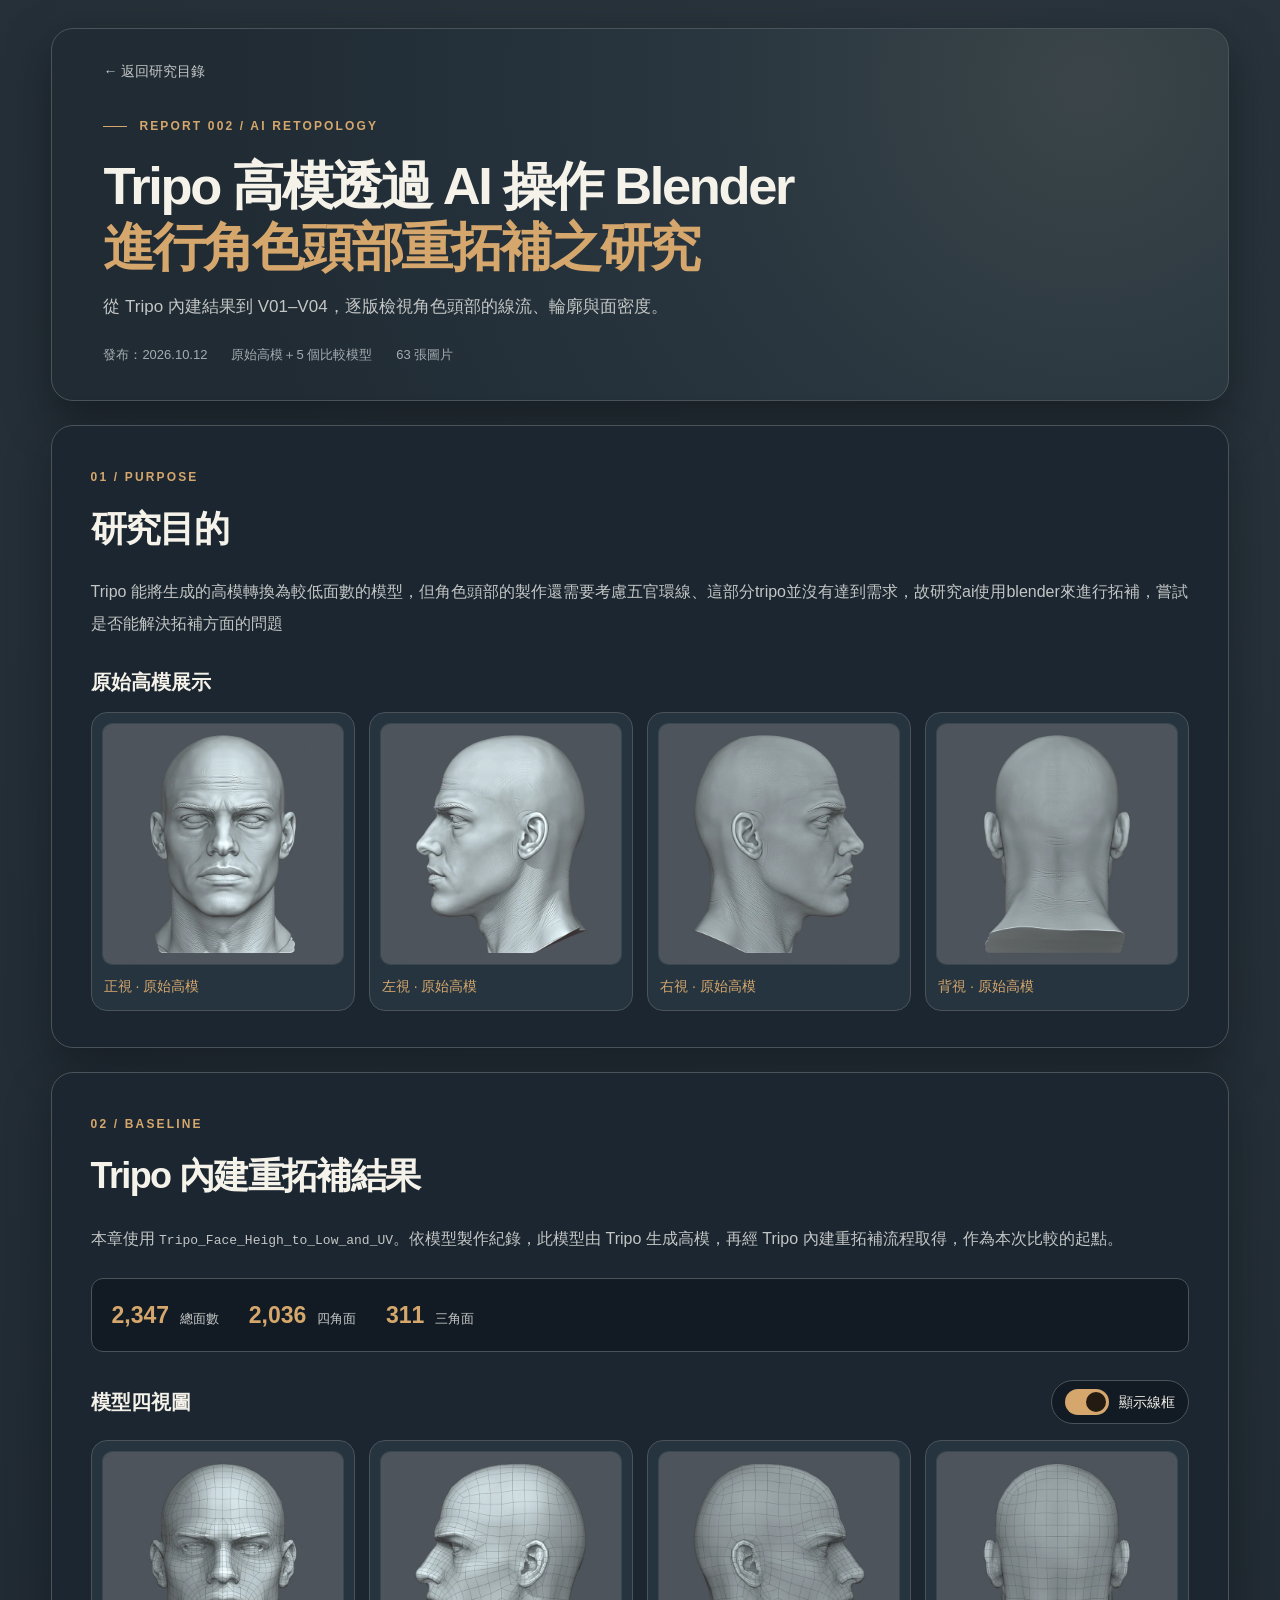
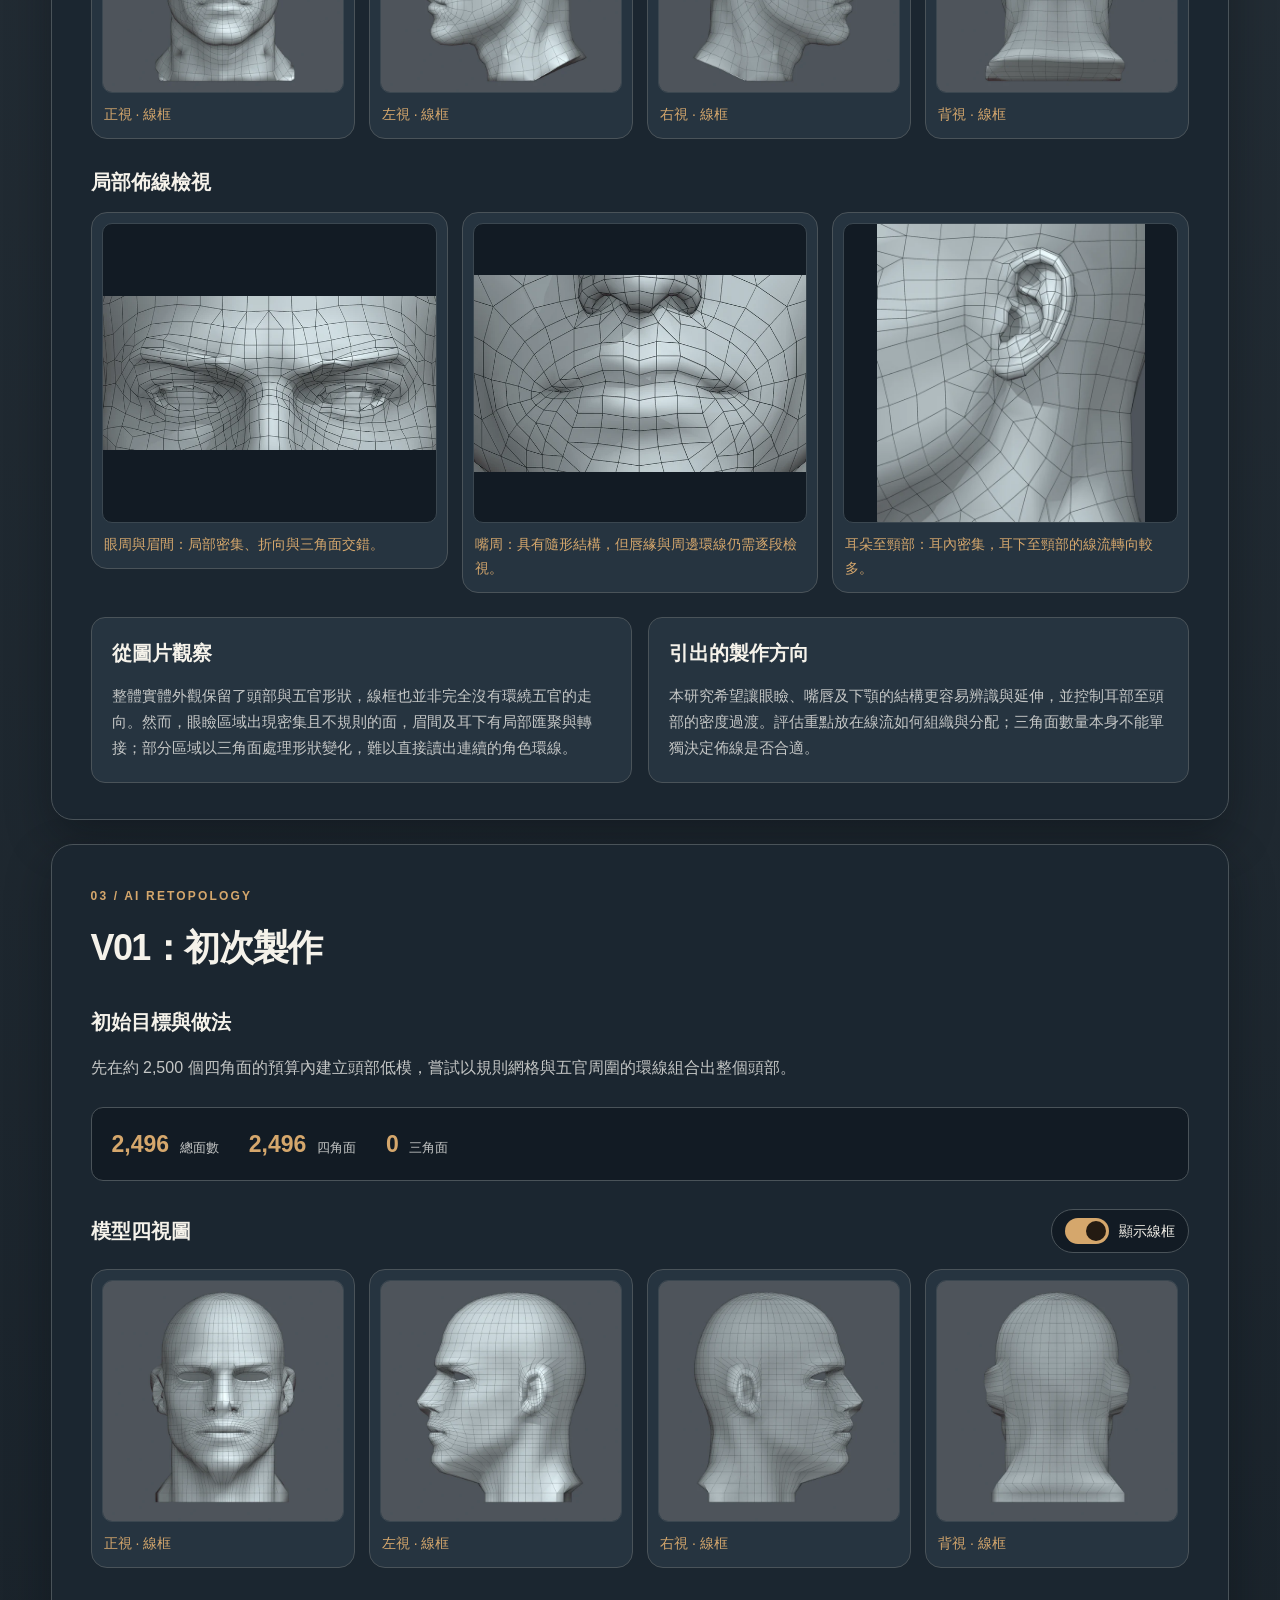
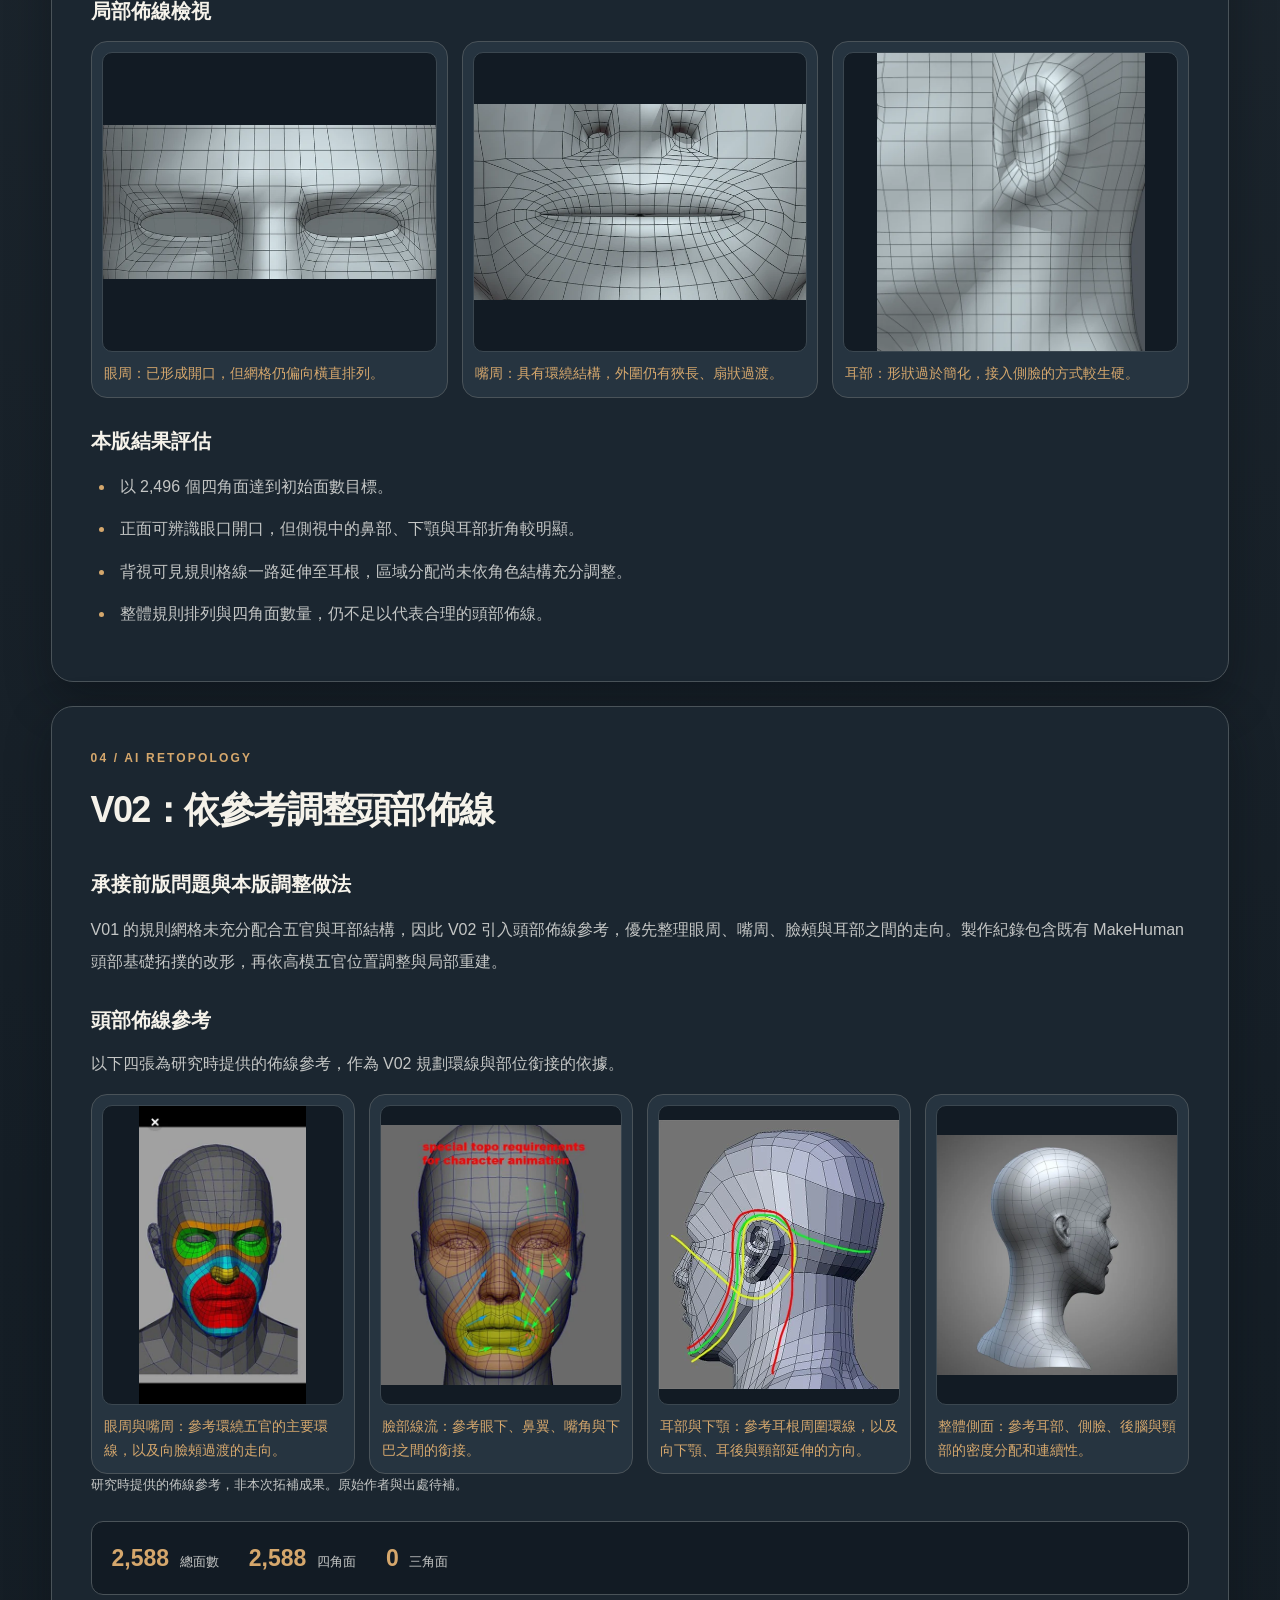
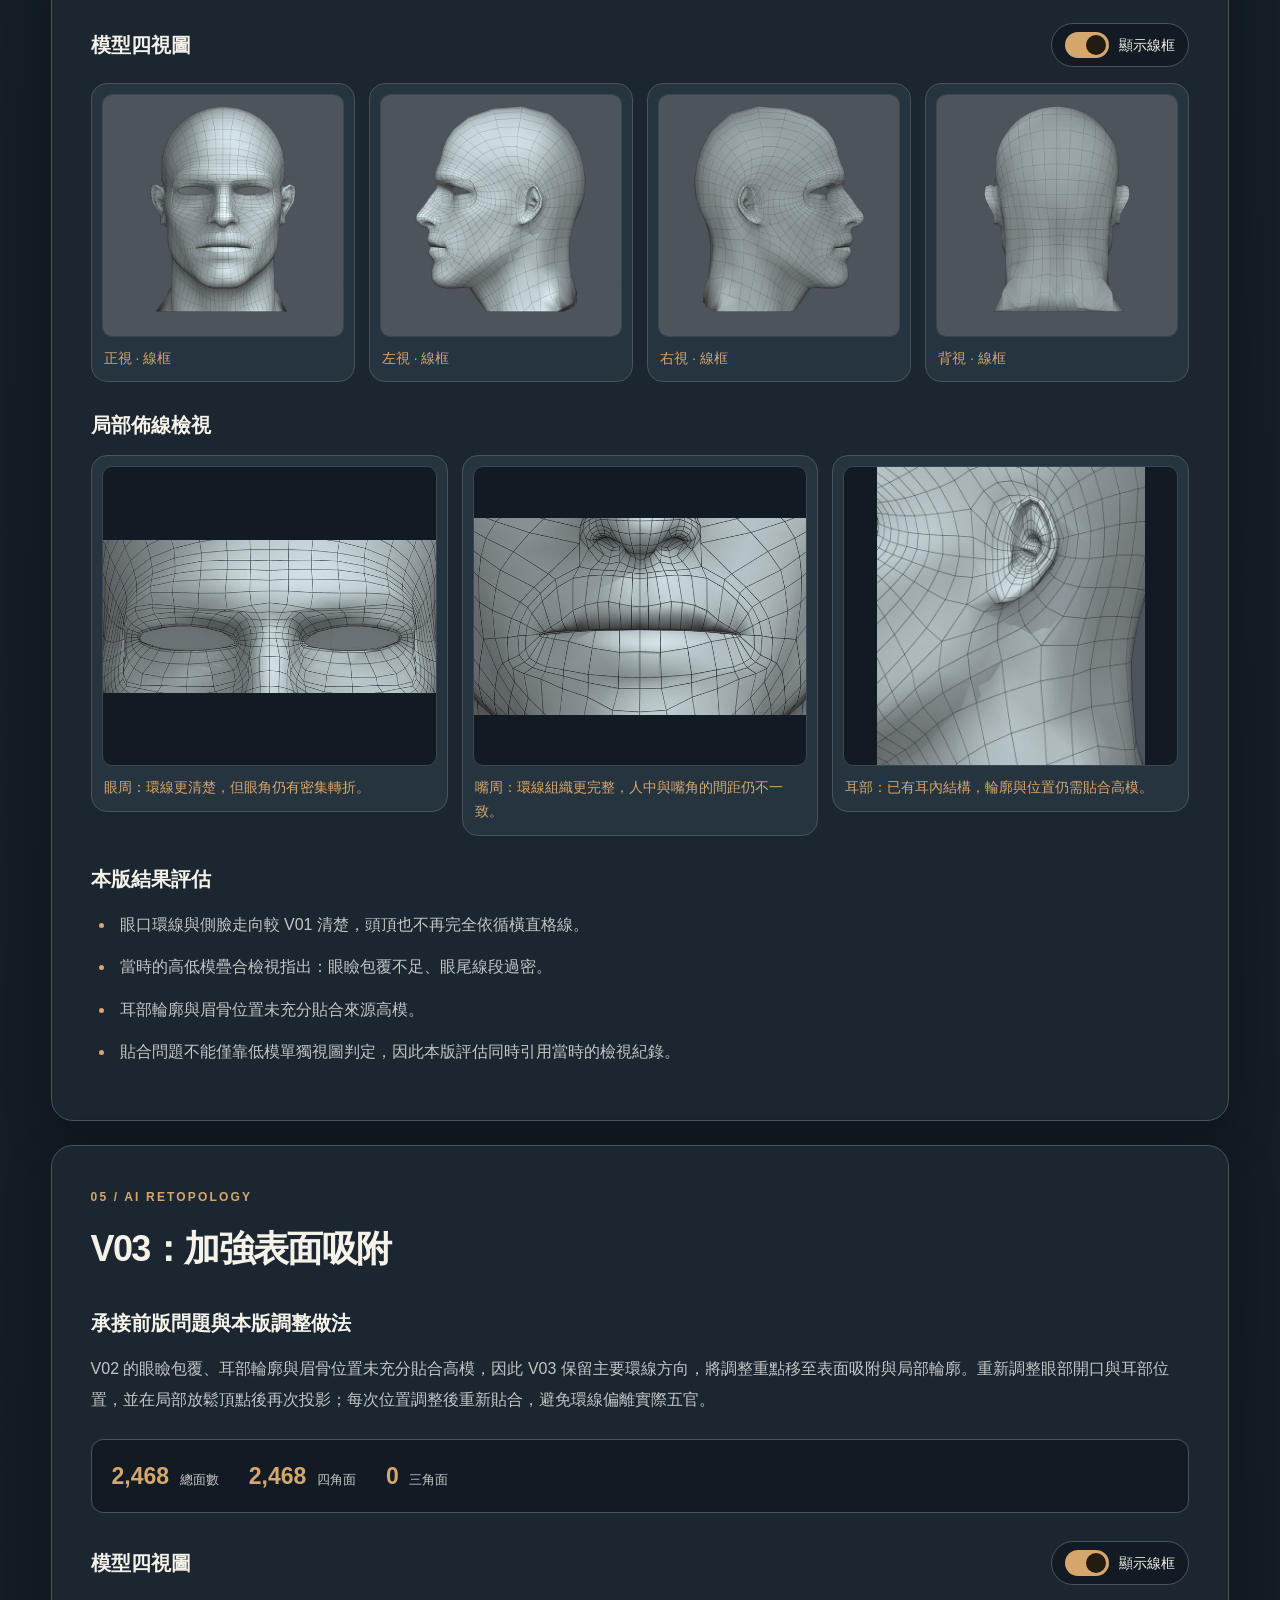
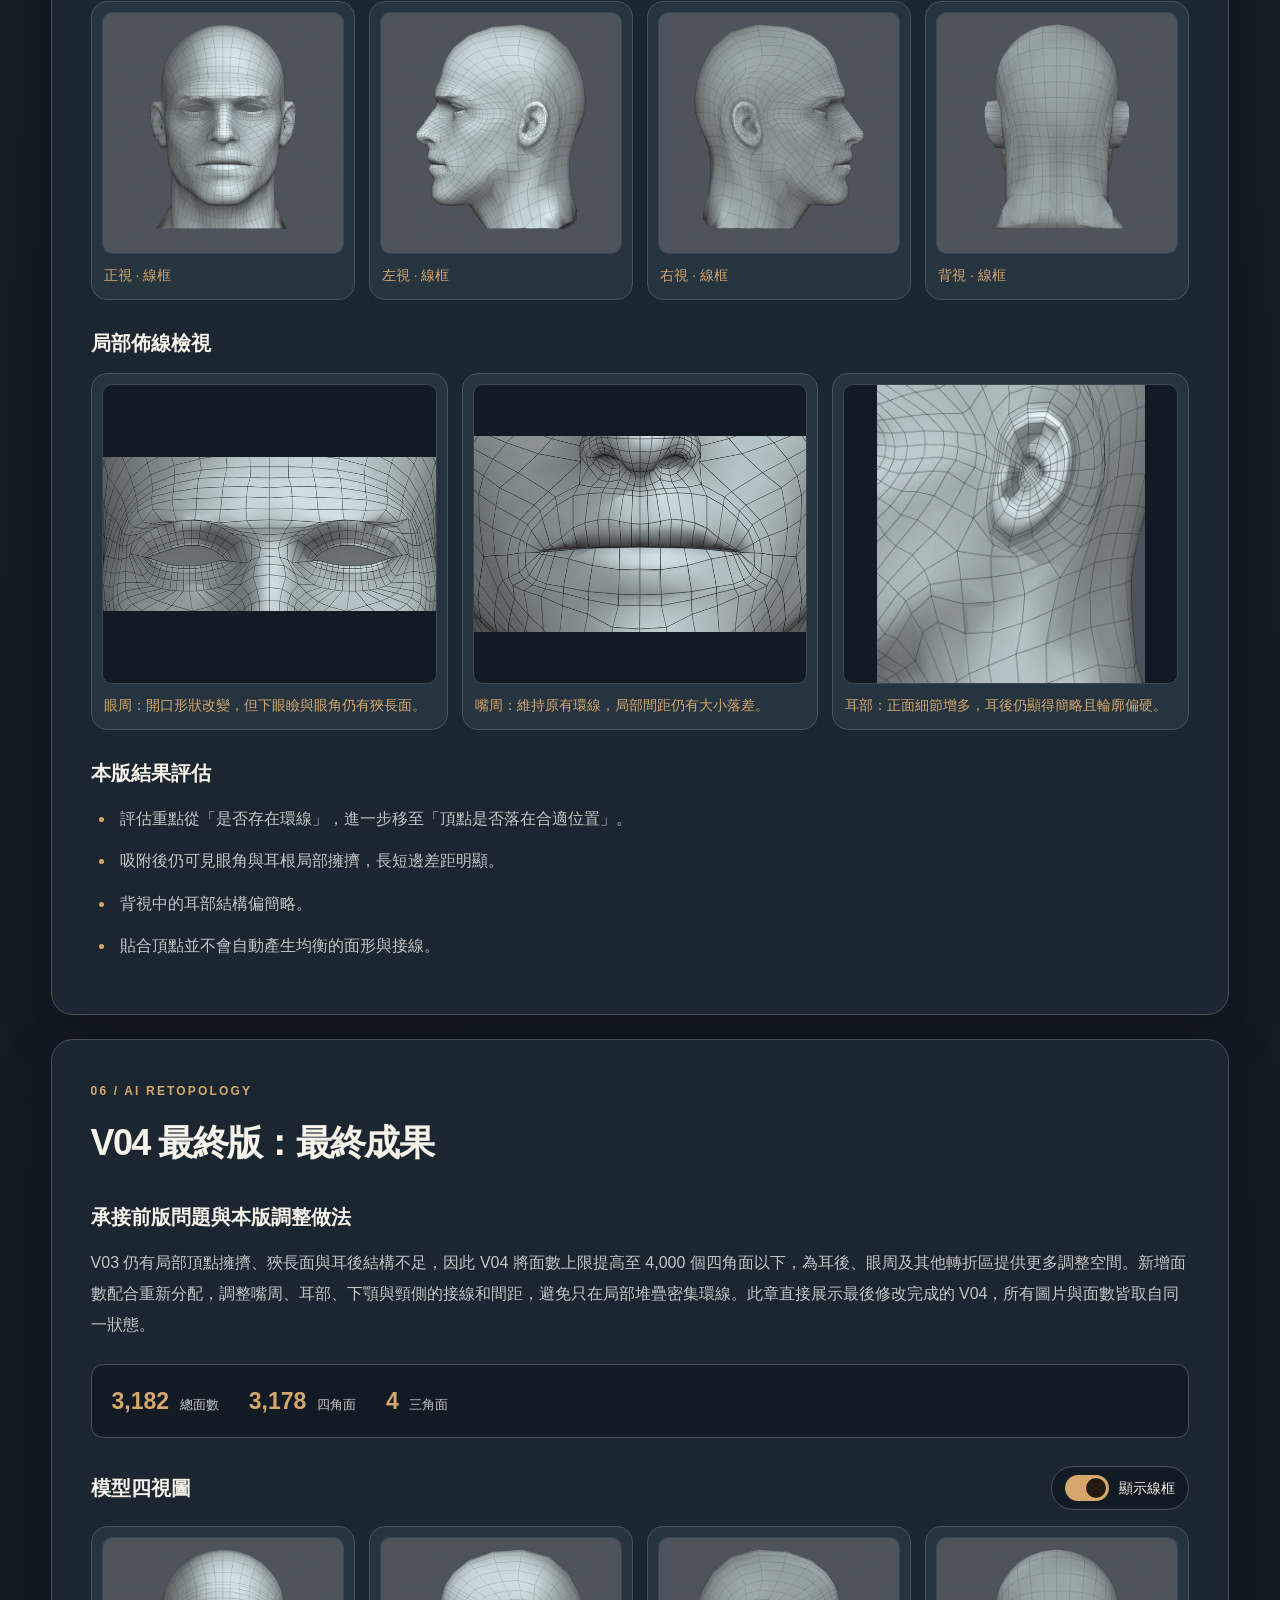
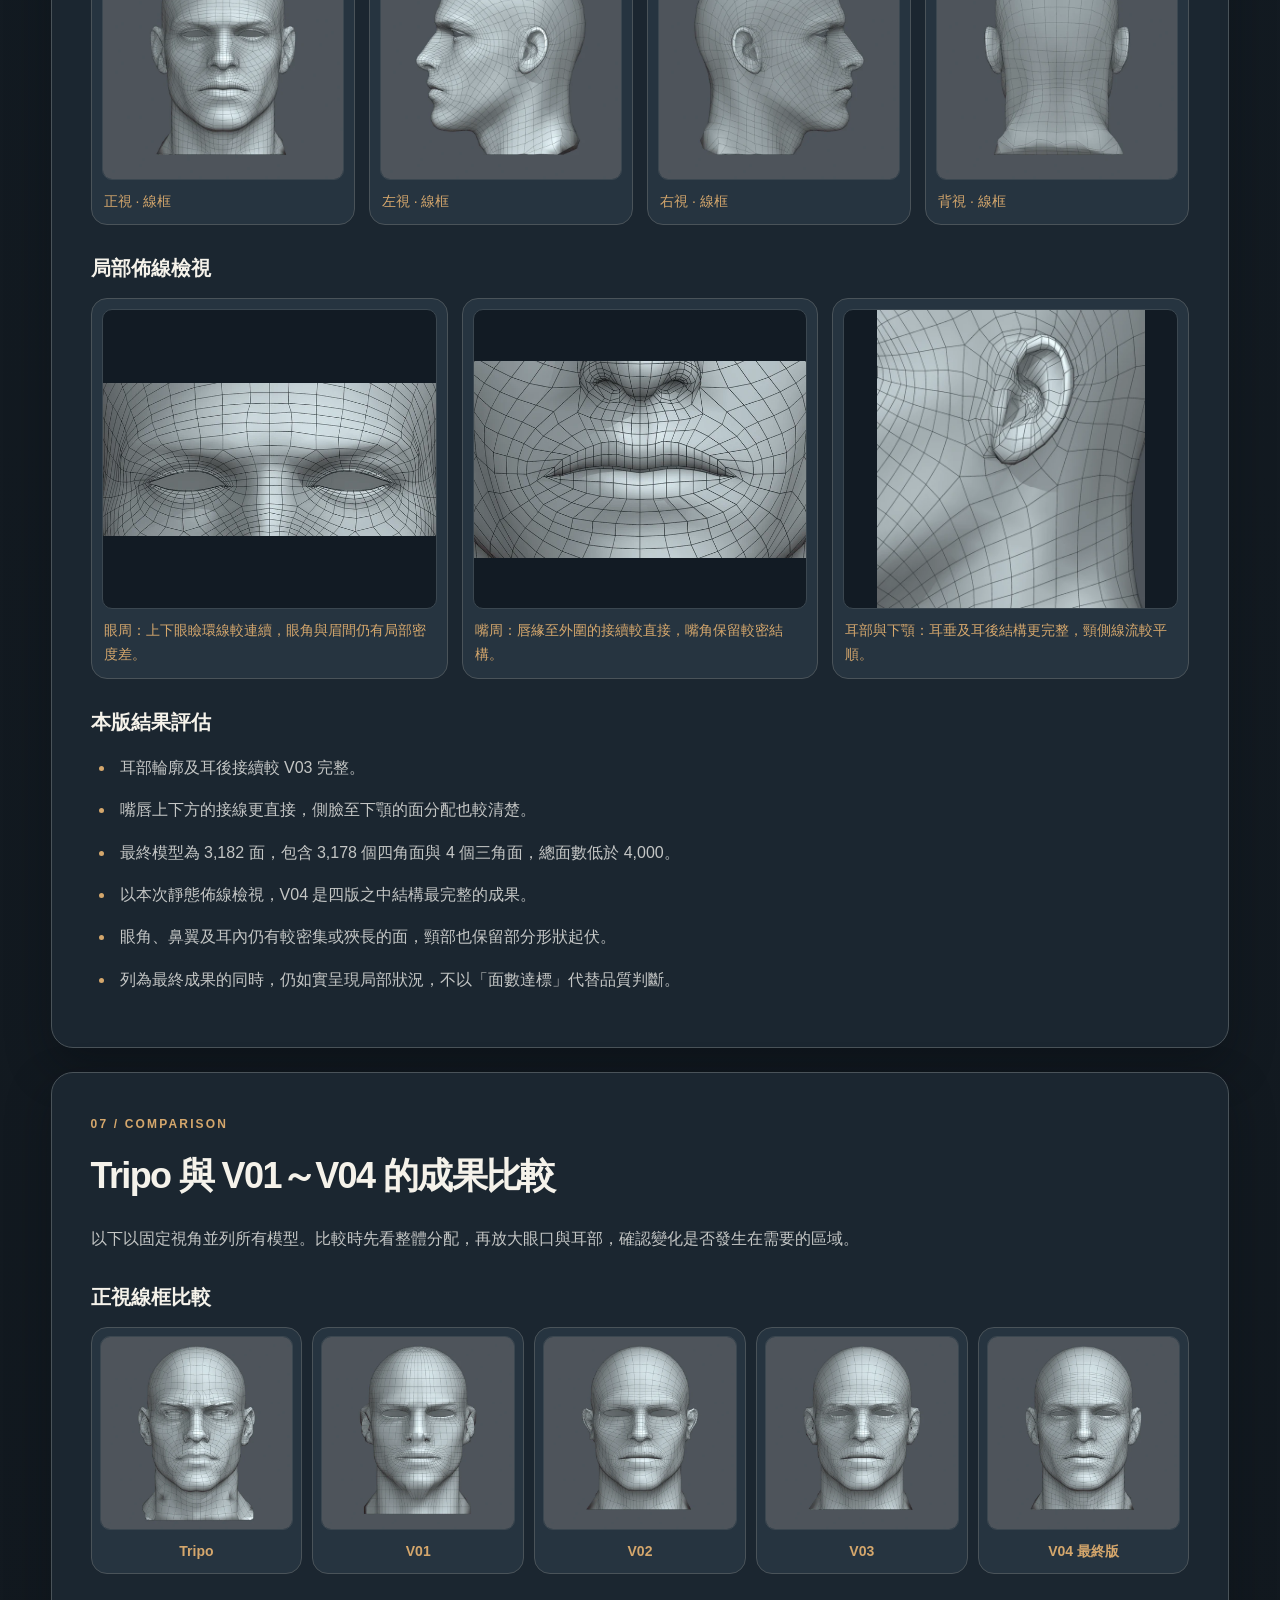
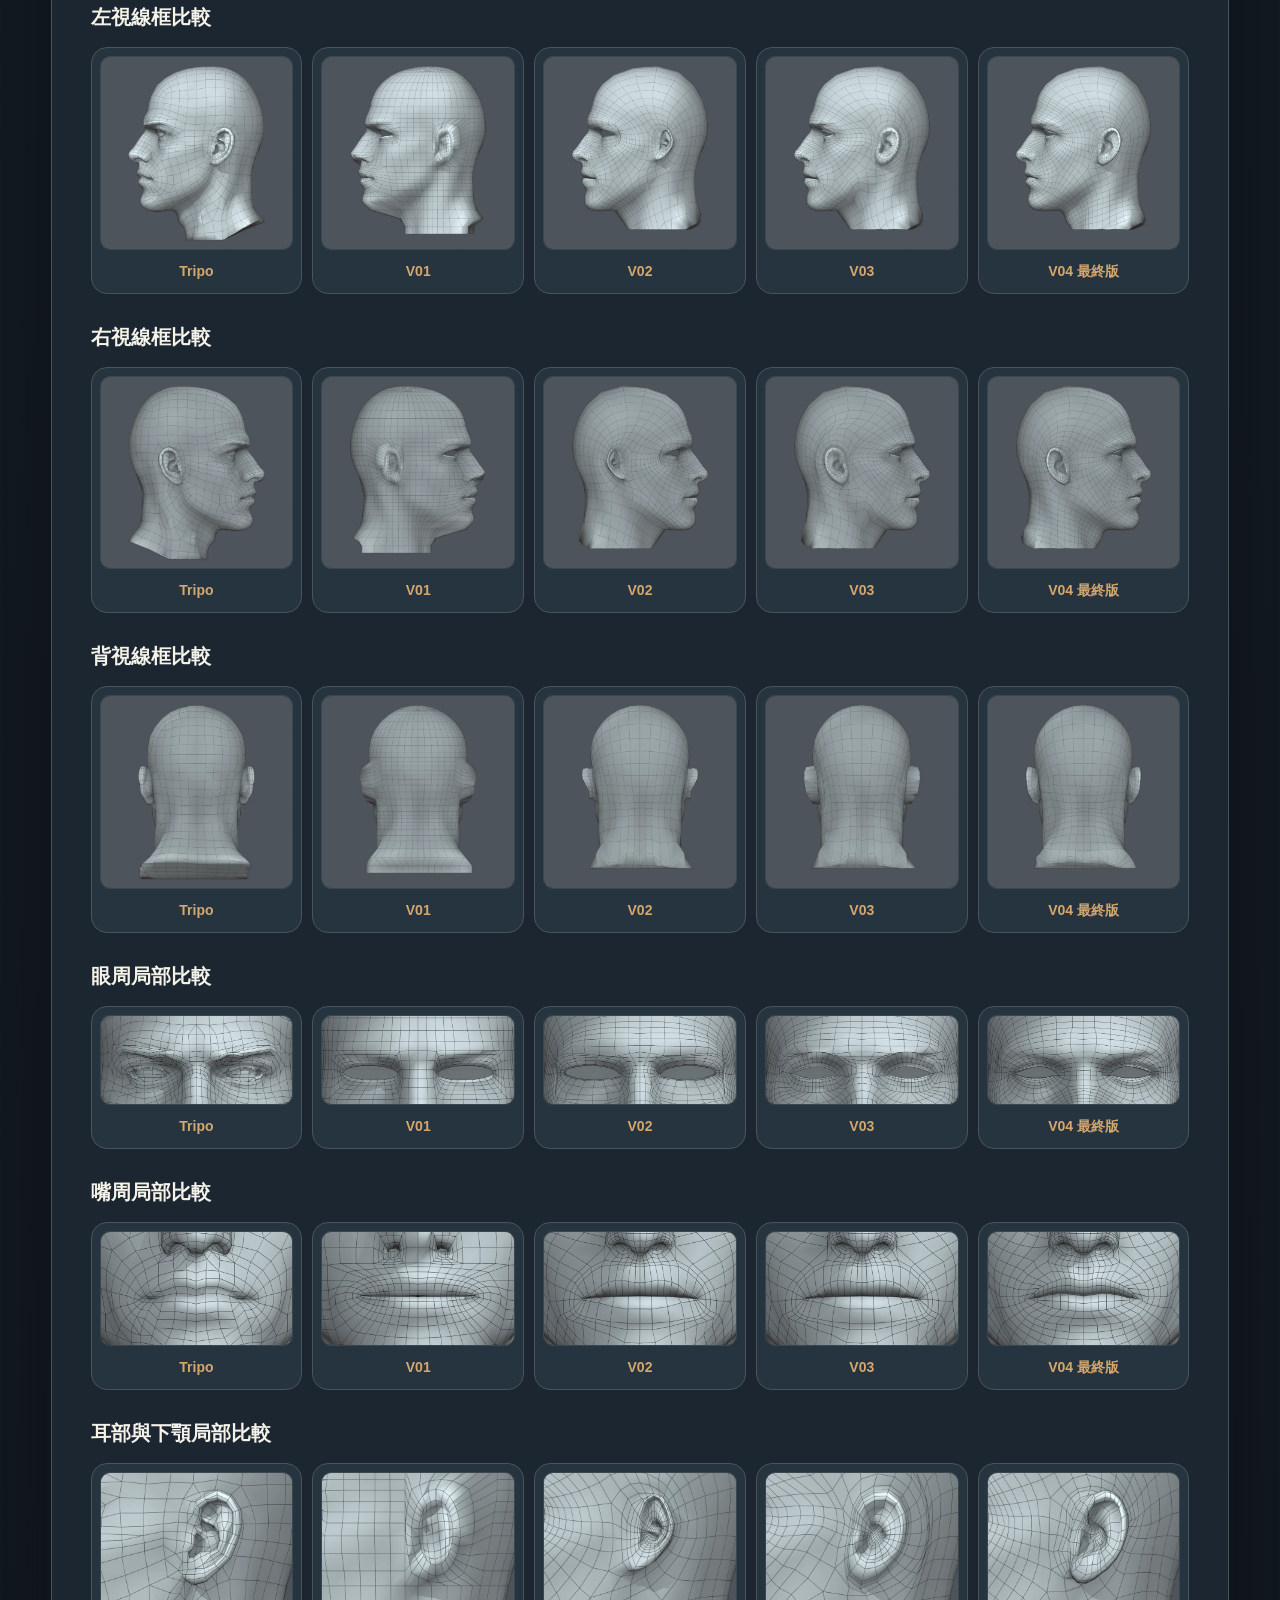
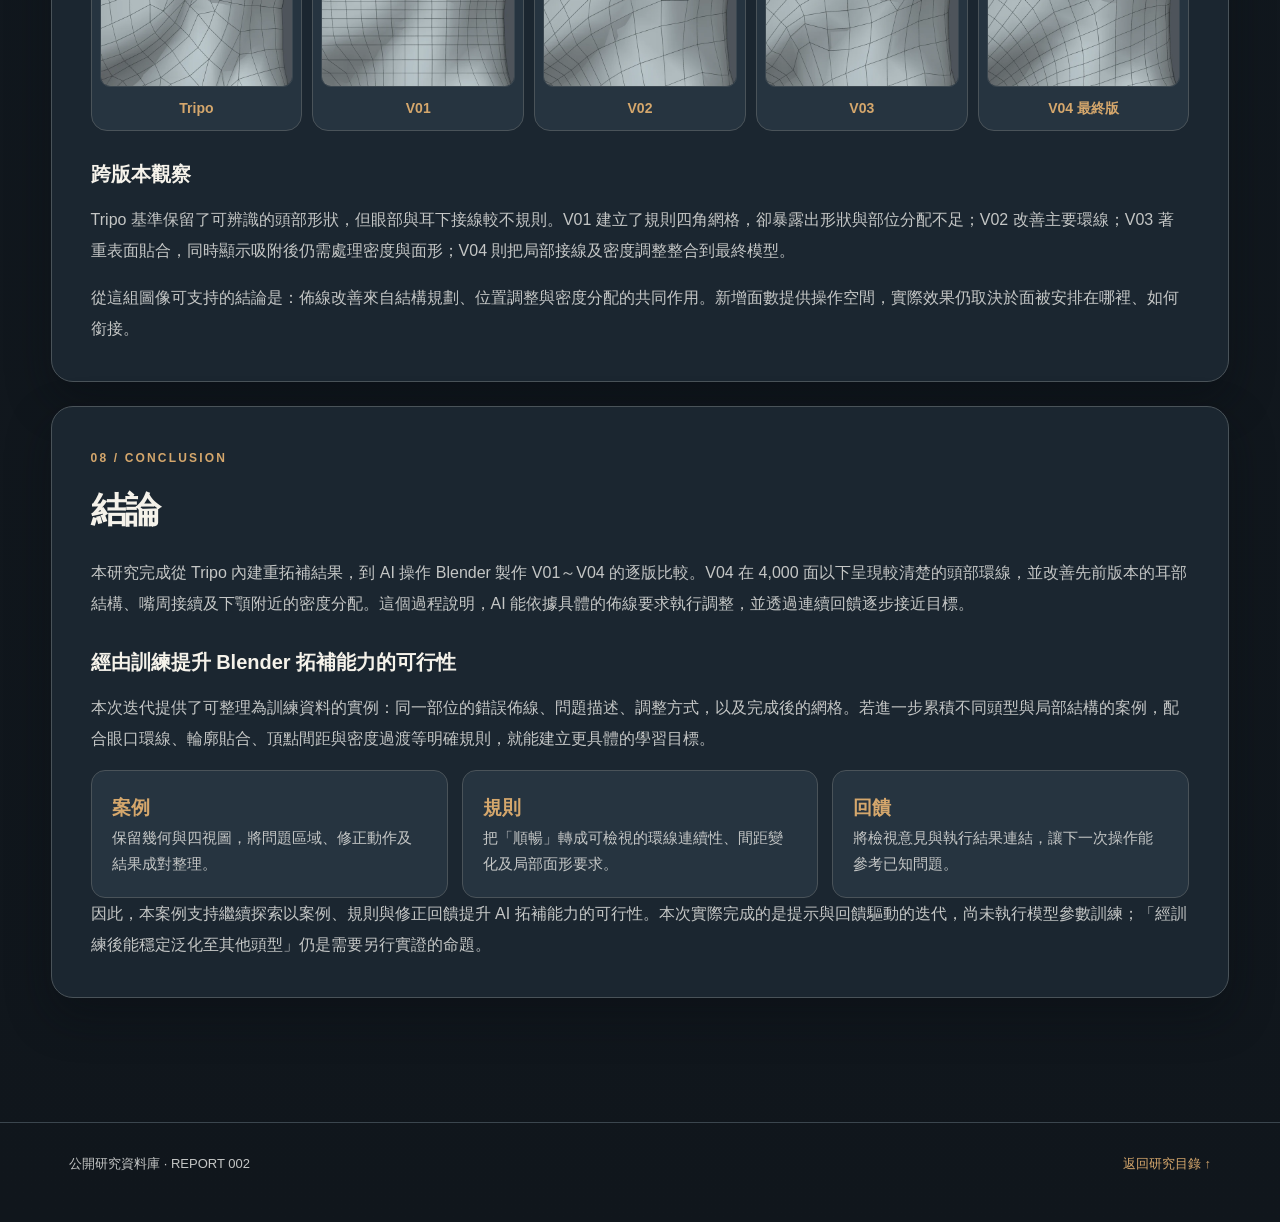
<file: reports/tripo-blender-retopology.html>
<!doctype html>
<html lang="zh-Hant"><head><meta charset="utf-8"><meta name="viewport" content="width=device-width, initial-scale=1"><meta name="theme-color" content="#111820"><meta name="description" content="從 Tripo 高模及內建重拓補結果，到 AI 操作 Blender 製作 V01–V04，逐版檢視頭部線流、輪廓與面密度。"><title>Tripo 高模與 AI Blender 頭部重拓補研究｜公開研究資料庫</title>
  <link rel="icon" type="image/svg+xml" href="data:image/svg+xml,%3Csvg xmlns='http://www.w3.org/2000/svg' viewBox='0 0 64 64'%3E%3Crect width='64' height='64' rx='13' fill='%231b2630'/%3E%3Cpath d='M16 17h15q6 0 6 7v23H22q-6 0-6-7zm32 0H33q-6 0-6 7v23h15q6 0 6-7z' fill='none' stroke='%23d5a76c' stroke-width='3'/%3E%3C/svg%3E">
<link rel="stylesheet" href="../styles.css"><link rel="stylesheet" href="../theme-b8.css"><link rel="stylesheet" href="../topology-report.css"><script src="../image-lightbox.js?v=1" defer></script><script src="../topology-report.js?v=3" defer></script></head>
<body class="b8-theme topology-report"><main class="report-page"><div class="report-heading"><a class="back-link" href="../">← 返回研究目錄</a><div class="eyebrow"><span class="eyebrow-line"></span> REPORT 002 / AI RETOPOLOGY</div><h1>Tripo 高模透過 AI 操作 Blender<br><em>進行角色頭部重拓補之研究</em></h1><p class="report-deck">從 Tripo 內建結果到 V01–V04，逐版檢視角色頭部的線流、輪廓與面密度。</p><div class="byline"><span>發布：2026.10.12</span><span>原始高模＋5 個比較模型</span><span>63 張圖片</span></div></div><div class="report-layout"><div class="report-body"><section id="intro" class="article-section"><span class="section-num">01 / PURPOSE</span><h2>研究目的</h2><p>Tripo 能將生成的高模轉換為較低面數的模型，但角色頭部的製作還需要考慮五官環線、這部分tripo並沒有達到需求，故研究ai使用blender來進行拓補，嘗試是否能解決拓補方面的問題</p><h3>原始高模展示</h3><div class="four"><figure><button class="image" data-image="../assets/head-retopology/high_front_solid.webp" aria-label="放大：Tripo 原始高模 正視 · 原始高模"><img decoding="async" fetchpriority="high" src="../assets/head-retopology/previews/high_front_solid.webp" alt="Tripo 原始高模 正視 · 原始高模" loading="lazy" width="900" height="900"></button><figcaption>正視 · 原始高模</figcaption></figure><figure><button class="image" data-image="../assets/head-retopology/high_left_solid.webp" aria-label="放大：Tripo 原始高模 左視 · 原始高模"><img decoding="async" src="../assets/head-retopology/previews/high_left_solid.webp" alt="Tripo 原始高模 左視 · 原始高模" loading="lazy" width="900" height="900"></button><figcaption>左視 · 原始高模</figcaption></figure><figure><button class="image" data-image="../assets/head-retopology/high_right_solid.webp" aria-label="放大：Tripo 原始高模 右視 · 原始高模"><img decoding="async" src="../assets/head-retopology/previews/high_right_solid.webp" alt="Tripo 原始高模 右視 · 原始高模" loading="lazy" width="900" height="900"></button><figcaption>右視 · 原始高模</figcaption></figure><figure><button class="image" data-image="../assets/head-retopology/high_back_solid.webp" aria-label="放大：Tripo 原始高模 背視 · 原始高模"><img decoding="async" src="../assets/head-retopology/previews/high_back_solid.webp" alt="Tripo 原始高模 背視 · 原始高模" loading="lazy" width="900" height="900"></button><figcaption>背視 · 原始高模</figcaption></figure></div></section><section id="tripo" class="article-section"><span class="section-num">02 / BASELINE</span><h2>Tripo 內建重拓補結果</h2><p>本章使用 <code>Tripo_Face_Heigh_to_Low_and_UV</code>。依模型製作紀錄，此模型由 Tripo 生成高模，再經 Tripo 內建重拓補流程取得，作為本次比較的起點。</p><div class="facts"><span><b>2,347</b> 總面數</span><span><b>2,036</b> 四角面</span><span><b>311</b> 三角面</span></div><div class="view-gallery"><div class="view-toolbar"><h3>模型四視圖</h3><label class="wire-switch"><input type="checkbox" role="switch" aria-label="Tripo 顯示線框" checked><span class="switch-track" aria-hidden="true"></span><span>顯示線框</span></label></div><div class="four"><figure><button class="image" data-image="../assets/head-retopology/tripo_front_wire.webp" aria-label="放大：Tripo 正視"><img decoding="async" data-original="../assets/head-retopology/tripo_front_solid.webp" data-mode="solid" data-src="../assets/head-retopology/previews/tripo_front_solid.webp" alt="Tripo 正視 · 實體" loading="lazy" width="900" height="900" hidden><img decoding="async" data-original="../assets/head-retopology/tripo_front_wire.webp" data-mode="wire" src="../assets/head-retopology/previews/tripo_front_wire.webp" alt="Tripo 正視 · 線框" loading="lazy" width="900" height="900"></button><figcaption>正視 · <span class="view-mode">線框</span></figcaption></figure><figure><button class="image" data-image="../assets/head-retopology/tripo_left_wire.webp" aria-label="放大：Tripo 左視"><img decoding="async" data-original="../assets/head-retopology/tripo_left_solid.webp" data-mode="solid" data-src="../assets/head-retopology/previews/tripo_left_solid.webp" alt="Tripo 左視 · 實體" loading="lazy" width="900" height="900" hidden><img decoding="async" data-original="../assets/head-retopology/tripo_left_wire.webp" data-mode="wire" src="../assets/head-retopology/previews/tripo_left_wire.webp" alt="Tripo 左視 · 線框" loading="lazy" width="900" height="900"></button><figcaption>左視 · <span class="view-mode">線框</span></figcaption></figure><figure><button class="image" data-image="../assets/head-retopology/tripo_right_wire.webp" aria-label="放大：Tripo 右視"><img decoding="async" data-original="../assets/head-retopology/tripo_right_solid.webp" data-mode="solid" data-src="../assets/head-retopology/previews/tripo_right_solid.webp" alt="Tripo 右視 · 實體" loading="lazy" width="900" height="900" hidden><img decoding="async" data-original="../assets/head-retopology/tripo_right_wire.webp" data-mode="wire" src="../assets/head-retopology/previews/tripo_right_wire.webp" alt="Tripo 右視 · 線框" loading="lazy" width="900" height="900"></button><figcaption>右視 · <span class="view-mode">線框</span></figcaption></figure><figure><button class="image" data-image="../assets/head-retopology/tripo_back_wire.webp" aria-label="放大：Tripo 背視"><img decoding="async" data-original="../assets/head-retopology/tripo_back_solid.webp" data-mode="solid" data-src="../assets/head-retopology/previews/tripo_back_solid.webp" alt="Tripo 背視 · 實體" loading="lazy" width="900" height="900" hidden><img decoding="async" data-original="../assets/head-retopology/tripo_back_wire.webp" data-mode="wire" src="../assets/head-retopology/previews/tripo_back_wire.webp" alt="Tripo 背視 · 線框" loading="lazy" width="900" height="900"></button><figcaption>背視 · <span class="view-mode">線框</span></figcaption></figure></div></div><h3>局部佈線檢視</h3><div class="details"><figure><button class="image" data-image="../assets/head-retopology/tripo_eye.webp" aria-label="放大：Tripo 眼周與眉間：局部密集、折向與三角面交錯。"><img decoding="async" src="../assets/head-retopology/previews/tripo_eye.webp" alt="Tripo 眼周與眉間：局部密集、折向與三角面交錯。" loading="lazy" width="900" height="900"></button><figcaption>眼周與眉間：局部密集、折向與三角面交錯。</figcaption></figure><figure><button class="image" data-image="../assets/head-retopology/tripo_mouth.webp" aria-label="放大：Tripo 嘴周：具有隨形結構，但唇緣與周邊環線仍需逐段檢視。"><img decoding="async" src="../assets/head-retopology/previews/tripo_mouth.webp" alt="Tripo 嘴周：具有隨形結構，但唇緣與周邊環線仍需逐段檢視。" loading="lazy" width="900" height="900"></button><figcaption>嘴周：具有隨形結構，但唇緣與周邊環線仍需逐段檢視。</figcaption></figure><figure><button class="image" data-image="../assets/head-retopology/tripo_ear_jaw.webp" aria-label="放大：Tripo 耳朵至頸部：耳內密集，耳下至頸部的線流轉向較多。"><img decoding="async" src="../assets/head-retopology/previews/tripo_ear_jaw.webp" alt="Tripo 耳朵至頸部：耳內密集，耳下至頸部的線流轉向較多。" loading="lazy" width="900" height="900"></button><figcaption>耳朵至頸部：耳內密集，耳下至頸部的線流轉向較多。</figcaption></figure></div><div class="textcols"><div><h3>從圖片觀察</h3><p>整體實體外觀保留了頭部與五官形狀，線框也並非完全沒有環繞五官的走向。然而，眼瞼區域出現密集且不規則的面，眉間及耳下有局部匯聚與轉接；部分區域以三角面處理形狀變化，難以直接讀出連續的角色環線。</p></div><div><h3>引出的製作方向</h3><p>本研究希望讓眼瞼、嘴唇及下顎的結構更容易辨識與延伸，並控制耳部至頭部的密度過渡。評估重點放在線流如何組織與分配；三角面數量本身不能單獨決定佈線是否合適。</p></div></div></section><section id="v01" class="article-section"><span class="section-num">03 / AI RETOPOLOGY</span><h2>V01：初次製作</h2><h3>初始目標與做法</h3><p>先在約 2,500 個四角面的預算內建立頭部低模，嘗試以規則網格與五官周圍的環線組合出整個頭部。</p><div class="facts"><span><b>2,496</b> 總面數</span><span><b>2,496</b> 四角面</span><span><b>0</b> 三角面</span></div><div class="view-gallery"><div class="view-toolbar"><h3>模型四視圖</h3><label class="wire-switch"><input type="checkbox" role="switch" aria-label="V01 顯示線框" checked><span class="switch-track" aria-hidden="true"></span><span>顯示線框</span></label></div><div class="four"><figure><button class="image" data-image="../assets/head-retopology/v01_front_wire.webp" aria-label="放大：V01 正視"><img decoding="async" data-original="../assets/head-retopology/v01_front_solid.webp" data-mode="solid" data-src="../assets/head-retopology/previews/v01_front_solid.webp" alt="V01 正視 · 實體" loading="lazy" width="900" height="900" hidden><img decoding="async" data-original="../assets/head-retopology/v01_front_wire.webp" data-mode="wire" src="../assets/head-retopology/previews/v01_front_wire.webp" alt="V01 正視 · 線框" loading="lazy" width="900" height="900"></button><figcaption>正視 · <span class="view-mode">線框</span></figcaption></figure><figure><button class="image" data-image="../assets/head-retopology/v01_left_wire.webp" aria-label="放大：V01 左視"><img decoding="async" data-original="../assets/head-retopology/v01_left_solid.webp" data-mode="solid" data-src="../assets/head-retopology/previews/v01_left_solid.webp" alt="V01 左視 · 實體" loading="lazy" width="900" height="900" hidden><img decoding="async" data-original="../assets/head-retopology/v01_left_wire.webp" data-mode="wire" src="../assets/head-retopology/previews/v01_left_wire.webp" alt="V01 左視 · 線框" loading="lazy" width="900" height="900"></button><figcaption>左視 · <span class="view-mode">線框</span></figcaption></figure><figure><button class="image" data-image="../assets/head-retopology/v01_right_wire.webp" aria-label="放大：V01 右視"><img decoding="async" data-original="../assets/head-retopology/v01_right_solid.webp" data-mode="solid" data-src="../assets/head-retopology/previews/v01_right_solid.webp" alt="V01 右視 · 實體" loading="lazy" width="900" height="900" hidden><img decoding="async" data-original="../assets/head-retopology/v01_right_wire.webp" data-mode="wire" src="../assets/head-retopology/previews/v01_right_wire.webp" alt="V01 右視 · 線框" loading="lazy" width="900" height="900"></button><figcaption>右視 · <span class="view-mode">線框</span></figcaption></figure><figure><button class="image" data-image="../assets/head-retopology/v01_back_wire.webp" aria-label="放大：V01 背視"><img decoding="async" data-original="../assets/head-retopology/v01_back_solid.webp" data-mode="solid" data-src="../assets/head-retopology/previews/v01_back_solid.webp" alt="V01 背視 · 實體" loading="lazy" width="900" height="900" hidden><img decoding="async" data-original="../assets/head-retopology/v01_back_wire.webp" data-mode="wire" src="../assets/head-retopology/previews/v01_back_wire.webp" alt="V01 背視 · 線框" loading="lazy" width="900" height="900"></button><figcaption>背視 · <span class="view-mode">線框</span></figcaption></figure></div></div><h3>局部佈線檢視</h3><div class="details"><figure><button class="image" data-image="../assets/head-retopology/v01_eye.webp" aria-label="放大：V01 眼周：已形成開口，但網格仍偏向橫直排列。"><img decoding="async" src="../assets/head-retopology/previews/v01_eye.webp" alt="V01 眼周：已形成開口，但網格仍偏向橫直排列。" loading="lazy" width="900" height="900"></button><figcaption>眼周：已形成開口，但網格仍偏向橫直排列。</figcaption></figure><figure><button class="image" data-image="../assets/head-retopology/v01_mouth.webp" aria-label="放大：V01 嘴周：具有環繞結構，外圍仍有狹長、扇狀過渡。"><img decoding="async" src="../assets/head-retopology/previews/v01_mouth.webp" alt="V01 嘴周：具有環繞結構，外圍仍有狹長、扇狀過渡。" loading="lazy" width="900" height="900"></button><figcaption>嘴周：具有環繞結構，外圍仍有狹長、扇狀過渡。</figcaption></figure><figure><button class="image" data-image="../assets/head-retopology/v01_ear_jaw.webp" aria-label="放大：V01 耳部：形狀過於簡化，接入側臉的方式較生硬。"><img decoding="async" src="../assets/head-retopology/previews/v01_ear_jaw.webp" alt="V01 耳部：形狀過於簡化，接入側臉的方式較生硬。" loading="lazy" width="900" height="900"></button><figcaption>耳部：形狀過於簡化，接入側臉的方式較生硬。</figcaption></figure></div><h3>本版結果評估</h3><ul class="evaluation-list"><li>以 2,496 個四角面達到初始面數目標。</li><li>正面可辨識眼口開口，但側視中的鼻部、下顎與耳部折角較明顯。</li><li>背視可見規則格線一路延伸至耳根，區域分配尚未依角色結構充分調整。</li><li>整體規則排列與四角面數量，仍不足以代表合理的頭部佈線。</li></ul></section><section id="v02" class="article-section"><span class="section-num">04 / AI RETOPOLOGY</span><h2>V02：依參考調整頭部佈線</h2><h3>承接前版問題與本版調整做法</h3><p>V01 的規則網格未充分配合五官與耳部結構，因此 V02 引入頭部佈線參考，優先整理眼周、嘴周、臉頰與耳部之間的走向。製作紀錄包含既有 MakeHuman 頭部基礎拓撲的改形，再依高模五官位置調整與局部重建。</p><div class="topology-references"><h3>頭部佈線參考</h3><p>以下四張為研究時提供的佈線參考，作為 V02 規劃環線與部位銜接的依據。</p><div class="four reference-gallery"><figure><button class="image" data-image="../assets/head-retopology/reference_1.webp" aria-label="放大：佈線參考圖 1"><img decoding="async" src="../assets/head-retopology/previews/reference_1.webp" alt="佈線參考圖 1：眼周與嘴周：參考環繞五官的主要環線，以及向臉頰過渡的走向。" width="750" height="1334" loading="lazy"></button><figcaption>眼周與嘴周：參考環繞五官的主要環線，以及向臉頰過渡的走向。</figcaption></figure><figure><button class="image" data-image="../assets/head-retopology/reference_2.webp" aria-label="放大：佈線參考圖 2"><img decoding="async" src="../assets/head-retopology/previews/reference_2.webp" alt="佈線參考圖 2：臉部線流：參考眼下、鼻翼、嘴角與下巴之間的銜接。" width="508" height="550" loading="lazy"></button><figcaption>臉部線流：參考眼下、鼻翼、嘴角與下巴之間的銜接。</figcaption></figure><figure><button class="image" data-image="../assets/head-retopology/reference_3.webp" aria-label="放大：佈線參考圖 3"><img decoding="async" src="../assets/head-retopology/previews/reference_3.webp" alt="佈線參考圖 3：耳部與下顎：參考耳根周圍環線，以及向下顎、耳後與頸部延伸的方向。" width="480" height="537" loading="lazy"></button><figcaption>耳部與下顎：參考耳根周圍環線，以及向下顎、耳後與頸部延伸的方向。</figcaption></figure><figure><button class="image" data-image="../assets/head-retopology/reference_4.webp" aria-label="放大：佈線參考圖 4"><img decoding="async" src="../assets/head-retopology/previews/reference_4.webp" alt="佈線參考圖 4：整體側面：參考耳部、側臉、後腦與頸部的密度分配和連續性。" width="1200" height="1200" loading="lazy"></button><figcaption>整體側面：參考耳部、側臉、後腦與頸部的密度分配和連續性。</figcaption></figure></div><p class="reference-credit">研究時提供的佈線參考，非本次拓補成果。原始作者與出處待補。</p></div><div class="facts"><span><b>2,588</b> 總面數</span><span><b>2,588</b> 四角面</span><span><b>0</b> 三角面</span></div><div class="view-gallery"><div class="view-toolbar"><h3>模型四視圖</h3><label class="wire-switch"><input type="checkbox" role="switch" aria-label="V02 顯示線框" checked><span class="switch-track" aria-hidden="true"></span><span>顯示線框</span></label></div><div class="four"><figure><button class="image" data-image="../assets/head-retopology/v02_front_wire.webp" aria-label="放大：V02 正視"><img decoding="async" data-original="../assets/head-retopology/v02_front_solid.webp" data-mode="solid" data-src="../assets/head-retopology/previews/v02_front_solid.webp" alt="V02 正視 · 實體" loading="lazy" width="900" height="900" hidden><img decoding="async" data-original="../assets/head-retopology/v02_front_wire.webp" data-mode="wire" src="../assets/head-retopology/previews/v02_front_wire.webp" alt="V02 正視 · 線框" loading="lazy" width="900" height="900"></button><figcaption>正視 · <span class="view-mode">線框</span></figcaption></figure><figure><button class="image" data-image="../assets/head-retopology/v02_left_wire.webp" aria-label="放大：V02 左視"><img decoding="async" data-original="../assets/head-retopology/v02_left_solid.webp" data-mode="solid" data-src="../assets/head-retopology/previews/v02_left_solid.webp" alt="V02 左視 · 實體" loading="lazy" width="900" height="900" hidden><img decoding="async" data-original="../assets/head-retopology/v02_left_wire.webp" data-mode="wire" src="../assets/head-retopology/previews/v02_left_wire.webp" alt="V02 左視 · 線框" loading="lazy" width="900" height="900"></button><figcaption>左視 · <span class="view-mode">線框</span></figcaption></figure><figure><button class="image" data-image="../assets/head-retopology/v02_right_wire.webp" aria-label="放大：V02 右視"><img decoding="async" data-original="../assets/head-retopology/v02_right_solid.webp" data-mode="solid" data-src="../assets/head-retopology/previews/v02_right_solid.webp" alt="V02 右視 · 實體" loading="lazy" width="900" height="900" hidden><img decoding="async" data-original="../assets/head-retopology/v02_right_wire.webp" data-mode="wire" src="../assets/head-retopology/previews/v02_right_wire.webp" alt="V02 右視 · 線框" loading="lazy" width="900" height="900"></button><figcaption>右視 · <span class="view-mode">線框</span></figcaption></figure><figure><button class="image" data-image="../assets/head-retopology/v02_back_wire.webp" aria-label="放大：V02 背視"><img decoding="async" data-original="../assets/head-retopology/v02_back_solid.webp" data-mode="solid" data-src="../assets/head-retopology/previews/v02_back_solid.webp" alt="V02 背視 · 實體" loading="lazy" width="900" height="900" hidden><img decoding="async" data-original="../assets/head-retopology/v02_back_wire.webp" data-mode="wire" src="../assets/head-retopology/previews/v02_back_wire.webp" alt="V02 背視 · 線框" loading="lazy" width="900" height="900"></button><figcaption>背視 · <span class="view-mode">線框</span></figcaption></figure></div></div><h3>局部佈線檢視</h3><div class="details"><figure><button class="image" data-image="../assets/head-retopology/v02_eye.webp" aria-label="放大：V02 眼周：環線更清楚，但眼角仍有密集轉折。"><img decoding="async" src="../assets/head-retopology/previews/v02_eye.webp" alt="V02 眼周：環線更清楚，但眼角仍有密集轉折。" loading="lazy" width="900" height="900"></button><figcaption>眼周：環線更清楚，但眼角仍有密集轉折。</figcaption></figure><figure><button class="image" data-image="../assets/head-retopology/v02_mouth.webp" aria-label="放大：V02 嘴周：環線組織更完整，人中與嘴角的間距仍不一致。"><img decoding="async" src="../assets/head-retopology/previews/v02_mouth.webp" alt="V02 嘴周：環線組織更完整，人中與嘴角的間距仍不一致。" loading="lazy" width="900" height="900"></button><figcaption>嘴周：環線組織更完整，人中與嘴角的間距仍不一致。</figcaption></figure><figure><button class="image" data-image="../assets/head-retopology/v02_ear_jaw.webp" aria-label="放大：V02 耳部：已有耳內結構，輪廓與位置仍需貼合高模。"><img decoding="async" src="../assets/head-retopology/previews/v02_ear_jaw.webp" alt="V02 耳部：已有耳內結構，輪廓與位置仍需貼合高模。" loading="lazy" width="900" height="900"></button><figcaption>耳部：已有耳內結構，輪廓與位置仍需貼合高模。</figcaption></figure></div><h3>本版結果評估</h3><ul class="evaluation-list"><li>眼口環線與側臉走向較 V01 清楚，頭頂也不再完全依循橫直格線。</li><li>當時的高低模疊合檢視指出：眼瞼包覆不足、眼尾線段過密。</li><li>耳部輪廓與眉骨位置未充分貼合來源高模。</li><li>貼合問題不能僅靠低模單獨視圖判定，因此本版評估同時引用當時的檢視紀錄。</li></ul></section><section id="v03" class="article-section"><span class="section-num">05 / AI RETOPOLOGY</span><h2>V03：加強表面吸附</h2><h3>承接前版問題與本版調整做法</h3><p>V02 的眼瞼包覆、耳部輪廓與眉骨位置未充分貼合高模，因此 V03 保留主要環線方向，將調整重點移至表面吸附與局部輪廓。重新調整眼部開口與耳部位置，並在局部放鬆頂點後再次投影；每次位置調整後重新貼合，避免環線偏離實際五官。</p><div class="facts"><span><b>2,468</b> 總面數</span><span><b>2,468</b> 四角面</span><span><b>0</b> 三角面</span></div><div class="view-gallery"><div class="view-toolbar"><h3>模型四視圖</h3><label class="wire-switch"><input type="checkbox" role="switch" aria-label="V03 顯示線框" checked><span class="switch-track" aria-hidden="true"></span><span>顯示線框</span></label></div><div class="four"><figure><button class="image" data-image="../assets/head-retopology/v03_front_wire.webp" aria-label="放大：V03 正視"><img decoding="async" data-original="../assets/head-retopology/v03_front_solid.webp" data-mode="solid" data-src="../assets/head-retopology/previews/v03_front_solid.webp" alt="V03 正視 · 實體" loading="lazy" width="900" height="900" hidden><img decoding="async" data-original="../assets/head-retopology/v03_front_wire.webp" data-mode="wire" src="../assets/head-retopology/previews/v03_front_wire.webp" alt="V03 正視 · 線框" loading="lazy" width="900" height="900"></button><figcaption>正視 · <span class="view-mode">線框</span></figcaption></figure><figure><button class="image" data-image="../assets/head-retopology/v03_left_wire.webp" aria-label="放大：V03 左視"><img decoding="async" data-original="../assets/head-retopology/v03_left_solid.webp" data-mode="solid" data-src="../assets/head-retopology/previews/v03_left_solid.webp" alt="V03 左視 · 實體" loading="lazy" width="900" height="900" hidden><img decoding="async" data-original="../assets/head-retopology/v03_left_wire.webp" data-mode="wire" src="../assets/head-retopology/previews/v03_left_wire.webp" alt="V03 左視 · 線框" loading="lazy" width="900" height="900"></button><figcaption>左視 · <span class="view-mode">線框</span></figcaption></figure><figure><button class="image" data-image="../assets/head-retopology/v03_right_wire.webp" aria-label="放大：V03 右視"><img decoding="async" data-original="../assets/head-retopology/v03_right_solid.webp" data-mode="solid" data-src="../assets/head-retopology/previews/v03_right_solid.webp" alt="V03 右視 · 實體" loading="lazy" width="900" height="900" hidden><img decoding="async" data-original="../assets/head-retopology/v03_right_wire.webp" data-mode="wire" src="../assets/head-retopology/previews/v03_right_wire.webp" alt="V03 右視 · 線框" loading="lazy" width="900" height="900"></button><figcaption>右視 · <span class="view-mode">線框</span></figcaption></figure><figure><button class="image" data-image="../assets/head-retopology/v03_back_wire.webp" aria-label="放大：V03 背視"><img decoding="async" data-original="../assets/head-retopology/v03_back_solid.webp" data-mode="solid" data-src="../assets/head-retopology/previews/v03_back_solid.webp" alt="V03 背視 · 實體" loading="lazy" width="900" height="900" hidden><img decoding="async" data-original="../assets/head-retopology/v03_back_wire.webp" data-mode="wire" src="../assets/head-retopology/previews/v03_back_wire.webp" alt="V03 背視 · 線框" loading="lazy" width="900" height="900"></button><figcaption>背視 · <span class="view-mode">線框</span></figcaption></figure></div></div><h3>局部佈線檢視</h3><div class="details"><figure><button class="image" data-image="../assets/head-retopology/v03_eye.webp" aria-label="放大：V03 眼周：開口形狀改變，但下眼瞼與眼角仍有狹長面。"><img decoding="async" src="../assets/head-retopology/previews/v03_eye.webp" alt="V03 眼周：開口形狀改變，但下眼瞼與眼角仍有狹長面。" loading="lazy" width="900" height="900"></button><figcaption>眼周：開口形狀改變，但下眼瞼與眼角仍有狹長面。</figcaption></figure><figure><button class="image" data-image="../assets/head-retopology/v03_mouth.webp" aria-label="放大：V03 嘴周：維持原有環線，局部間距仍有大小落差。"><img decoding="async" src="../assets/head-retopology/previews/v03_mouth.webp" alt="V03 嘴周：維持原有環線，局部間距仍有大小落差。" loading="lazy" width="900" height="900"></button><figcaption>嘴周：維持原有環線，局部間距仍有大小落差。</figcaption></figure><figure><button class="image" data-image="../assets/head-retopology/v03_ear_jaw.webp" aria-label="放大：V03 耳部：正面細節增多，耳後仍顯得簡略且輪廓偏硬。"><img decoding="async" src="../assets/head-retopology/previews/v03_ear_jaw.webp" alt="V03 耳部：正面細節增多，耳後仍顯得簡略且輪廓偏硬。" loading="lazy" width="900" height="900"></button><figcaption>耳部：正面細節增多，耳後仍顯得簡略且輪廓偏硬。</figcaption></figure></div><h3>本版結果評估</h3><ul class="evaluation-list"><li>評估重點從「是否存在環線」，進一步移至「頂點是否落在合適位置」。</li><li>吸附後仍可見眼角與耳根局部擁擠，長短邊差距明顯。</li><li>背視中的耳部結構偏簡略。</li><li>貼合頂點並不會自動產生均衡的面形與接線。</li></ul></section><section id="v04" class="article-section"><span class="section-num">06 / AI RETOPOLOGY</span><h2>V04 最終版：最終成果</h2><h3>承接前版問題與本版調整做法</h3><p>V03 仍有局部頂點擁擠、狹長面與耳後結構不足，因此 V04 將面數上限提高至 4,000 個四角面以下，為耳後、眼周及其他轉折區提供更多調整空間。新增面數配合重新分配，調整嘴周、耳部、下顎與頸側的接線和間距，避免只在局部堆疊密集環線。此章直接展示最後修改完成的 V04，所有圖片與面數皆取自同一狀態。</p><div class="facts"><span><b>3,182</b> 總面數</span><span><b>3,178</b> 四角面</span><span><b>4</b> 三角面</span></div><div class="view-gallery"><div class="view-toolbar"><h3>模型四視圖</h3><label class="wire-switch"><input type="checkbox" role="switch" aria-label="V04 最終版 顯示線框" checked><span class="switch-track" aria-hidden="true"></span><span>顯示線框</span></label></div><div class="four"><figure><button class="image" data-image="../assets/head-retopology/v04_front_wire.webp" aria-label="放大：V04 最終版 正視"><img decoding="async" data-original="../assets/head-retopology/v04_front_solid.webp" data-mode="solid" data-src="../assets/head-retopology/previews/v04_front_solid.webp" alt="V04 最終版 正視 · 實體" loading="lazy" width="900" height="900" hidden><img decoding="async" data-original="../assets/head-retopology/v04_front_wire.webp" data-mode="wire" src="../assets/head-retopology/previews/v04_front_wire.webp" alt="V04 最終版 正視 · 線框" loading="lazy" width="900" height="900"></button><figcaption>正視 · <span class="view-mode">線框</span></figcaption></figure><figure><button class="image" data-image="../assets/head-retopology/v04_left_wire.webp" aria-label="放大：V04 最終版 左視"><img decoding="async" data-original="../assets/head-retopology/v04_left_solid.webp" data-mode="solid" data-src="../assets/head-retopology/previews/v04_left_solid.webp" alt="V04 最終版 左視 · 實體" loading="lazy" width="900" height="900" hidden><img decoding="async" data-original="../assets/head-retopology/v04_left_wire.webp" data-mode="wire" src="../assets/head-retopology/previews/v04_left_wire.webp" alt="V04 最終版 左視 · 線框" loading="lazy" width="900" height="900"></button><figcaption>左視 · <span class="view-mode">線框</span></figcaption></figure><figure><button class="image" data-image="../assets/head-retopology/v04_right_wire.webp" aria-label="放大：V04 最終版 右視"><img decoding="async" data-original="../assets/head-retopology/v04_right_solid.webp" data-mode="solid" data-src="../assets/head-retopology/previews/v04_right_solid.webp" alt="V04 最終版 右視 · 實體" loading="lazy" width="900" height="900" hidden><img decoding="async" data-original="../assets/head-retopology/v04_right_wire.webp" data-mode="wire" src="../assets/head-retopology/previews/v04_right_wire.webp" alt="V04 最終版 右視 · 線框" loading="lazy" width="900" height="900"></button><figcaption>右視 · <span class="view-mode">線框</span></figcaption></figure><figure><button class="image" data-image="../assets/head-retopology/v04_back_wire.webp" aria-label="放大：V04 最終版 背視"><img decoding="async" data-original="../assets/head-retopology/v04_back_solid.webp" data-mode="solid" data-src="../assets/head-retopology/previews/v04_back_solid.webp" alt="V04 最終版 背視 · 實體" loading="lazy" width="900" height="900" hidden><img decoding="async" data-original="../assets/head-retopology/v04_back_wire.webp" data-mode="wire" src="../assets/head-retopology/previews/v04_back_wire.webp" alt="V04 最終版 背視 · 線框" loading="lazy" width="900" height="900"></button><figcaption>背視 · <span class="view-mode">線框</span></figcaption></figure></div></div><h3>局部佈線檢視</h3><div class="details"><figure><button class="image" data-image="../assets/head-retopology/v04_eye.webp" aria-label="放大：V04 最終版 眼周：上下眼瞼環線較連續，眼角與眉間仍有局部密度差。"><img decoding="async" src="../assets/head-retopology/previews/v04_eye.webp" alt="V04 最終版 眼周：上下眼瞼環線較連續，眼角與眉間仍有局部密度差。" loading="lazy" width="900" height="900"></button><figcaption>眼周：上下眼瞼環線較連續，眼角與眉間仍有局部密度差。</figcaption></figure><figure><button class="image" data-image="../assets/head-retopology/v04_mouth.webp" aria-label="放大：V04 最終版 嘴周：唇緣至外圍的接續較直接，嘴角保留較密結構。"><img decoding="async" src="../assets/head-retopology/previews/v04_mouth.webp" alt="V04 最終版 嘴周：唇緣至外圍的接續較直接，嘴角保留較密結構。" loading="lazy" width="900" height="900"></button><figcaption>嘴周：唇緣至外圍的接續較直接，嘴角保留較密結構。</figcaption></figure><figure><button class="image" data-image="../assets/head-retopology/v04_ear_jaw.webp" aria-label="放大：V04 最終版 耳部與下顎：耳垂及耳後結構更完整，頸側線流較平順。"><img decoding="async" src="../assets/head-retopology/previews/v04_ear_jaw.webp" alt="V04 最終版 耳部與下顎：耳垂及耳後結構更完整，頸側線流較平順。" loading="lazy" width="900" height="900"></button><figcaption>耳部與下顎：耳垂及耳後結構更完整，頸側線流較平順。</figcaption></figure></div><h3>本版結果評估</h3><ul class="evaluation-list"><li>耳部輪廓及耳後接續較 V03 完整。</li><li>嘴唇上下方的接線更直接，側臉至下顎的面分配也較清楚。</li><li>最終模型為 3,182 面，包含 3,178 個四角面與 4 個三角面，總面數低於 4,000。</li><li>以本次靜態佈線檢視，V04 是四版之中結構最完整的成果。</li><li>眼角、鼻翼及耳內仍有較密集或狹長的面，頸部也保留部分形狀起伏。</li><li>列為最終成果的同時，仍如實呈現局部狀況，不以「面數達標」代替品質判斷。</li></ul></section><section id="comparison" class="article-section"><span class="section-num">07 / COMPARISON</span><h2>Tripo 與 V01～V04 的成果比較</h2><p>以下以固定視角並列所有模型。比較時先看整體分配，再放大眼口與耳部，確認變化是否發生在需要的區域。</p><h3>正視線框比較</h3><div class="compare"><figure><button class="image" data-image="../assets/head-retopology/tripo_front_wire.webp" aria-label="放大：Tripo Tripo"><img decoding="async" src="../assets/head-retopology/previews/tripo_front_wire.webp" alt="Tripo Tripo" loading="lazy" width="900" height="900"></button><figcaption>Tripo</figcaption></figure><figure><button class="image" data-image="../assets/head-retopology/v01_front_wire.webp" aria-label="放大：V01 V01"><img decoding="async" src="../assets/head-retopology/previews/v01_front_wire.webp" alt="V01 V01" loading="lazy" width="900" height="900"></button><figcaption>V01</figcaption></figure><figure><button class="image" data-image="../assets/head-retopology/v02_front_wire.webp" aria-label="放大：V02 V02"><img decoding="async" src="../assets/head-retopology/previews/v02_front_wire.webp" alt="V02 V02" loading="lazy" width="900" height="900"></button><figcaption>V02</figcaption></figure><figure><button class="image" data-image="../assets/head-retopology/v03_front_wire.webp" aria-label="放大：V03 V03"><img decoding="async" src="../assets/head-retopology/previews/v03_front_wire.webp" alt="V03 V03" loading="lazy" width="900" height="900"></button><figcaption>V03</figcaption></figure><figure><button class="image" data-image="../assets/head-retopology/v04_front_wire.webp" aria-label="放大：V04 最終版 V04 最終版"><img decoding="async" src="../assets/head-retopology/previews/v04_front_wire.webp" alt="V04 最終版 V04 最終版" loading="lazy" width="900" height="900"></button><figcaption>V04 最終版</figcaption></figure></div><h3>左視線框比較</h3><div class="compare"><figure><button class="image" data-image="../assets/head-retopology/tripo_left_wire.webp" aria-label="放大：Tripo Tripo"><img decoding="async" src="../assets/head-retopology/previews/tripo_left_wire.webp" alt="Tripo Tripo" loading="lazy" width="900" height="900"></button><figcaption>Tripo</figcaption></figure><figure><button class="image" data-image="../assets/head-retopology/v01_left_wire.webp" aria-label="放大：V01 V01"><img decoding="async" src="../assets/head-retopology/previews/v01_left_wire.webp" alt="V01 V01" loading="lazy" width="900" height="900"></button><figcaption>V01</figcaption></figure><figure><button class="image" data-image="../assets/head-retopology/v02_left_wire.webp" aria-label="放大：V02 V02"><img decoding="async" src="../assets/head-retopology/previews/v02_left_wire.webp" alt="V02 V02" loading="lazy" width="900" height="900"></button><figcaption>V02</figcaption></figure><figure><button class="image" data-image="../assets/head-retopology/v03_left_wire.webp" aria-label="放大：V03 V03"><img decoding="async" src="../assets/head-retopology/previews/v03_left_wire.webp" alt="V03 V03" loading="lazy" width="900" height="900"></button><figcaption>V03</figcaption></figure><figure><button class="image" data-image="../assets/head-retopology/v04_left_wire.webp" aria-label="放大：V04 最終版 V04 最終版"><img decoding="async" src="../assets/head-retopology/previews/v04_left_wire.webp" alt="V04 最終版 V04 最終版" loading="lazy" width="900" height="900"></button><figcaption>V04 最終版</figcaption></figure></div><h3>右視線框比較</h3><div class="compare"><figure><button class="image" data-image="../assets/head-retopology/tripo_right_wire.webp" aria-label="放大：Tripo Tripo"><img decoding="async" src="../assets/head-retopology/previews/tripo_right_wire.webp" alt="Tripo Tripo" loading="lazy" width="900" height="900"></button><figcaption>Tripo</figcaption></figure><figure><button class="image" data-image="../assets/head-retopology/v01_right_wire.webp" aria-label="放大：V01 V01"><img decoding="async" src="../assets/head-retopology/previews/v01_right_wire.webp" alt="V01 V01" loading="lazy" width="900" height="900"></button><figcaption>V01</figcaption></figure><figure><button class="image" data-image="../assets/head-retopology/v02_right_wire.webp" aria-label="放大：V02 V02"><img decoding="async" src="../assets/head-retopology/previews/v02_right_wire.webp" alt="V02 V02" loading="lazy" width="900" height="900"></button><figcaption>V02</figcaption></figure><figure><button class="image" data-image="../assets/head-retopology/v03_right_wire.webp" aria-label="放大：V03 V03"><img decoding="async" src="../assets/head-retopology/previews/v03_right_wire.webp" alt="V03 V03" loading="lazy" width="900" height="900"></button><figcaption>V03</figcaption></figure><figure><button class="image" data-image="../assets/head-retopology/v04_right_wire.webp" aria-label="放大：V04 最終版 V04 最終版"><img decoding="async" src="../assets/head-retopology/previews/v04_right_wire.webp" alt="V04 最終版 V04 最終版" loading="lazy" width="900" height="900"></button><figcaption>V04 最終版</figcaption></figure></div><h3>背視線框比較</h3><div class="compare"><figure><button class="image" data-image="../assets/head-retopology/tripo_back_wire.webp" aria-label="放大：Tripo Tripo"><img decoding="async" src="../assets/head-retopology/previews/tripo_back_wire.webp" alt="Tripo Tripo" loading="lazy" width="900" height="900"></button><figcaption>Tripo</figcaption></figure><figure><button class="image" data-image="../assets/head-retopology/v01_back_wire.webp" aria-label="放大：V01 V01"><img decoding="async" src="../assets/head-retopology/previews/v01_back_wire.webp" alt="V01 V01" loading="lazy" width="900" height="900"></button><figcaption>V01</figcaption></figure><figure><button class="image" data-image="../assets/head-retopology/v02_back_wire.webp" aria-label="放大：V02 V02"><img decoding="async" src="../assets/head-retopology/previews/v02_back_wire.webp" alt="V02 V02" loading="lazy" width="900" height="900"></button><figcaption>V02</figcaption></figure><figure><button class="image" data-image="../assets/head-retopology/v03_back_wire.webp" aria-label="放大：V03 V03"><img decoding="async" src="../assets/head-retopology/previews/v03_back_wire.webp" alt="V03 V03" loading="lazy" width="900" height="900"></button><figcaption>V03</figcaption></figure><figure><button class="image" data-image="../assets/head-retopology/v04_back_wire.webp" aria-label="放大：V04 最終版 V04 最終版"><img decoding="async" src="../assets/head-retopology/previews/v04_back_wire.webp" alt="V04 最終版 V04 最終版" loading="lazy" width="900" height="900"></button><figcaption>V04 最終版</figcaption></figure></div><h3>眼周局部比較</h3><div class="compare"><figure><button class="image" data-image="../assets/head-retopology/tripo_eye.webp" aria-label="放大：Tripo Tripo"><img decoding="async" src="../assets/head-retopology/previews/tripo_eye.webp" alt="Tripo Tripo" loading="lazy" width="900" height="900"></button><figcaption>Tripo</figcaption></figure><figure><button class="image" data-image="../assets/head-retopology/v01_eye.webp" aria-label="放大：V01 V01"><img decoding="async" src="../assets/head-retopology/previews/v01_eye.webp" alt="V01 V01" loading="lazy" width="900" height="900"></button><figcaption>V01</figcaption></figure><figure><button class="image" data-image="../assets/head-retopology/v02_eye.webp" aria-label="放大：V02 V02"><img decoding="async" src="../assets/head-retopology/previews/v02_eye.webp" alt="V02 V02" loading="lazy" width="900" height="900"></button><figcaption>V02</figcaption></figure><figure><button class="image" data-image="../assets/head-retopology/v03_eye.webp" aria-label="放大：V03 V03"><img decoding="async" src="../assets/head-retopology/previews/v03_eye.webp" alt="V03 V03" loading="lazy" width="900" height="900"></button><figcaption>V03</figcaption></figure><figure><button class="image" data-image="../assets/head-retopology/v04_eye.webp" aria-label="放大：V04 最終版 V04 最終版"><img decoding="async" src="../assets/head-retopology/previews/v04_eye.webp" alt="V04 最終版 V04 最終版" loading="lazy" width="900" height="900"></button><figcaption>V04 最終版</figcaption></figure></div><h3>嘴周局部比較</h3><div class="compare"><figure><button class="image" data-image="../assets/head-retopology/tripo_mouth.webp" aria-label="放大：Tripo Tripo"><img decoding="async" src="../assets/head-retopology/previews/tripo_mouth.webp" alt="Tripo Tripo" loading="lazy" width="900" height="900"></button><figcaption>Tripo</figcaption></figure><figure><button class="image" data-image="../assets/head-retopology/v01_mouth.webp" aria-label="放大：V01 V01"><img decoding="async" src="../assets/head-retopology/previews/v01_mouth.webp" alt="V01 V01" loading="lazy" width="900" height="900"></button><figcaption>V01</figcaption></figure><figure><button class="image" data-image="../assets/head-retopology/v02_mouth.webp" aria-label="放大：V02 V02"><img decoding="async" src="../assets/head-retopology/previews/v02_mouth.webp" alt="V02 V02" loading="lazy" width="900" height="900"></button><figcaption>V02</figcaption></figure><figure><button class="image" data-image="../assets/head-retopology/v03_mouth.webp" aria-label="放大：V03 V03"><img decoding="async" src="../assets/head-retopology/previews/v03_mouth.webp" alt="V03 V03" loading="lazy" width="900" height="900"></button><figcaption>V03</figcaption></figure><figure><button class="image" data-image="../assets/head-retopology/v04_mouth.webp" aria-label="放大：V04 最終版 V04 最終版"><img decoding="async" src="../assets/head-retopology/previews/v04_mouth.webp" alt="V04 最終版 V04 最終版" loading="lazy" width="900" height="900"></button><figcaption>V04 最終版</figcaption></figure></div><h3>耳部與下顎局部比較</h3><div class="compare"><figure><button class="image" data-image="../assets/head-retopology/tripo_ear_jaw.webp" aria-label="放大：Tripo Tripo"><img decoding="async" src="../assets/head-retopology/previews/tripo_ear_jaw.webp" alt="Tripo Tripo" loading="lazy" width="900" height="900"></button><figcaption>Tripo</figcaption></figure><figure><button class="image" data-image="../assets/head-retopology/v01_ear_jaw.webp" aria-label="放大：V01 V01"><img decoding="async" src="../assets/head-retopology/previews/v01_ear_jaw.webp" alt="V01 V01" loading="lazy" width="900" height="900"></button><figcaption>V01</figcaption></figure><figure><button class="image" data-image="../assets/head-retopology/v02_ear_jaw.webp" aria-label="放大：V02 V02"><img decoding="async" src="../assets/head-retopology/previews/v02_ear_jaw.webp" alt="V02 V02" loading="lazy" width="900" height="900"></button><figcaption>V02</figcaption></figure><figure><button class="image" data-image="../assets/head-retopology/v03_ear_jaw.webp" aria-label="放大：V03 V03"><img decoding="async" src="../assets/head-retopology/previews/v03_ear_jaw.webp" alt="V03 V03" loading="lazy" width="900" height="900"></button><figcaption>V03</figcaption></figure><figure><button class="image" data-image="../assets/head-retopology/v04_ear_jaw.webp" aria-label="放大：V04 最終版 V04 最終版"><img decoding="async" src="../assets/head-retopology/previews/v04_ear_jaw.webp" alt="V04 最終版 V04 最終版" loading="lazy" width="900" height="900"></button><figcaption>V04 最終版</figcaption></figure></div><h3>跨版本觀察</h3><p>Tripo 基準保留了可辨識的頭部形狀，但眼部與耳下接線較不規則。V01 建立了規則四角網格，卻暴露出形狀與部位分配不足；V02 改善主要環線；V03 著重表面貼合，同時顯示吸附後仍需處理密度與面形；V04 則把局部接線及密度調整整合到最終模型。</p><p>從這組圖像可支持的結論是：佈線改善來自結構規劃、位置調整與密度分配的共同作用。新增面數提供操作空間，實際效果仍取決於面被安排在哪裡、如何銜接。</p></section><section id="conclusion" class="article-section"><span class="section-num">08 / CONCLUSION</span><h2>結論</h2><p>本研究完成從 Tripo 內建重拓補結果，到 AI 操作 Blender 製作 V01～V04 的逐版比較。V04 在 4,000 面以下呈現較清楚的頭部環線，並改善先前版本的耳部結構、嘴周接續及下顎附近的密度分配。這個過程說明，AI 能依據具體的佈線要求執行調整，並透過連續回饋逐步接近目標。</p><h3>經由訓練提升 Blender 拓補能力的可行性</h3><p>本次迭代提供了可整理為訓練資料的實例：同一部位的錯誤佈線、問題描述、調整方式，以及完成後的網格。若進一步累積不同頭型與局部結構的案例，配合眼口環線、輪廓貼合、頂點間距與密度過渡等明確規則，就能建立更具體的學習目標。</p><div class="training"><div><b>案例</b><p>保留幾何與四視圖，將問題區域、修正動作及結果成對整理。</p></div><div><b>規則</b><p>把「順暢」轉成可檢視的環線連續性、間距變化及局部面形要求。</p></div><div><b>回饋</b><p>將檢視意見與執行結果連結，讓下一次操作能參考已知問題。</p></div></div><p>因此，本案例支持繼續探索以案例、規則與修正回饋提升 AI 拓補能力的可行性。本次實際完成的是提示與回饋驅動的迭代，尚未執行模型參數訓練；「經訓練後能穩定泛化至其他頭型」仍是需要另行實證的命題。</p></section></div></div></main>
<dialog class="image-dialog" aria-label="圖片放大檢視" aria-describedby="caption"><button id="close" type="button">關閉 ×</button><p id="caption"></p><img id="large" alt=""></dialog><footer class="site-footer"><span>公開研究資料庫 · REPORT 002</span><a href="../">返回研究目錄 ↑</a></footer></body></html>
</file>
<file: styles.css>
:root{color-scheme:light;--paper:#f7f4ed;--ink:#19352f;--muted:#61716b;--line:#d6ddd5;--gold:#bd8d47;--dark:#203c36;--surface:#fffefa}*{box-sizing:border-box}html{scroll-behavior:smooth}body{margin:0;background:var(--paper);color:var(--ink);font-family:Arial,"Noto Sans TC","Microsoft JhengHei",sans-serif;font-size:16px;line-height:1.75}a{color:inherit}a:focus-visible,button:focus-visible{outline:3px solid var(--gold);outline-offset:3px}img{display:block;max-width:100%}.site-header{height:86px;padding:0 max(5.4vw,22px);display:flex;align-items:center;justify-content:space-between;border-bottom:1px solid var(--line)}.brand{text-decoration:none;font-weight:700;display:flex;align-items:center;gap:13px;letter-spacing:.02em}.brand-mark{height:37px;width:37px;background:var(--ink);color:var(--paper);display:grid;place-items:center;border-radius:2px;font-family:Georgia,serif;font-size:25px;line-height:1}.brand-dot{color:#e5b461}.site-header nav{display:flex;gap:34px;align-items:center}.site-header nav a{text-decoration:none;color:#576b62;font-size:14px}.site-header nav a:hover,.site-header nav .nav-active{color:var(--ink)}main{max-width:1600px;margin:auto}.catalog-intro{padding:110px max(7.5vw,24px) 65px;min-height:570px;background:radial-gradient(circle at 88% 20%,#e4e7db 0,#f7f4ed 34%)}.eyebrow,.overline,.section-num{font-size:12px;font-weight:700;letter-spacing:.18em;color:#9a7542}.eyebrow{display:flex;align-items:center;gap:12px}.eyebrow-line{display:inline-block;height:1px;width:24px;background:var(--gold)}h1,h2,h3,p{margin-top:0}.catalog-intro h1,.report-heading h1{font-family:Georgia,"Noto Serif TC","PMingLiU",serif;font-weight:500;letter-spacing:-.055em;line-height:1.17}.catalog-intro h1{font-size:clamp(55px,7.2vw,112px);margin:25px 0 23px}.catalog-intro h1 em,.report-heading h1 em{font-style:normal;color:#a67d42}.catalog-intro>p{max-width:580px;font-size:18px;color:#53665d;line-height:1.9}.catalog-meta{display:flex;gap:42px;flex-wrap:wrap;margin-top:65px;padding-top:20px;border-top:1px solid var(--line);color:#66776e;font-size:14px}.catalog-meta strong{font-family:Georgia,serif;font-size:22px;font-weight:400;color:var(--ink);margin-right:8px}.listing{padding:70px max(7.5vw,24px) 100px}.section-heading{display:flex;justify-content:space-between;align-items:flex-end;margin-bottom:30px}.section-heading h2{font-family:Georgia,"Noto Serif TC",serif;font-size:36px;font-weight:500;margin:5px 0 0}.listing-count{font-family:Georgia,serif;color:#74877d;font-size:14px}.report-card{display:grid;grid-template-columns:42% 58%;min-height:390px;background:var(--surface);border:1px solid var(--line);text-decoration:none;transition:transform .2s,box-shadow .2s}.report-card:hover{transform:translateY(-3px);box-shadow:0 16px 40px #213b2c19}.report-cover{position:relative;background:#2e3734;overflow:hidden}.report-cover img{width:100%;height:100%;object-fit:cover;object-position:center 39%;opacity:.9;transition:transform .5s}.report-card:hover .report-cover img{transform:scale(1.04)}.cover-index{position:absolute;left:24px;top:23px;color:#fff;border:1px solid #ffffff80;padding:4px 11px;font-size:12px;letter-spacing:.14em}.report-card-body{padding:38px 46px;display:flex;flex-direction:column}.tag-row{display:flex;gap:8px;flex-wrap:wrap}.tag{border:1px solid #cbd7cd;color:#526a59;padding:2px 10px;font-size:12px;letter-spacing:.04em}.report-card h3{font-family:Georgia,"Noto Serif TC",serif;font-size:clamp(25px,2.7vw,38px);font-weight:500;line-height:1.5;margin:30px 0 10px}.report-card p{color:#63736b;max-width:540px;font-size:15px}.card-footer{border-top:1px solid var(--line);padding-top:18px;margin-top:auto;display:flex;justify-content:space-between;gap:10px;color:#76857c;font-size:13px}.read-link{font-weight:700;color:var(--ink)}.method-note{margin:0 max(7.5vw,24px) 110px;padding:40px 50px;background:#e9ece2;border-left:3px solid var(--gold)}.method-note h2{font-family:Georgia,"Noto Serif TC",serif;font-size:28px;font-weight:500;margin:8px 0}.method-note p{max-width:760px;color:#617168;margin-bottom:0}.site-footer{min-height:100px;border-top:1px solid var(--line);padding:30px max(5.4vw,22px);display:flex;justify-content:space-between;gap:20px;color:#6e8175;font-size:13px}.site-footer a{text-decoration:none;color:var(--ink)}
.report-page{padding:0 max(7.5vw,24px) 100px}.report-heading{padding:37px 0 55px;border-bottom:1px solid var(--line)}.back-link{font-size:14px;color:#62766b;text-decoration:none;display:inline-block;margin-bottom:62px}.back-link:hover{text-decoration:underline}.report-heading h1{font-size:clamp(42px,5vw,75px);margin:25px 0 22px}.report-deck{max-width:780px;font-size:18px;line-height:1.9;color:#566a60}.byline{display:flex;flex-wrap:wrap;gap:24px;margin-top:34px;font-size:13px;color:#718277}.report-layout{display:grid;grid-template-columns:175px minmax(0,1fr);gap:6vw;max-width:1250px;margin:auto}.report-aside{position:sticky;top:30px;align-self:start;padding-top:75px;display:flex;flex-direction:column;gap:14px}.report-aside .overline{margin-bottom:10px}.report-aside a{font-size:14px;text-decoration:none;color:#65796d}.report-aside a:hover{text-decoration:underline;color:var(--ink)}.report-body{min-width:0}.article-section{padding:72px 0;border-bottom:1px solid var(--line);scroll-margin-top:22px}.article-section h2{font-family:Georgia,"Noto Serif TC",serif;font-size:36px;font-weight:500;margin:10px 0 24px}.article-section>p,.article-section>ul{max-width:820px;color:#4e6259;line-height:1.95}.article-section a{color:#8d672e}.summary-grid{display:flex;max-width:760px;border-top:1px solid var(--line);border-bottom:1px solid var(--line);margin:37px 0;padding:24px 0}.summary-grid div{flex:1;display:flex;flex-direction:column;gap:2px;padding:0 18px;border-right:1px solid var(--line)}.summary-grid div:first-child{padding-left:0}.summary-grid div:last-child{border:0}.summary-grid strong{font-family:Georgia,serif;font-size:38px;font-weight:400;line-height:1.2}.summary-grid span{font-size:13px;color:#73847a}.mode-switch{display:inline-flex;padding:4px;background:#e6eae1;border:1px solid #d6ded1;margin:15px 0 34px;gap:3px}.mode-switch button{appearance:none;border:0;background:transparent;padding:9px 26px;font:inherit;font-size:14px;color:#5b7063;cursor:pointer}.mode-switch button.active{background:var(--dark);color:#fff}.case-study{padding:34px 0 56px;border-top:1px solid var(--line);scroll-margin-top:24px}.case-topline{display:flex;justify-content:space-between;color:#8a9a8d;font-size:12px;letter-spacing:.13em}.case-study h3{font-family:Georgia,"Noto Serif TC",serif;font-size:28px;font-weight:500;margin:6px 0 24px}.comparison-grid{display:grid;grid-template-columns:repeat(4,minmax(0,1fr));gap:10px}.comparison-grid figure{margin:0;min-width:0}.comparison-grid figcaption{font-size:13px;color:#5b7062;min-height:30px}.image-link{position:relative;display:block;background:#202824;height:205px;overflow:hidden}.image-link img{width:100%;height:100%;object-fit:contain}.reference-figure .image-link{background:#e5e7e3}.expand-hint{position:absolute;right:5px;bottom:5px;background:#19352fe0;color:#fff;padding:2px 7px;font-size:11px;opacity:0;transition:opacity .2s}.image-link:hover .expand-hint,.image-link:focus-visible .expand-hint{opacity:1}.case-observation{max-width:none!important;background:#edf0e8;padding:18px 23px;margin:19px 0 0;color:#4d6259;font-size:14px}.case-observation span{display:block;font-size:12px;color:#9c7745;font-weight:700;letter-spacing:.1em;margin-bottom:3px}.limits-list{padding-left:22px}.limits-list li{margin-bottom:8px}.source-note{background:#e9ede5;padding:18px 22px;font-size:14px;color:#4d6156;overflow-wrap:anywhere}.source-note code{font-size:13px}
@media(max-width:900px){.catalog-intro{min-height:auto;padding-top:75px}.report-layout{grid-template-columns:1fr}.report-aside{display:none}.comparison-grid{grid-template-columns:repeat(2,minmax(0,1fr))}.image-link{height:240px}.report-card{grid-template-columns:40% 60%}.report-card-body{padding:28px}}@media(max-width:600px){.site-header{height:auto;min-height:75px;padding:15px 20px;gap:12px}.brand{font-size:14px}.site-header nav{gap:14px}.site-header nav a{font-size:12px}.site-header nav a:last-child{max-width:76px;line-height:1.3}.catalog-intro{padding:68px 24px 40px}.catalog-intro h1{font-size:58px}.catalog-meta{margin-top:42px;gap:14px 25px}.listing{padding:60px 20px}.report-card{display:block}.report-cover{height:270px}.report-card-body{min-height:340px;padding:25px}.report-card h3{font-size:28px;margin:25px 0 8px}.card-footer{font-size:12px}.method-note{margin:0 20px 65px;padding:28px}.site-footer{padding:25px 20px;flex-direction:column}.report-page{padding:0 20px 70px}.back-link{margin-bottom:50px}.report-heading h1{font-size:42px}.report-deck{font-size:16px}.article-section{padding:56px 0}.article-section h2{font-size:31px}.comparison-grid{gap:8px}.image-link{height:170px}.case-study h3{font-size:25px}.case-observation{padding:15px}.summary-grid strong{font-size:32px}.summary-grid div{padding:0 10px}}
.report-layout{display:block;max-width:1100px}.image-link{appearance:none;border:0;width:100%;padding:0;cursor:zoom-in;text-align:left}.dialog-open{overflow:hidden}.image-dialog{width:min(1200px,calc(100vw - 32px));max-width:none;max-height:calc(100dvh - 32px);padding:0;border:0;background:#14241f;color:#fff;box-shadow:0 24px 80px #07130eb3}.image-dialog::backdrop{background:#07120fd9}.image-dialog-content{display:flex;flex-direction:column;align-items:center;padding:48px 18px 12px}.image-dialog-close{position:absolute;right:12px;top:8px;border:0;background:transparent;color:#fff;font:inherit;font-size:15px;cursor:pointer;padding:6px 10px}.image-dialog img{display:block;max-width:100%;max-height:calc(100dvh - 130px);width:auto;height:auto;object-fit:contain}.image-dialog p{margin:10px 0 0;font-size:14px;color:#e3e9e3;text-align:center}
.process-section{padding-top:60px}.process-section>p:first-of-type{font-size:18px;color:#52665c}.process-flow{list-style:none;display:grid;grid-template-columns:repeat(5,minmax(0,1fr));gap:14px;padding:0;margin:34px 0 20px}.process-flow li{position:relative;min-width:0;min-height:174px;padding:18px 16px;background:#fffefa;border:1px solid var(--line);border-top:3px solid var(--ink)}.process-flow li:not(:last-child)::after{content:'→';position:absolute;top:50%;right:-15px;transform:translateY(-50%);z-index:1;color:var(--gold);font-size:22px;line-height:1}.step-index{display:block;font-family:Georgia,serif;font-size:24px;line-height:1;color:var(--gold);margin-bottom:20px}.process-flow h3{font-size:16px;line-height:1.4;margin:0 0 8px}.process-flow p{font-size:14px;line-height:1.65;color:#64766d;margin:0}.process-total{display:inline-block!important;max-width:none!important;margin:6px 0 11px;padding:13px 18px;background:#e9ede4;color:var(--ink)!important;font-size:15px;line-height:1.7!important}.process-total strong{font-family:Georgia,serif;font-size:20px;font-weight:400}.process-caveat{font-size:14px;color:#728276!important}.image-dialog{width:min(760px,calc(100vw - 36px));max-height:min(78dvh,700px)}.image-dialog::backdrop{background:#07120f99}.image-dialog-content{padding:42px 15px 13px}.image-dialog img{max-height:min(60dvh,580px)}
@media(max-width:820px){.process-flow{grid-template-columns:1fr;gap:10px}.process-flow li{display:grid;grid-template-columns:40px 1fr;column-gap:12px;min-height:0;padding:15px}.process-flow li:not(:last-child)::after{display:none}.step-index{grid-row:span 2;margin:2px 0 0}.process-flow h3{margin:0 0 3px}.process-flow p br{display:none}.process-total{display:block!important}}
.criteria-grid{display:grid;grid-template-columns:repeat(3,minmax(0,1fr));gap:16px;margin:24px 0 22px}.criteria-grid>div{padding:22px 20px;background:#e9ede4;border-left:2px solid var(--gold)}.criteria-grid span{font-family:Georgia,serif;color:#a77e43;font-size:21px}.criteria-grid h3{font-size:18px;margin:12px 0 8px}.criteria-grid p{font-size:15px;line-height:1.75;color:#5d7065;margin:0}@media(min-width:901px){.report-heading{padding:24px 0 35px}.back-link{margin-bottom:32px}.report-heading h1{font-size:clamp(42px,4.1vw,60px);margin:18px 0 14px}.report-deck{font-size:17px;max-width:900px}.byline{margin-top:20px}.process-section{padding-top:35px}.process-section h2{margin-bottom:12px}.process-flow{margin-top:20px}}@media(max-width:700px){.criteria-grid{grid-template-columns:1fr;gap:10px}.criteria-grid>div{padding:16px 18px}.criteria-grid h3{margin:2px 0}.criteria-grid p{font-size:14px}}
</file>
<file: theme-b8.css>
.b8-theme {
  color-scheme: dark;
  --b8-bg: #111820;
  --b8-panel: #1b2630;
  --b8-panel-raised: #263440;
  --b8-inset: #121b24;
  --b8-border: #4a5359;
  --b8-accent: #d5a76c;
  --b8-text: #f5f2ea;
  --b8-muted: #c4c6c5;
  --b8-soft: #a5acb0;
  background: radial-gradient(circle at 75% 0, #2a343c 0, #151e26 36%, #10161c 100%);
  color: var(--b8-text);
  font-family: Arial, "Noto Sans TC", "Microsoft JhengHei", sans-serif;
}

.b8-theme a:focus-visible,
.b8-theme button:focus-visible,
.b8-theme .score-table-scroll:focus-visible {
  outline: 3px solid var(--b8-accent);
  outline-offset: 3px;
}

.b8-theme .site-header {
  border-bottom: 1px solid #3b464e;
  background: #111820eb;
}

.b8-theme .brand,
.b8-theme .site-header nav a,
.b8-theme .site-header nav .nav-active {
  color: var(--b8-text);
}

.b8-theme .site-header nav a:hover,
.b8-theme .site-footer a:hover,
.b8-theme .back-link:hover {
  color: var(--b8-accent);
}

.b8-theme .brand-mark {
  border-radius: 9px;
  background: var(--b8-accent);
  color: #1b2023;
}

.b8-theme .brand-dot { color: #1b2023; }
.b8-theme .eyebrow,
.b8-theme .overline,
.b8-theme .section-num { color: var(--b8-accent); }
.b8-theme .eyebrow-line { background: var(--b8-accent); }

.b8-theme .report-heading h1,
.b8-theme .article-section h2,
.b8-theme .section-heading h1,
.b8-theme .section-heading h2,
.b8-theme .report-card h3,
.b8-theme .method-note h2,
.b8-theme .case-study h3 {
  font-family: Arial, "Noto Sans TC", "Microsoft JhengHei", sans-serif;
  font-weight: 750;
  letter-spacing: -.045em;
}

.b8-theme .report-heading h1 em { color: var(--b8-accent); }
.b8-theme .listing-count { color: var(--b8-muted); }
.b8-theme .listing { padding-top: 48px; }
.b8-theme .section-heading h1 { font-size: 36px; margin: 5px 0 0; }
.b8-theme .report-card,
.b8-theme .method-note {
  background: var(--b8-panel);
  border: 1px solid var(--b8-border);
  border-radius: 20px;
  overflow: hidden;
  box-shadow: 0 20px 45px #080d1299;
}

.b8-theme .report-card:hover { box-shadow: 0 28px 55px #080d12ba; }
.b8-theme .report-cover { background: var(--b8-inset); }
.b8-theme .report-cover img { opacity: 1; }
.b8-theme .cover-index { background: #151d24df; border-color: var(--b8-accent); }
.b8-theme .tag { border-color: var(--b8-border); color: var(--b8-accent); }
.b8-theme .report-card p,
.b8-theme .method-note p,
.b8-theme .card-footer { color: var(--b8-muted); }
.b8-theme .card-footer { border-color: var(--b8-border); }
.b8-theme .read-link { color: var(--b8-accent); }
.b8-theme .method-note { border-left: 4px solid var(--b8-accent); }
.b8-theme .site-footer { border-color: #3b464e; color: var(--b8-muted); }
.b8-theme .site-footer a { color: var(--b8-accent); }

.b8-theme .report-page {
  max-width: 1600px;
  padding-left: max(4vw, 20px);
  padding-right: max(4vw, 20px);
}

.b8-theme .report-heading {
  margin: 28px 0 24px;
  padding: 28px clamp(24px, 4vw, 56px) 34px;
  border: 1px solid var(--b8-border);
  border-radius: 22px;
  background: radial-gradient(circle at 88% 15%, #3b4549 0, #29363f 35%, #202b34 80%);
  box-shadow: 0 18px 44px #080d1280;
}

.b8-theme .back-link { margin-bottom: 32px; color: var(--b8-muted); }
.b8-theme .report-heading h1 { line-height: 1.17; }
.b8-theme .report-deck { color: var(--b8-muted); }
.b8-theme .byline { color: var(--b8-soft); }
.b8-theme .report-layout { max-width: none; }

.b8-theme .article-section {
  padding: 36px clamp(22px, 3vw, 46px);
  margin-bottom: 24px;
  border: 1px solid var(--b8-border);
  border-radius: 22px;
  background: var(--b8-panel);
  box-shadow: 0 18px 44px #080d1266;
  scroll-margin-top: 24px;
}

.b8-theme .article-section h2 { margin: 7px 0 16px; }
.b8-theme .article-section > p,
.b8-theme .article-section > ul,
.b8-theme .conclusion-section > p:first-of-type { color: var(--b8-muted); }
.b8-theme .process-section > p:first-of-type { color: var(--b8-muted); }
.b8-theme .process-flow { gap: 12px; margin: 26px 0 22px; }
.b8-theme .process-flow li {
  min-height: 160px;
  border: 1px solid var(--b8-border);
  border-radius: 14px;
  background: var(--b8-panel-raised);
}
.b8-theme .process-flow li:not(:last-child)::after { color: var(--b8-accent); }
.b8-theme .step-index { color: var(--b8-accent); font-family: inherit; font-weight: 700; }
.b8-theme .process-flow h3 { color: var(--b8-text); }
.b8-theme .process-flow p { color: var(--b8-muted); }
.b8-theme .process-total,
.b8-theme .criteria-grid > div {
  background: var(--b8-panel-raised);
  border: 1px solid var(--b8-border);
  border-radius: 12px;
  color: var(--b8-text) !important;
}
.b8-theme .process-total strong { color: var(--b8-accent); font-family: inherit; font-weight: 700; }
.b8-theme .process-caveat { color: var(--b8-soft) !important; }
.b8-theme .criteria-grid > div { border-left: 1px solid var(--b8-border); }
.b8-theme .criteria-grid span { color: var(--b8-accent); font-family: inherit; font-weight: 700; }
.b8-theme .criteria-grid h3 { color: var(--b8-text); }
.b8-theme .criteria-grid p { color: var(--b8-muted); }

.b8-theme .comparison-section {
  padding: 20px 0 0;
  margin-bottom: 0;
  border: 0;
  background: none;
  box-shadow: none;
}
.b8-theme .comparison-section > .section-num,
.b8-theme .comparison-section > h2,
.b8-theme .comparison-section > p { margin-left: clamp(0px, 2vw, 20px); }
.b8-theme .comparison-section > p { margin-bottom: 24px; }
.b8-theme .case-study {
  padding: 24px;
  margin: 0 0 24px;
  border: 1px solid var(--b8-border);
  border-radius: 22px;
  background: var(--b8-panel);
  box-shadow: 0 18px 44px #080d1266;
}
.b8-theme .case-topline { color: var(--b8-soft); }
.b8-theme .case-heading-row { margin: 10px 0 20px; }
.b8-theme .case-study h3 { font-size: clamp(27px, 3vw, 38px); }
.b8-theme .mode-switch {
  padding: 4px;
  margin: 0;
  border: 1px solid var(--b8-border);
  border-radius: 999px;
  background: var(--b8-inset);
}
.b8-theme .mode-switch button { border-radius: 999px; color: var(--b8-muted); }
.b8-theme .mode-switch button.active { background: var(--b8-accent); color: #241b12; font-weight: 700; }
.b8-theme .comparison-grid { gap: 14px; }
.b8-theme .comparison-grid figure {
  padding: 12px;
  border: 1px solid var(--b8-border);
  border-radius: 16px;
  background: var(--b8-panel-raised);
}
.b8-theme .comparison-grid figcaption {
  min-height: 38px;
  color: var(--b8-text);
  font-size: 16px;
  font-weight: 700;
}
.b8-theme .comparison-grid figure:not(.reference-figure) figcaption { color: var(--b8-accent); }
.b8-theme .image-link,
.b8-theme .reference-figure .image-link {
  height: clamp(220px, 22vw, 320px);
  border: 1px solid #3b4750;
  border-radius: 12px;
  background: var(--b8-inset);
}
.b8-theme .image-link img { object-fit: contain; }
.b8-theme .expand-hint { right: 8px; bottom: 8px; border-radius: 6px; background: #1c2730e8; }

.b8-theme .case-assessment {
  display: grid;
  grid-template-columns: repeat(3, minmax(0, 1fr));
  gap: 12px;
  margin-top: 20px;
  border: 0;
}
.b8-theme .case-assessment h4 {
  grid-column: 1 / -1;
  margin: 0 0 2px;
  color: var(--b8-text);
  font-size: 19px;
}
.b8-theme .assessment-row {
  display: block;
  min-width: 0;
  padding: 18px;
  border: 1px solid var(--b8-border);
  border-radius: 14px;
  background: var(--b8-panel-raised);
  color: var(--b8-muted);
  font-size: 14px;
}
.b8-theme .assessment-row strong { display: block; margin-bottom: 10px; color: var(--b8-accent); font-size: 17px; }
.b8-theme .assessment-row p + p { margin-top: 8px; }
.b8-theme .assessment-label {
  min-width: 42px;
  margin-right: 9px;
  padding: 0 6px;
  border-radius: 4px;
  background: #725438;
  color: #fff7ea;
  text-align: center;
}
.b8-theme .assessment-row p:last-child .assessment-label { background: #4d5961; }

.b8-theme .score-key {
  max-width: none;
  border: 1px solid var(--b8-border);
  border-radius: 12px;
  background: var(--b8-panel-raised);
  color: var(--b8-muted);
}
.b8-theme .score-key strong { color: var(--b8-accent); }
.b8-theme .score-table-scroll {
  border: 1px solid var(--b8-border);
  border-radius: 14px;
  background: var(--b8-inset);
}
.b8-theme .score-table th,
.b8-theme .score-table td { border-color: #45515a; }
.b8-theme .score-table thead th { background: #34404a; color: var(--b8-text); }
.b8-theme .score-table tbody th,
.b8-theme .score-table tbody td { background: var(--b8-inset); color: var(--b8-text); }
.b8-theme .score-table td:last-child { color: var(--b8-muted); }
.b8-theme .score-table .score-best,
.b8-theme .score-table tbody .score-best { background: #604a32; color: #fff5e6; }
.b8-theme .score-table tfoot th,
.b8-theme .score-table tfoot td { background: #34404a; color: var(--b8-text); }
.b8-theme .score-table tfoot .score-best { background: #7c5b37; }
.b8-theme .score-note,
.b8-theme .table-swipe-hint { color: var(--b8-soft) !important; }

.b8-theme .image-dialog {
  border: 1px solid var(--b8-border);
  border-radius: 16px;
  background: #111820;
  color: var(--b8-text);
}
.b8-theme .image-dialog::backdrop { background: #080c12bd; }
.b8-theme .image-dialog p { color: var(--b8-muted); }

@media (max-width: 1000px) {
  .b8-theme .case-assessment { grid-template-columns: 1fr; }
  .b8-theme .assessment-row { padding: 15px; }
  .b8-theme .image-link,
  .b8-theme .reference-figure .image-link { height: 245px; }
}

@media (max-width: 820px) {
  .b8-theme .process-flow li { min-height: 0; }
  .b8-theme .comparison-grid { grid-template-columns: repeat(2, minmax(0, 1fr)); }
}

@media (max-width: 600px) {
  .b8-theme .section-heading h1 { font-size: 31px; }
  .b8-theme .report-page { padding: 0 16px 60px; }
  .b8-theme .report-heading { margin-top: 16px; padding: 22px 20px; }
  .b8-theme .back-link { margin-bottom: 25px; }
  .b8-theme .report-heading h1 { font-size: clamp(37px, 9vw, 48px); }
  .b8-theme .article-section { padding: 25px 18px; margin-bottom: 16px; }
  .b8-theme .comparison-section { padding: 8px 0 0; }
  .b8-theme .case-study { padding: 16px; margin-bottom: 16px; }
  .b8-theme .case-heading-row { align-items: flex-start; }
  .b8-theme .comparison-grid { gap: 8px; }
  .b8-theme .comparison-grid figure { padding: 7px; border-radius: 11px; }
  .b8-theme .comparison-grid figcaption { min-height: 28px; font-size: 13px; }
  .b8-theme .image-link,
  .b8-theme .reference-figure .image-link { height: 168px; border-radius: 7px; }
  .b8-theme .case-assessment { gap: 9px; }
  .b8-theme .assessment-row { padding: 12px; }
  .b8-theme .score-table thead th:first-child { background: #34404a; }
  .b8-theme .score-table tbody th { background: var(--b8-inset); }
  .b8-theme .score-table tfoot th { background: #34404a; }
}
</file>
<file: topology-report.css>
/* Report 002: shared B8 graphite/copper theme, topology-specific galleries. */
.topology-report h3{font-size:20px;line-height:1.5;margin:28px 0 15px;color:var(--b8-text)}
.topology-report .article-section p{max-width:1100px;color:var(--b8-muted)}
.topology-report .article-section p:last-child{margin-bottom:0}
.topology-report .facts{display:flex;flex-wrap:wrap;gap:12px 30px;padding:16px 20px;margin:24px 0;border:1px solid var(--b8-border);border-radius:12px;background:var(--b8-inset)}
.topology-report .facts span{font-size:13px;color:var(--b8-muted)}.topology-report .facts b{font-size:23px;margin-right:7px;color:var(--b8-accent)}
.topology-report .four{display:grid;grid-template-columns:repeat(4,minmax(0,1fr));gap:14px}
.topology-report figure{min-width:0;margin:0;padding:10px;border:1px solid var(--b8-border);border-radius:16px;background:var(--b8-panel-raised)}
.topology-report figcaption{padding:10px 2px 1px;font-size:14px;line-height:1.7;color:var(--b8-accent)}
.topology-report .image{display:block;width:100%;border:1px solid #3b4750;padding:0;border-radius:10px;overflow:hidden;background:var(--b8-inset);cursor:zoom-in}
.topology-report .image img{display:block;width:100%;height:auto}.topology-report .image img[hidden]{display:none}
.topology-report .view-toolbar{display:flex;align-items:center;justify-content:space-between;gap:18px;margin:28px 0 16px}.topology-report .view-toolbar h3{margin:0}
.topology-report .wire-switch{position:relative;display:inline-flex;align-items:center;gap:10px;white-space:nowrap;cursor:pointer;padding:8px 13px;border:1px solid var(--b8-border);border-radius:99px;background:var(--b8-inset);font-size:14px;color:var(--b8-text)}
.topology-report .wire-switch input{position:absolute;opacity:0;margin:0;width:44px;height:26px}
.topology-report .switch-track{width:44px;height:26px;background:#65727a;border-radius:20px;transition:background .15s}.topology-report .switch-track:after{content:"";display:block;width:20px;height:20px;margin:3px;background:#f5f2ea;border-radius:50%;transition:transform .15s}
.topology-report .wire-switch input:checked+.switch-track{background:var(--b8-accent)}.topology-report .wire-switch input:checked+.switch-track:after{transform:translateX(18px);background:#241b12}.topology-report .wire-switch input:focus-visible+.switch-track{outline:3px solid var(--b8-accent);outline-offset:4px}
.topology-report .details{display:grid;grid-template-columns:repeat(3,minmax(0,1fr));gap:14px;align-items:start}.topology-report .details .image{height:300px}.topology-report .details img{height:100%;object-fit:contain}
.topology-report .textcols{display:grid;grid-template-columns:1fr 1fr;gap:16px;margin-top:24px}.topology-report .textcols>div,.topology-report .training>div{padding:20px;border:1px solid var(--b8-border);border-radius:14px;background:var(--b8-panel-raised)}.topology-report .textcols h3{margin-top:0}.topology-report .textcols p,.topology-report .training p{font-size:15px}
.topology-report .compare{display:grid;grid-template-columns:repeat(5,minmax(0,1fr));gap:10px}.topology-report .compare figure{padding:8px}.topology-report .compare figcaption{text-align:center;font-weight:700}.topology-report .training{display:grid;grid-template-columns:repeat(3,minmax(0,1fr));gap:14px}.topology-report .training b{font-size:19px;color:var(--b8-accent)}
.topology-report code{font-size:13px;overflow-wrap:anywhere}.topology-report .image-dialog{width:fit-content;max-width:calc(100vw - 32px);max-height:90dvh;padding:15px;overflow:auto}.topology-report .image-dialog img{max-width:100%;max-height:72dvh;margin:auto}.topology-report .image-dialog #close{float:right;border:1px solid var(--b8-border);border-radius:8px;padding:8px 16px;background:var(--b8-panel-raised);color:var(--b8-text);cursor:pointer}.topology-report .image-dialog #caption{clear:both;padding:10px 0}
.report-card+.report-card{margin-top:24px}.report-cover.topology-cover{display:grid;grid-template-columns:1fr 1fr;gap:3px}.report-cover.topology-cover img{width:100%;height:100%;object-fit:contain;background:#4e5861}
@media(max-width:1000px){.topology-report .four{grid-template-columns:repeat(2,minmax(0,1fr))}.topology-report .details .image{height:230px}.topology-report .compare{grid-template-columns:repeat(5,minmax(170px,1fr));overflow-x:auto;padding-bottom:12px}}
@media(max-width:600px){.topology-report .view-toolbar{gap:8px}.topology-report .view-toolbar h3{font-size:18px}.topology-report .wire-switch{padding:6px 9px;font-size:12px}.topology-report .four{gap:8px}.topology-report figure{padding:6px;border-radius:11px}.topology-report figcaption{font-size:12px}.topology-report .details,.topology-report .textcols,.topology-report .training{grid-template-columns:1fr}.topology-report .details .image{height:auto}.topology-report .details img{height:auto}.topology-report .facts{padding:12px;gap:8px 18px}.topology-report .facts b{font-size:20px}.topology-report .report-heading h1{font-size:clamp(28px,7vw,40px)}}
@media print{.topology-report .wire-switch,.topology-report dialog{display:none}.topology-report .four{grid-template-columns:repeat(4,minmax(0,1fr))}.topology-report .article-section{break-before:page}}

.topology-report .evaluation-list{padding-left:24px;max-width:1100px;color:var(--b8-muted)}.topology-report .evaluation-list li{margin-bottom:12px;padding-left:5px;line-height:1.9}.topology-report .evaluation-list li::marker{color:var(--b8-accent)}

.topology-report .reference-gallery .image{height:300px}.topology-report .reference-gallery img{height:100%;object-fit:contain}.topology-report .reference-credit{font-size:13px;color:var(--b8-soft)}@media(max-width:600px){.topology-report .reference-gallery .image{height:220px}}
</file>
<file: charakuru-report.css>
.charakuru-report .report-heading h1{font-size:clamp(32px,4.2vw,64px);letter-spacing:-.035em}
.charakuru-report .report-page{max-width:1280px}.charakuru-report .report-body{min-width:0}
.report-toc{display:flex;flex-wrap:wrap;gap:10px;margin:0 0 24px}.report-toc a{padding:8px 16px;border:1px solid #4a5359;border-radius:24px;text-decoration:none;color:#e6d1b4;font-size:14px}
.charakuru-report .article-section p,.charakuru-report .article-section li{color:#c4c6c5;line-height:1.9}.charakuru-report .article-section strong,.charakuru-report .article-section h3{color:#f5f2ea}
.charakuru-report pre{padding:20px;background:#111a23;border:1px solid #47545d;border-radius:10px;white-space:pre-wrap;overflow-wrap:anywhere;color:#b9e5d5;line-height:1.7}
.charakuru-report code{font-family:Consolas,monospace;font-size:.9em;overflow-wrap:anywhere}.charakuru-report p code,.charakuru-report li code{color:#e9cc9f}
.table-wrap{overflow-x:auto;margin:24px 0}.charakuru-report table{border-collapse:collapse;width:100%;min-width:620px;font-size:15px}.charakuru-report th,.charakuru-report td{padding:14px 16px;border-bottom:1px solid #45515b;text-align:left;vertical-align:top}.charakuru-report th{color:#e2bd8c;background:#25333f}.charakuru-report td{color:#c4c6c5}.charakuru-report td:first-child{color:#f5f2ea;min-width:140px}
.status-note{background:#253942;border-left:4px solid #d5a76c;border-radius:8px;padding:22px 26px;margin:24px 0}.status-note p{margin:8px 0 0}
.connection-levels{display:grid;grid-template-columns:repeat(3,minmax(0,1fr));gap:14px;margin:24px 0}.connection-levels>div{padding:20px;background:#263440;border-radius:12px}.connection-levels b{color:#e2bd8c}.connection-levels p{margin:8px 0 0}
.workflow{padding-left:26px}.workflow li{padding:8px 0 12px}.workflow p{margin:6px 0 0}.charakuru-report h3{margin-top:30px}.charakuru-cover{display:flex;flex-direction:column;justify-content:center;gap:14px;padding:80px 36px 48px;background:radial-gradient(circle at 85% 15%,#365154,#17232c 72%)!important}.charakuru-cover strong{font-size:clamp(32px,4vw,56px);color:#f5f2ea;letter-spacing:-.04em}.charakuru-cover .cover-subtitle{font-size:16px;color:#d5a76c}.charakuru-cover .cover-flow{font-size:14px;color:#c4c6c5;line-height:2}
@media(max-width:650px){.connection-levels{grid-template-columns:1fr}.charakuru-report .article-section{padding:25px 20px}.charakuru-report .report-heading{padding:25px 20px}.charakuru-report .report-heading h1{font-size:34px}.charakuru-report .byline{flex-wrap:wrap}.charakuru-report pre{padding:14px;font-size:13px}.charakuru-cover{min-height:250px;padding:75px 24px 30px}}
</file>
<file: report-controls.css>
.case-heading-row {
  display: flex;
  align-items: center;
  justify-content: space-between;
  flex-wrap: wrap;
  gap: 12px;
  margin: 6px 0 20px;
}

.case-heading-row h3 {
  margin: 0;
}

.case-mode-switch {
  margin: 0;
}

.case-mode-switch button {
  padding: 7px 20px;
}

.case-assessment {
  margin-top: 18px;
  border-top: 1px solid #d6ddd5;
}

.case-assessment h4 {
  margin: 18px 0 10px;
  color: #19352f;
  font-size: 16px;
}

.assessment-row {
  display: grid;
  grid-template-columns: 90px 1fr 1fr;
  gap: 14px;
  padding: 12px 0;
  border-top: 1px solid #e1e6df;
  color: #4e6259;
  font-size: 14px;
  line-height: 1.65;
}

.assessment-row strong {
  color: #19352f;
}

.assessment-row p {
  margin: 0;
}

.assessment-label {
  display: inline-block;
  margin-right: 8px;
  color: #986a31;
  font-weight: 700;
}

@media (max-width: 600px) {
  .case-heading-row {
    align-items: flex-start;
  }

  .case-mode-switch button {
    padding: 7px 17px;
  }

  .assessment-row {
    grid-template-columns: 1fr;
    gap: 3px;
  }
}

.conclusion-section > p:first-of-type {
  font-size: 18px;
  color: #4e6259;
}

.score-key {
  display: grid;
  grid-template-columns: 105px 1fr;
  gap: 16px;
  max-width: 960px;
  padding: 18px 20px;
  margin: 28px 0;
  background: #e9ede4;
  border-left: 3px solid #bd8d47;
  font-size: 14px;
  line-height: 1.8;
  color: #4e6259;
}

.score-key strong {
  color: #19352f;
}

.score-table-scroll {
  overflow-x: auto;
  overscroll-behavior-inline: contain;
  border: 1px solid #d6ddd5;
  background: #fffefa;
}

.score-table {
  width: 100%;
  min-width: 860px;
  border-collapse: collapse;
  font-size: 15px;
  line-height: 1.6;
}

.score-table caption {
  position: absolute;
  width: 1px;
  height: 1px;
  overflow: hidden;
  clip: rect(0, 0, 0, 0);
  white-space: nowrap;
}

.score-table th,
.score-table td {
  padding: 15px 16px;
  border-bottom: 1px solid #dfe5dc;
  text-align: left;
  vertical-align: middle;
}

.score-table thead th {
  background: #203c36;
  color: #fff;
  font-weight: 600;
}

.score-table tbody th,
.score-table tfoot th {
  font-weight: 600;
  white-space: nowrap;
}

.score-table tbody td:nth-child(2),
.score-table tbody td:nth-child(3),
.score-table tbody td:nth-child(4),
.score-table tfoot td:nth-child(2),
.score-table tfoot td:nth-child(3),
.score-table tfoot td:nth-child(4) {
  text-align: center;
  font-family: Georgia, serif;
  font-size: 21px;
  font-variant-numeric: tabular-nums;
}

.score-table td:last-child {
  width: 42%;
  color: #4f6258;
}

.score-table .score-best {
  background: #e8efe6;
  color: #173d2e;
  font-weight: 700;
}

.score-table tfoot th,
.score-table tfoot td {
  border-bottom: 0;
  background: #f0f2eb;
  font-weight: 700;
}

.score-table tfoot .score-best {
  background: #d7e7d8;
}

.score-note {
  max-width: 930px !important;
  margin-top: 18px;
  font-size: 14px;
  color: #66786e !important;
}

.table-swipe-hint {
  display: none;
}

@media (max-width: 600px) {
  .score-key {
    grid-template-columns: 1fr;
    gap: 2px;
  }

  .table-swipe-hint {
    display: block;
    margin: 0 0 8px;
    font-size: 13px;
    color: #617168;
  }

  .score-table thead th:first-child,
  .score-table tbody th,
  .score-table tfoot th {
    position: sticky;
    left: 0;
    z-index: 1;
    background: #fffefa;
  }

  .score-table thead th:first-child {
    background: #203c36;
  }

  .score-table tfoot th {
    background: #f0f2eb;
  }
}
</file>
<file: agentic-report.css>
.agentic-report .report-page{max-width:1440px}.agentic-report .report-heading h1{font-size:clamp(32px,4.5vw,62px);letter-spacing:-.035em}.agentic-report .report-body{min-width:0}.agentic-report .byline{flex-wrap:wrap}.agentic-toc{display:flex;flex-wrap:wrap;gap:9px;margin:0 0 24px}.agentic-toc a{padding:7px 14px;border:1px solid var(--b8-border);border-radius:24px;text-decoration:none;color:var(--b8-accent);font-size:14px}.agentic-toc a:hover{background:var(--b8-panel-raised)}.agentic-report .article-section p,.agentic-report .article-section li{color:var(--b8-muted);line-height:1.9}.agentic-report strong{color:var(--b8-text)}.agentic-report h3{font-size:22px;line-height:1.5;margin:30px 0 14px}.agentic-report .note{font-size:14px;color:var(--b8-soft)}.agentic-report a{overflow-wrap:anywhere}.agentic-report .article-section a{color:var(--b8-accent);text-underline-offset:3px}
.agentic-report .finding{padding:22px 26px;margin:24px 0;border-left:4px solid var(--b8-accent);border-radius:10px;background:var(--b8-panel-raised)}.agentic-report .finding p{margin:8px 0 0}.agentic-report .metrics{display:grid;grid-template-columns:repeat(4,minmax(0,1fr));gap:12px;margin:28px 0}.metrics>div{padding:20px;border:1px solid var(--b8-border);border-radius:12px;background:var(--b8-inset)}.metrics b{display:block;font-size:32px;line-height:1.35;color:var(--b8-accent)}.metrics span{font-size:14px;color:var(--b8-muted)}
.agentic-report .baseline{display:grid;grid-template-columns:minmax(220px,.7fr) 1.3fr;gap:28px;align-items:start}.baseline .image{height:530px}.agentic-report .baseline h3:first-child{margin-top:0}.agentic-report figure{margin:0;min-width:0;padding:10px;border:1px solid var(--b8-border);border-radius:14px;background:var(--b8-panel-raised)}.agentic-report .image{position:relative;display:block;width:100%;padding:0;border:0;border-radius:8px;overflow:hidden;background:var(--b8-inset);cursor:zoom-in}.agentic-report .image img{display:block;width:100%;height:100%;object-fit:contain}.agentic-report figcaption{padding:10px 3px 2px;font-size:14px;line-height:1.65;color:var(--b8-accent)}.zoom-hint{position:absolute;bottom:7px;right:7px;background:#111820e6;color:#f5f2ea;padding:3px 8px;border-radius:5px;font:12px Arial,sans-serif}.agentic-report .wide{margin:22px 0}.agentic-report .wide .image{height:auto;max-height:none}.agentic-report .wide .image img{height:auto;max-height:760px}
.evidence-grid{display:grid;grid-template-columns:repeat(2,minmax(0,1fr));gap:14px;margin:20px 0}.evidence-grid .image{height:360px}.evidence-details{margin:18px 0;border:1px solid var(--b8-border);border-radius:12px;padding:0 18px;background:var(--b8-inset)}.evidence-details summary{cursor:pointer;padding:16px 0;color:var(--b8-text);font-size:16px;font-weight:700}.evidence-details summary:focus-visible{outline:3px solid var(--b8-accent)}.evidence-details[open]{padding-bottom:15px}.evidence-details .evidence-grid{margin-bottom:0}.agentic-report pre{max-height:600px;overflow:auto;white-space:pre-wrap;overflow-wrap:anywhere;background:#101922;border:1px solid var(--b8-border);padding:20px;border-radius:8px;color:#e9ddc8;line-height:1.8;font:15px/1.8 Consolas,"Microsoft JhengHei",monospace}
.agentic-report .table-wrap{overflow:auto;max-width:100%;margin:24px 0;border:1px solid var(--b8-border);border-radius:12px}.agentic-report table{border-collapse:collapse;width:100%;min-width:620px;font-size:16px}.agentic-report th,.agentic-report td{padding:14px 16px;border-bottom:1px solid #45515b;text-align:left;vertical-align:top}.agentic-report thead th{background:#2c3a45;color:var(--b8-accent)}.agentic-report tbody th{font-weight:600;min-width:145px;color:var(--b8-text)}.agentic-report td{color:var(--b8-muted)}.agentic-report tr:last-child>*{border-bottom:0}.agentic-report .table-wrap:focus-visible{outline:3px solid var(--b8-accent);outline-offset:3px}
.agentic-report .flow{list-style:none;display:grid;grid-template-columns:repeat(5,minmax(0,1fr));padding:0;gap:10px;margin:25px 0}.flow li{padding:18px 14px;border:1px solid var(--b8-border);border-top:3px solid var(--b8-accent);border-radius:8px;background:var(--b8-inset)}.flow b{display:block;color:var(--b8-text);margin-bottom:8px}.flow span{font-size:14px}.two-notes{display:grid;grid-template-columns:1fr 1fr;gap:18px;margin:24px 0}.two-notes>div{padding:22px;background:var(--b8-panel-raised);border-radius:12px}.two-notes h3{margin-top:0}.two-notes p:last-child{margin-bottom:0}.agentic-report blockquote{border-left:3px solid var(--b8-accent);margin:24px 0;padding:20px 24px;background:var(--b8-inset);font-size:19px}.agentic-report cite{display:block;font-size:14px;color:var(--b8-muted);font-style:normal;margin-top:14px}.recommendations{padding-left:25px}.recommendations li{padding-left:8px;margin-bottom:18px}.recommendations h3{margin-bottom:8px}.cost-gallery{grid-template-columns:repeat(4,minmax(0,1fr))}.cost-gallery .image{height:340px}
.agentic-report .image-dialog{width:fit-content;max-width:calc(100vw - 24px);max-height:94dvh;padding:16px;overflow:auto;border:1px solid var(--b8-border)}.agentic-report .image-dialog img{width:auto;max-width:100%;height:auto;max-height:76dvh;margin:auto}.dialog-toolbar{display:flex;gap:24px;align-items:center;justify-content:space-between;min-width:min(360px,72vw)}.dialog-toolbar a{color:var(--b8-accent);font-size:14px}.dialog-toolbar button{border:1px solid var(--b8-border);border-radius:8px;padding:8px 14px;background:var(--b8-panel-raised);color:var(--b8-text);font:inherit;cursor:pointer}.agentic-report .image-dialog #caption{clear:both;padding:10px 0;margin:0;max-width:900px;font-size:14px}
@media(max-width:1000px){.cost-gallery{grid-template-columns:repeat(2,minmax(0,1fr))}.metrics b{font-size:26px}.agentic-report .flow{grid-template-columns:repeat(3,minmax(0,1fr))}.baseline .image{height:460px}}
@media(max-width:650px){.agentic-report .baseline,.two-notes{grid-template-columns:1fr}.baseline .image{height:400px}.agentic-report .report-heading h1{font-size:32px}.agentic-report .metrics{grid-template-columns:repeat(2,minmax(0,1fr))}.metrics>div{padding:14px}.metrics b{font-size:25px}.agentic-report .flow{grid-template-columns:1fr}.flow li{padding:12px 16px}.flow b{margin-bottom:3px}.evidence-grid{grid-template-columns:1fr}.evidence-grid .image{height:330px}.cost-gallery{grid-template-columns:repeat(2,minmax(0,1fr))}.cost-gallery .image{height:300px}.agentic-report figure{padding:6px}.agentic-report figcaption{font-size:13px}.agentic-report h3{font-size:20px}.evidence-details{padding:0 12px}.agentic-report .finding{padding:18px}.agentic-toc{gap:7px}.agentic-toc a{padding:7px 11px}.agentic-report .article-section{padding:24px 16px}.agentic-report .byline{gap:8px 15px}.agentic-report pre{font-size:14px;padding:14px}}
@media(prefers-reduced-motion:reduce){html{scroll-behavior:auto}*{transition:none!important}}
@media print{.agentic-report{background:white;color:#111}.agentic-toc,.zoom-hint,dialog{display:none!important}.agentic-report .article-section{box-shadow:none;break-inside:auto}.agentic-report .image{height:220px}.agentic-report .article-section p,.agentic-report .article-section li,.agentic-report td,.agentic-report th{color:#111}.agentic-report figure{break-inside:avoid}}

.agentic-report .process-shot{max-width:760px;margin:24px auto}.process-shot .image{height:480px}
.agentic-report .assembly-step{max-width:660px;margin:24px auto 40px}.assembly-step .image{height:560px}
.stage-outputs{grid-template-columns:repeat(3,minmax(0,1fr))}.stage-outputs .image{height:300px}
.uv-outputs{grid-template-columns:repeat(2,minmax(0,1fr))}.uv-outputs .image{height:300px}
@media(max-width:1000px){.stage-outputs{grid-template-columns:repeat(2,minmax(0,1fr))}}
@media(max-width:650px){.stage-outputs,.uv-outputs{grid-template-columns:1fr}.process-shot .image{height:420px}.assembly-step .image{height:460px}.stage-outputs .image{height:300px}.uv-outputs .image{height:auto}.uv-outputs .image img{height:auto}}

.agentic-report .workflow-step{margin-top:40px;padding-top:30px;border-top:1px solid var(--b8-border);scroll-margin-top:24px}
.agentic-report .workflow-step>h3{margin-top:0;color:var(--b8-accent);font-size:26px}
.step-nav{display:grid;grid-template-columns:repeat(3,minmax(0,1fr));gap:9px;margin:24px 0}
.step-nav a{display:block;padding:12px 14px;background:var(--b8-inset);border:1px solid var(--b8-border);border-radius:8px;text-decoration:none}
.step-nav a:hover{background:var(--b8-panel-raised)}
@media(max-width:650px){.step-nav{grid-template-columns:1fr}.agentic-report .workflow-step>h3{font-size:22px}}
@media print{.step-nav{display:none}}

.canvas-input-pair{grid-template-columns:2fr 1fr;align-items:start}.canvas-input-pair .image{height:420px}
@media(max-width:650px){.canvas-input-pair{grid-template-columns:1fr}.canvas-input-pair .image{height:auto}.canvas-input-pair .image img{height:auto;max-height:500px}}
.reference-prompt-pair{align-items:start}.reference-prompt-pair .image{height:480px}
@media(max-width:650px){.reference-prompt-pair .image{height:auto}.reference-prompt-pair .image img{height:auto;max-height:500px}}
.agentic-report .report-deck,.agentic-report .article-section>p,.agentic-report .article-section>ul{max-width:none}

.agentic-report #conclusion .recommendations>li>strong:first-child{color:var(--b8-accent)}

.agentic-hero{display:grid;grid-template-columns:minmax(0,1fr) minmax(0,1.25fr);gap:clamp(24px,3vw,44px);align-items:center}
.agentic-hero-art{overflow:hidden;border-radius:12px;background:#080a0b}
.agentic-hero-art img{display:block;width:100%;height:auto;object-fit:contain}
.agentic-hero-copy{min-width:0}
.agentic-report .agentic-hero h1{font-size:clamp(30px,3.1vw,44px);line-height:1.3;margin:18px 0}
.agentic-report .agentic-hero .report-deck{font-size:17px;margin-bottom:0}
.agentic-report .agentic-hero .byline{gap:8px 18px;margin-top:22px}
@media(max-width:900px){.agentic-hero{grid-template-columns:1fr}.agentic-hero-art{max-width:600px;width:100%;margin:auto}.agentic-report .agentic-hero h1{font-size:clamp(30px,5vw,42px)}}

.agentic-report .official-demo{margin:0 0 24px;padding:24px;border:1px solid var(--b8-border);border-radius:22px;background:var(--b8-panel)}
.official-demo-heading{display:flex;align-items:baseline;justify-content:space-between;flex-wrap:wrap;gap:8px 20px;margin-bottom:18px}
.agentic-report .official-demo h2{font-size:22px;line-height:1.5;margin:0;color:var(--b8-text)}
.official-demo-heading a{font-size:14px;color:var(--b8-accent);text-underline-offset:3px}
.official-demo video{display:block;width:100%;height:auto;aspect-ratio:16/9;object-fit:contain;background:#080a0b;border-radius:12px}
@media(max-width:650px){.agentic-report .official-demo{padding:16px}.agentic-report .official-demo h2{font-size:20px}}
</file>
